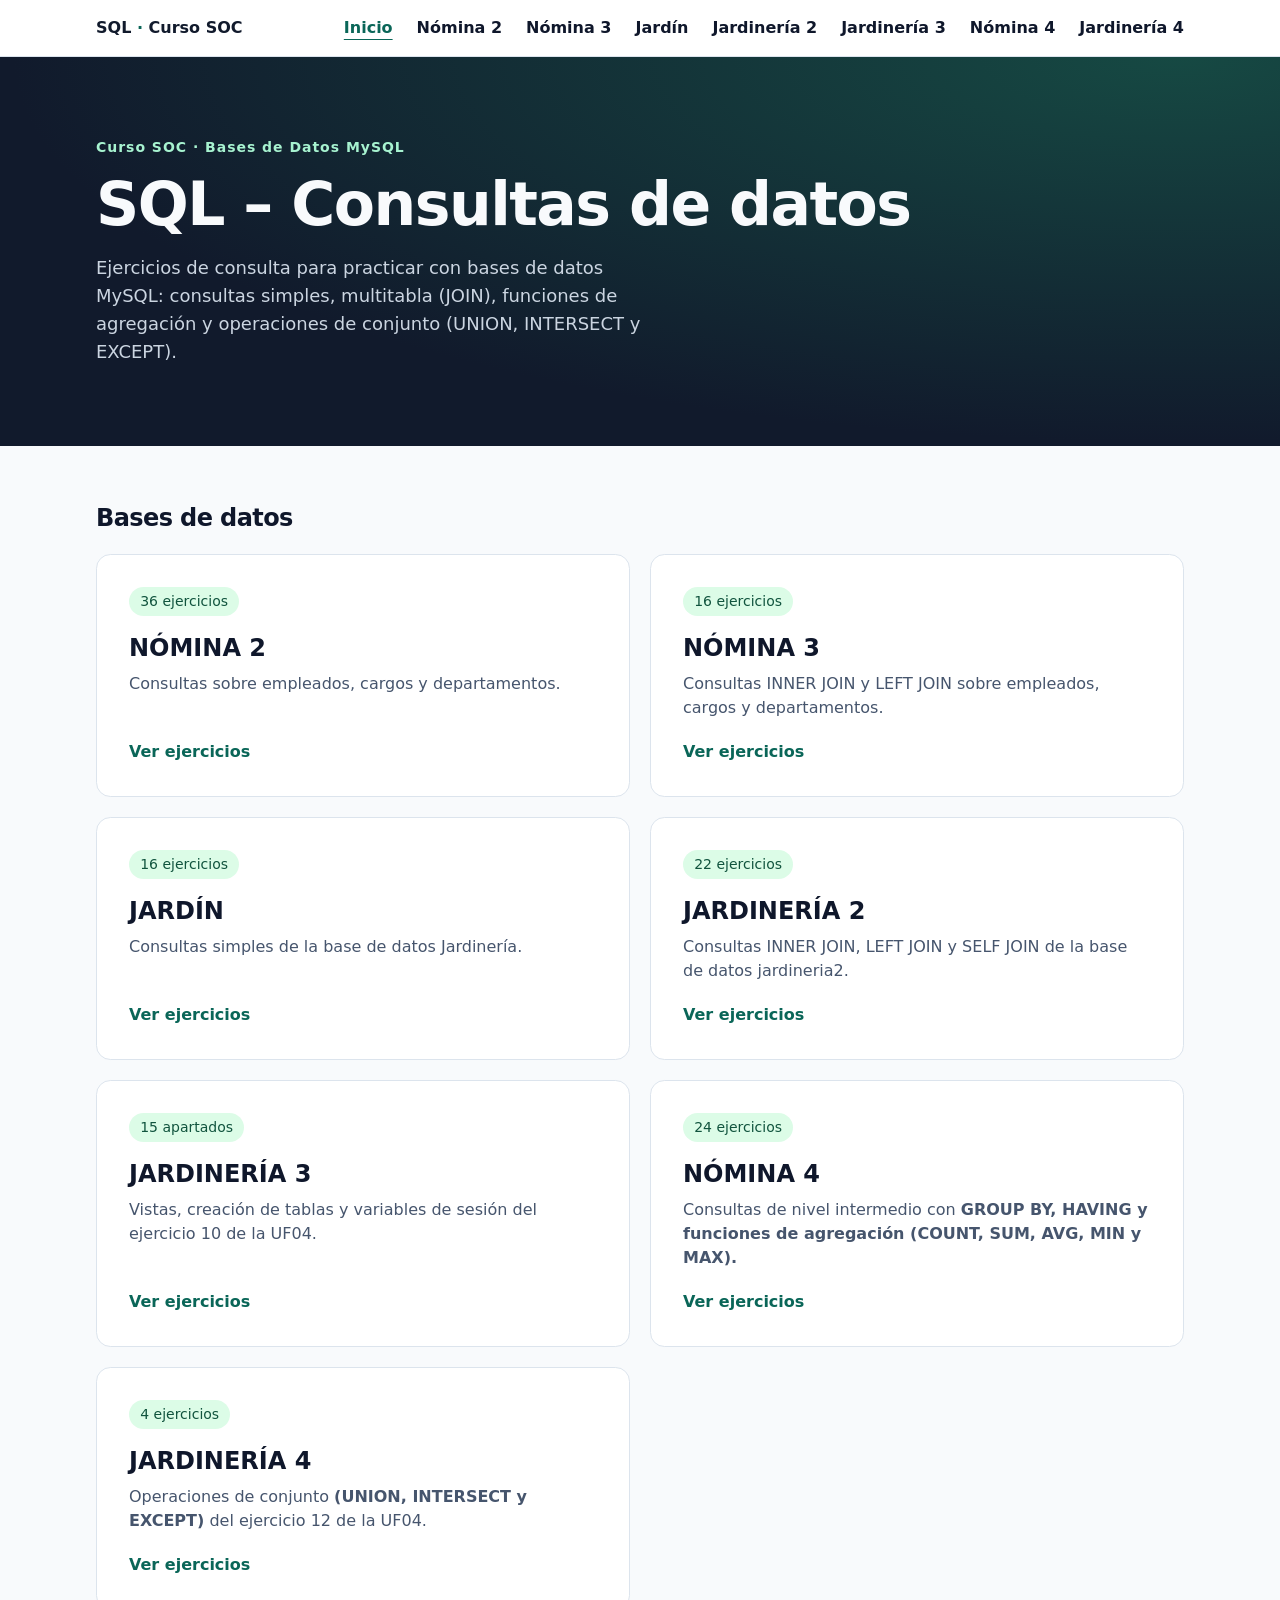
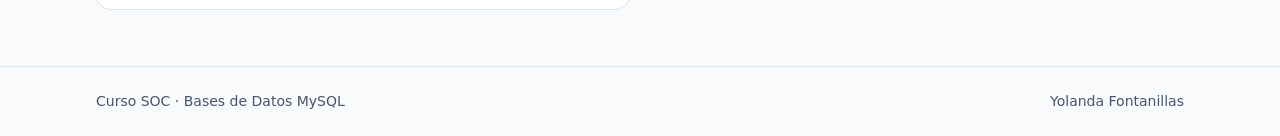
<file: index.html>
<!doctype html>
<html lang="es">
<head>
  <meta charset="utf-8">
  <meta name="viewport" content="width=device-width, initial-scale=1">
  <meta name="author" content="Yolanda Fontanillas">
 <title>SQL | Consultas simples, multitabla (JOIN) y operaciones de conjunto</title>
  <link rel="stylesheet" href="./tailwind.css">
  <link rel="stylesheet" href="./estilos.css">
</head>
<body class="flex min-h-screen flex-col bg-slate-50 text-slate-900">
  <header class="site-header">
    <nav aria-label="Navegación principal" class="shell flex flex-wrap items-center justify-between gap-x-6 gap-y-3 py-4">
      <a class="brand" href="./index.html">SQL <span>·</span> Curso SOC</a>
      <ul class="flex flex-wrap items-center gap-x-4 gap-y-2 sm:gap-x-6">
        <li><a href="./index.html" aria-current="page">Inicio</a></li>
        <li><a href="./nomina2.html">Nómina 2</a></li>
        <li><a href="./nomina3.html">Nómina 3</a></li>
        <li><a href="./jardin.html">Jardín</a></li>
        <li><a href="./jardineria2.html">Jardinería 2</a></li>
        <li><a href="./jardineria3.html">Jardinería 3</a></li>
        <li><a href="./nomina4.html">Nómina 4</a></li>
        <li><a href="./jardineria4.html">Jardinería 4</a></li>
      </ul>
    </nav>
  </header>
  <main class="flex-1">
    <section class="hero">
      <div class="shell py-14 sm:py-20">
        <p class="eyebrow">Curso SOC · Bases de Datos MySQL</p>
        <h1 class="mt-4 text-4xl font-bold tracking-tight sm:text-6xl">SQL – Consultas de datos</h1>
        <p class="mt-5 max-w-xl text-lg">Ejercicios de consulta para practicar con bases de datos MySQL: consultas simples, multitabla (JOIN), funciones de agregación y operaciones de conjunto (UNION, INTERSECT y EXCEPT).</p>
      </div>
    </section>
    <section class="shell py-10 sm:py-14" aria-labelledby="bases">
      <h2 id="bases" class="mb-5 text-2xl font-bold tracking-tight">Bases de datos</h2>
      <div class="grid gap-5 sm:grid-cols-2">
        <a class="card" href="./nomina2.html">
          <span class="badge badge-active">36 ejercicios</span>
          <h3 class="mt-4 text-2xl font-bold">NÓMINA 2</h3>
          <p class="mt-2">Consultas sobre empleados, cargos y departamentos.</p>
          <span class="card-action">Ver ejercicios</span>
        </a>
        <a class="card" href="./nomina3.html">
          <span class="badge badge-active">16 ejercicios</span>
          <h3 class="mt-4 text-2xl font-bold">NÓMINA 3</h3>
          <p class="mt-2">Consultas INNER JOIN y LEFT JOIN sobre empleados, cargos y departamentos.</p>
          <span class="card-action">Ver ejercicios</span>
        </a>
        <a class="card" href="./jardin.html">
          <span class="badge badge-active">16 ejercicios</span>
          <h3 class="mt-4 text-2xl font-bold">JARDÍN</h3>
          <p class="mt-2">Consultas simples de la base de datos Jardinería.</p>
          <span class="card-action">Ver ejercicios</span>
        </a>
        <a class="card" href="./jardineria2.html">
          <span class="badge badge-active">22 ejercicios</span>
          <h3 class="mt-4 text-2xl font-bold">JARDINERÍA 2</h3>
          <p class="mt-2">Consultas INNER JOIN, LEFT JOIN y SELF JOIN de la base de datos jardineria2.</p>
          <span class="card-action">Ver ejercicios</span>
        </a>
        <a class="card" href="./jardineria3.html">
          <span class="badge badge-active">15 apartados</span>
          <h3 class="mt-4 text-2xl font-bold">JARDINERÍA 3</h3>
          <p class="mt-2">Vistas, creación de tablas y variables de sesión del ejercicio 10 de la UF04.</p>
          <span class="card-action">Ver ejercicios</span>
        </a>
        <a class="card" href="./nomina4.html">
          <span class="badge badge-active">24 ejercicios</span>
          <h3 class="mt-4 text-2xl font-bold">NÓMINA 4</h3>
          <p class="mt-2">Consultas de nivel intermedio con <strong>GROUP BY, HAVING y funciones de agregación (COUNT, SUM, AVG, MIN y MAX).</strong></p>
          <span class="card-action">Ver ejercicios</span>
        </a>
        <a class="card" href="./jardineria4.html">
          <span class="badge badge-active">4 ejercicios</span>
          <h3 class="mt-4 text-2xl font-bold">JARDINERÍA 4</h3>
          <p class="mt-2">Operaciones de conjunto <strong>(UNION, INTERSECT y EXCEPT)</strong> del ejercicio 12 de la UF04.</p>
          <span class="card-action">Ver ejercicios</span>
        </a>
      </div>
    </section>
  </main>
  <footer class="site-footer">
    <div class="shell flex flex-wrap justify-between gap-x-8 gap-y-2 py-6">
      <p>Curso SOC · Bases de Datos MySQL</p>
      <p>Yolanda Fontanillas</p>
    </div>
  </footer>
</body>
</html>
</file>
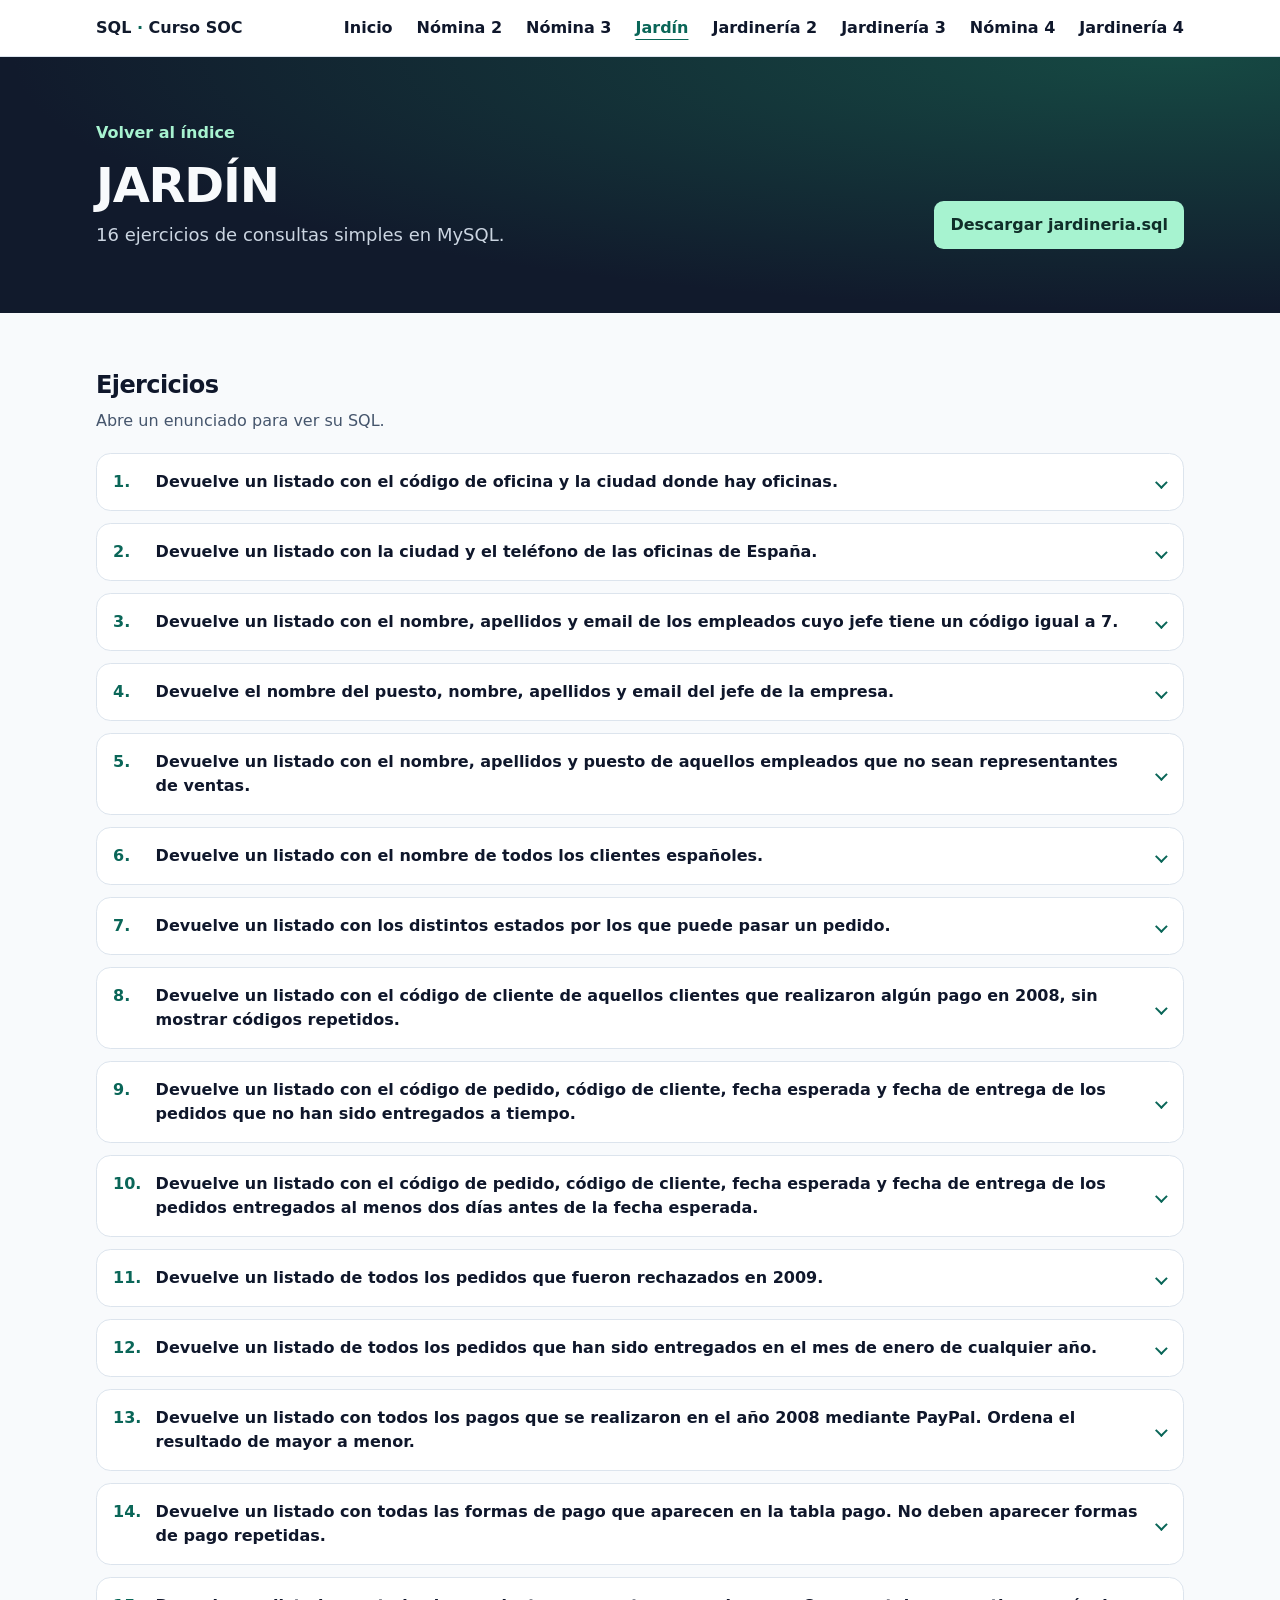
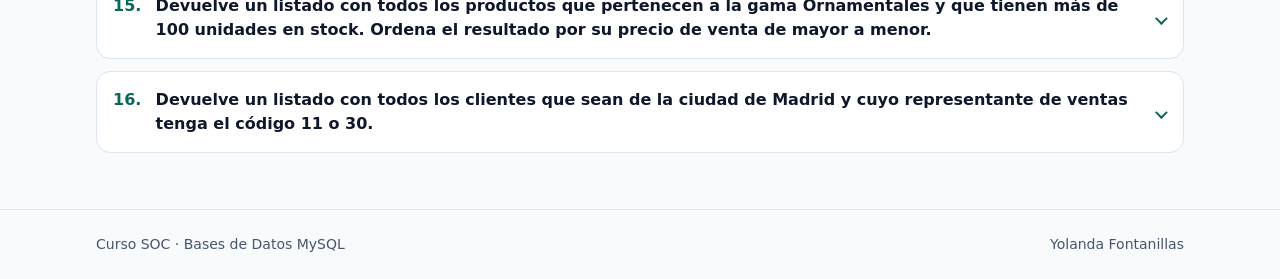
<file: jardin.html>
<!doctype html>
<html lang="es">
<head>
  <meta charset="utf-8">
  <meta name="viewport" content="width=device-width, initial-scale=1">
  <meta name="author" content="Yolanda Fontanillas">
  <title>Jardín | SQL – Consultas de datos</title>
  <link rel="stylesheet" href="./tailwind.css">
  <link rel="stylesheet" href="./estilos.css">
  <script src="./consultas.js" defer></script>
</head>
<body class="flex min-h-screen flex-col bg-slate-50 text-slate-900">
  <header class="site-header">
    <nav aria-label="Navegación principal" class="shell flex flex-wrap items-center justify-between gap-x-6 gap-y-3 py-4">
      <a class="brand" href="./index.html">SQL <span>·</span> Curso SOC</a>
      <ul class="flex flex-wrap items-center gap-x-4 gap-y-2 sm:gap-x-6">
        <li><a href="./index.html">Inicio</a></li>
        <li><a href="./nomina2.html">Nómina 2</a></li>
        <li><a href="./nomina3.html">Nómina 3</a></li>
        <li><a href="./jardin.html" aria-current="page">Jardín</a></li>
        <li><a href="./jardineria2.html">Jardinería 2</a></li>
        <li><a href="./jardineria3.html">Jardinería 3</a></li>
        <li><a href="./nomina4.html">Nómina 4</a></li>
        <li><a href="./jardineria4.html">Jardinería 4</a></li>
      </ul>
    </nav>
  </header>
  <main class="flex-1">
    <section class="hero">
      <div class="shell py-12 sm:py-16">
        <a class="back-link" href="./index.html">Volver al índice</a>
        <div class="mt-4 flex flex-wrap items-end justify-between gap-6">
          <div>
            <h1 class="text-4xl font-bold tracking-tight sm:text-5xl">JARDÍN</h1>
            <p class="mt-3 text-lg">16 ejercicios de consultas simples en MySQL.</p>
          </div>
          <a class="download" href="./jardineria.sql" download>Descargar jardineria.sql</a>
        </div>
      </div>
    </section>
    <section class="shell py-10 sm:py-14" aria-labelledby="ejercicios">
      <h2 id="ejercicios" class="text-2xl font-bold tracking-tight">Ejercicios</h2>
      <p class="mt-2 mb-5 text-slate-600">Abre un enunciado para ver su SQL.</p>
      <p id="estado-copia" class="sr-only" role="status"></p>
      <!-- Ejercicios transcritos de jardineria.sql, en su orden original. -->
      <div class="grid gap-3">
        <details class="exercise" id="ejercicio-1">
          <summary>
            <span class="exercise-number">1.</span>
            <span>Devuelve un listado con el c&#243;digo de oficina y la ciudad donde hay oficinas.</span>
          </summary>
          <div class="exercise-body">
            <div class="code-toolbar flex flex-wrap items-center justify-between gap-3">
              <span>MySQL</span>
              <button class="copy-button" type="button" aria-label="Copiar SQL del ejercicio 1" hidden>Copiar SQL</button>
            </div>
            <pre tabindex="0" aria-label="SQL del ejercicio 1"><code>SELECT pk_oficina, ciudad
FROM oficina;</code></pre>
          </div>
        </details>

        <details class="exercise" id="ejercicio-2">
          <summary>
            <span class="exercise-number">2.</span>
            <span>Devuelve un listado con la ciudad y el tel&#233;fono de las oficinas de Espa&#241;a.</span>
          </summary>
          <div class="exercise-body">
            <div class="code-toolbar flex flex-wrap items-center justify-between gap-3">
              <span>MySQL</span>
              <button class="copy-button" type="button" aria-label="Copiar SQL del ejercicio 2" hidden>Copiar SQL</button>
            </div>
            <pre tabindex="0" aria-label="SQL del ejercicio 2"><code>SELECT ciudad, telefono
FROM oficina
WHERE pais = &#39;Espa&#241;a&#39;;</code></pre>
          </div>
        </details>

        <details class="exercise" id="ejercicio-3">
          <summary>
            <span class="exercise-number">3.</span>
            <span>Devuelve un listado con el nombre, apellidos y email de los empleados cuyo jefe tiene un c&#243;digo igual a 7.</span>
          </summary>
          <div class="exercise-body">
            <div class="code-toolbar flex flex-wrap items-center justify-between gap-3">
              <span>MySQL</span>
              <button class="copy-button" type="button" aria-label="Copiar SQL del ejercicio 3" hidden>Copiar SQL</button>
            </div>
            <pre tabindex="0" aria-label="SQL del ejercicio 3"><code>SELECT nombre, apellido1, apellido2, email
FROM empleado
WHERE fk_jefe = 7;</code></pre>
          </div>
        </details>

        <details class="exercise" id="ejercicio-4">
          <summary>
            <span class="exercise-number">4.</span>
            <span>Devuelve el nombre del puesto, nombre, apellidos y email del jefe de la empresa.</span>
          </summary>
          <div class="exercise-body">
            <div class="code-toolbar flex flex-wrap items-center justify-between gap-3">
              <span>MySQL</span>
              <button class="copy-button" type="button" aria-label="Copiar SQL del ejercicio 4" hidden>Copiar SQL</button>
            </div>
            <pre tabindex="0" aria-label="SQL del ejercicio 4"><code>SELECT puesto, nombre, apellido1, apellido2, email
FROM empleado
WHERE fk_jefe IS NULL;</code></pre>
          </div>
        </details>

        <details class="exercise" id="ejercicio-5">
          <summary>
            <span class="exercise-number">5.</span>
            <span>Devuelve un listado con el nombre, apellidos y puesto de aquellos empleados que no sean representantes de ventas.</span>
          </summary>
          <div class="exercise-body">
            <div class="code-toolbar flex flex-wrap items-center justify-between gap-3">
              <span>MySQL</span>
              <button class="copy-button" type="button" aria-label="Copiar SQL del ejercicio 5" hidden>Copiar SQL</button>
            </div>
            <pre tabindex="0" aria-label="SQL del ejercicio 5"><code>SELECT nombre, apellido1, apellido2, puesto
FROM empleado
WHERE puesto &lt;&gt; &#39;Representante Ventas&#39;;</code></pre>
          </div>
        </details>

        <details class="exercise" id="ejercicio-6">
          <summary>
            <span class="exercise-number">6.</span>
            <span>Devuelve un listado con el nombre de todos los clientes espa&#241;oles.</span>
          </summary>
          <div class="exercise-body">
            <div class="code-toolbar flex flex-wrap items-center justify-between gap-3">
              <span>MySQL</span>
              <button class="copy-button" type="button" aria-label="Copiar SQL del ejercicio 6" hidden>Copiar SQL</button>
            </div>
            <pre tabindex="0" aria-label="SQL del ejercicio 6"><code>SELECT nombre_cliente
FROM cliente
WHERE pais = &#39;Spain&#39;;</code></pre>
          </div>
        </details>

        <details class="exercise" id="ejercicio-7">
          <summary>
            <span class="exercise-number">7.</span>
            <span>Devuelve un listado con los distintos estados por los que puede pasar un pedido.</span>
          </summary>
          <div class="exercise-body">
            <div class="code-toolbar flex flex-wrap items-center justify-between gap-3">
              <span>MySQL</span>
              <button class="copy-button" type="button" aria-label="Copiar SQL del ejercicio 7" hidden>Copiar SQL</button>
            </div>
            <pre tabindex="0" aria-label="SQL del ejercicio 7"><code>SELECT DISTINCT estado
FROM pedido;</code></pre>
          </div>
        </details>

        <details class="exercise" id="ejercicio-8">
          <summary>
            <span class="exercise-number">8.</span>
            <span>Devuelve un listado con el c&#243;digo de cliente de aquellos clientes que realizaron alg&#250;n pago en 2008, sin mostrar c&#243;digos repetidos.</span>
          </summary>
          <div class="exercise-body">
            <div class="code-toolbar flex flex-wrap items-center justify-between gap-3">
              <span>8A. Utilizando la función YEAR de MySQL.</span>
              <button class="copy-button" type="button" aria-label="Copiar SQL del ejercicio 8A" hidden>Copiar SQL</button>
            </div>
            <pre tabindex="0" aria-label="SQL del ejercicio 8A"><code>SELECT DISTINCT fk_cliente
FROM pago
WHERE YEAR(fecha_pago) = 2008;</code></pre>
          </div>
          <div class="exercise-body">
            <div class="code-toolbar flex flex-wrap items-center justify-between gap-3">
              <span>8B. Utilizando la función DATE_FORMAT de MySQL.</span>
              <button class="copy-button" type="button" aria-label="Copiar SQL del ejercicio 8B" hidden>Copiar SQL</button>
            </div>
            <pre tabindex="0" aria-label="SQL del ejercicio 8B"><code>SELECT DISTINCT fk_cliente
FROM pago
WHERE DATE_FORMAT(fecha_pago, &#39;%Y&#39;) = &#39;2008&#39;;</code></pre>
          </div>
          <div class="exercise-body">
            <div class="code-toolbar flex flex-wrap items-center justify-between gap-3">
              <span>8C. Sin utilizar YEAR ni DATE_FORMAT.</span>
              <button class="copy-button" type="button" aria-label="Copiar SQL del ejercicio 8C" hidden>Copiar SQL</button>
            </div>
            <pre tabindex="0" aria-label="SQL del ejercicio 8C"><code>SELECT DISTINCT fk_cliente
FROM pago
WHERE fecha_pago BETWEEN &#39;2008-01-01&#39; AND &#39;2008-12-31&#39;;</code></pre>
          </div>
        </details>

        <details class="exercise" id="ejercicio-9">
          <summary>
            <span class="exercise-number">9.</span>
            <span>Devuelve un listado con el c&#243;digo de pedido, c&#243;digo de cliente, fecha esperada y fecha de entrega de los pedidos que no han sido entregados a tiempo.</span>
          </summary>
          <div class="exercise-body">
            <div class="code-toolbar flex flex-wrap items-center justify-between gap-3">
              <span>MySQL</span>
              <button class="copy-button" type="button" aria-label="Copiar SQL del ejercicio 9" hidden>Copiar SQL</button>
            </div>
            <pre tabindex="0" aria-label="SQL del ejercicio 9"><code>SELECT pk_pedido, fk_cliente, fecha_esperada, fecha_entrega
FROM pedido
WHERE fecha_esperada &lt; fecha_entrega;</code></pre>
          </div>
        </details>

        <details class="exercise" id="ejercicio-10">
          <summary>
            <span class="exercise-number">10.</span>
            <span>Devuelve un listado con el c&#243;digo de pedido, c&#243;digo de cliente, fecha esperada y fecha de entrega de los pedidos entregados al menos dos d&#237;as antes de la fecha esperada.</span>
          </summary>
          <div class="exercise-body">
            <div class="code-toolbar flex flex-wrap items-center justify-between gap-3">
              <span>10A. Utilizando la función ADDDATE de MySQL.</span>
              <button class="copy-button" type="button" aria-label="Copiar SQL del ejercicio 10A" hidden>Copiar SQL</button>
            </div>
            <pre tabindex="0" aria-label="SQL del ejercicio 10A"><code>SELECT pk_pedido, fk_cliente, fecha_esperada, fecha_entrega
FROM pedido
WHERE ADDDATE(fecha_entrega, 2) &lt;= fecha_esperada;</code></pre>
          </div>
          <div class="exercise-body">
            <div class="code-toolbar flex flex-wrap items-center justify-between gap-3">
              <span>10B. Utilizando la función DATEDIFF de MySQL.</span>
              <button class="copy-button" type="button" aria-label="Copiar SQL del ejercicio 10B" hidden>Copiar SQL</button>
            </div>
            <pre tabindex="0" aria-label="SQL del ejercicio 10B"><code>SELECT pk_pedido, fk_cliente, fecha_esperada, fecha_entrega
FROM pedido
WHERE DATEDIFF(fecha_esperada, fecha_entrega) &gt;= 2;</code></pre>
          </div>
          <div class="exercise-body">
            <div class="code-toolbar flex flex-wrap items-center justify-between gap-3">
              <span>10C. Utilizando el operador de resta -.</span>
              <button class="copy-button" type="button" aria-label="Copiar SQL del ejercicio 10C" hidden>Copiar SQL</button>
            </div>
            <pre tabindex="0" aria-label="SQL del ejercicio 10C"><code>SELECT pk_pedido, fk_cliente, fecha_esperada, fecha_entrega
FROM pedido
WHERE fecha_esperada - INTERVAL 2 DAY &gt;= fecha_entrega;</code></pre>
          </div>
        </details>

        <details class="exercise" id="ejercicio-11">
          <summary>
            <span class="exercise-number">11.</span>
            <span>Devuelve un listado de todos los pedidos que fueron rechazados en 2009.</span>
          </summary>
          <div class="exercise-body">
            <div class="code-toolbar flex flex-wrap items-center justify-between gap-3">
              <span>MySQL</span>
              <button class="copy-button" type="button" aria-label="Copiar SQL del ejercicio 11" hidden>Copiar SQL</button>
            </div>
            <pre tabindex="0" aria-label="SQL del ejercicio 11"><code>SELECT *
FROM pedido
WHERE estado = &#39;Rechazado&#39;
    AND YEAR(fecha_pedido) = 2009;</code></pre>
          </div>
        </details>

        <details class="exercise" id="ejercicio-12">
          <summary>
            <span class="exercise-number">12.</span>
            <span>Devuelve un listado de todos los pedidos que han sido entregados en el mes de enero de cualquier a&#241;o.</span>
          </summary>
          <div class="exercise-body">
            <div class="code-toolbar flex flex-wrap items-center justify-between gap-3">
              <span>MySQL</span>
              <button class="copy-button" type="button" aria-label="Copiar SQL del ejercicio 12" hidden>Copiar SQL</button>
            </div>
            <pre tabindex="0" aria-label="SQL del ejercicio 12"><code>SELECT *
FROM pedido
WHERE estado = &#39;Entregado&#39;
    AND MONTH(fecha_entrega) = 1;</code></pre>
          </div>
        </details>

        <details class="exercise" id="ejercicio-13">
          <summary>
            <span class="exercise-number">13.</span>
            <span>Devuelve un listado con todos los pagos que se realizaron en el a&#241;o 2008 mediante PayPal. Ordena el resultado de mayor a menor.</span>
          </summary>
          <div class="exercise-body">
            <div class="code-toolbar flex flex-wrap items-center justify-between gap-3">
              <span>MySQL</span>
              <button class="copy-button" type="button" aria-label="Copiar SQL del ejercicio 13" hidden>Copiar SQL</button>
            </div>
            <pre tabindex="0" aria-label="SQL del ejercicio 13"><code>SELECT *
FROM pago
WHERE YEAR(fecha_pago) = 2008
    AND forma_pago = &#39;PayPal&#39;
ORDER BY total DESC;</code></pre>
          </div>
        </details>

        <details class="exercise" id="ejercicio-14">
          <summary>
            <span class="exercise-number">14.</span>
            <span>Devuelve un listado con todas las formas de pago que aparecen en la tabla pago. No deben aparecer formas de pago repetidas.</span>
          </summary>
          <div class="exercise-body">
            <div class="code-toolbar flex flex-wrap items-center justify-between gap-3">
              <span>MySQL</span>
              <button class="copy-button" type="button" aria-label="Copiar SQL del ejercicio 14" hidden>Copiar SQL</button>
            </div>
            <pre tabindex="0" aria-label="SQL del ejercicio 14"><code>SELECT DISTINCT forma_pago
FROM pago;</code></pre>
          </div>
        </details>

        <details class="exercise" id="ejercicio-15">
          <summary>
            <span class="exercise-number">15.</span>
            <span>Devuelve un listado con todos los productos que pertenecen a la gama Ornamentales y que tienen m&#225;s de 100 unidades en stock. Ordena el resultado por su precio de venta de mayor a menor.</span>
          </summary>
          <div class="exercise-body">
            <div class="code-toolbar flex flex-wrap items-center justify-between gap-3">
              <span>MySQL</span>
              <button class="copy-button" type="button" aria-label="Copiar SQL del ejercicio 15" hidden>Copiar SQL</button>
            </div>
            <pre tabindex="0" aria-label="SQL del ejercicio 15"><code>SELECT *
FROM producto
WHERE fk_gama = 5
    AND cantidad_en_stock &gt; 100
ORDER BY precio_venta DESC;</code></pre>
          </div>
        </details>

        <details class="exercise" id="ejercicio-16">
          <summary>
            <span class="exercise-number">16.</span>
            <span>Devuelve un listado con todos los clientes que sean de la ciudad de Madrid y cuyo representante de ventas tenga el c&#243;digo 11 o 30.</span>
          </summary>
          <div class="exercise-body">
            <div class="code-toolbar flex flex-wrap items-center justify-between gap-3">
              <span>16A. Utilizando IN.</span>
              <button class="copy-button" type="button" aria-label="Copiar SQL del ejercicio 16A" hidden>Copiar SQL</button>
            </div>
            <pre tabindex="0" aria-label="SQL del ejercicio 16A"><code>SELECT *
FROM cliente
WHERE ciudad = &#39;Madrid&#39;
    AND fk_representante_ventas IN (11, 30);</code></pre>
          </div>
          <div class="exercise-body">
            <div class="code-toolbar flex flex-wrap items-center justify-between gap-3">
              <span>16B. Utilizando OR.</span>
              <button class="copy-button" type="button" aria-label="Copiar SQL del ejercicio 16B" hidden>Copiar SQL</button>
            </div>
            <pre tabindex="0" aria-label="SQL del ejercicio 16B"><code>SELECT *
FROM cliente
WHERE ciudad = &#39;Madrid&#39;
    AND (fk_representante_ventas = 11
         OR fk_representante_ventas = 30);</code></pre>
          </div>
        </details>
      </div>
    </section>
  </main>
  <footer class="site-footer">
    <div class="shell flex flex-wrap justify-between gap-x-8 gap-y-2 py-6">
      <p>Curso SOC · Bases de Datos MySQL</p>
      <p>Yolanda Fontanillas</p>
    </div>
  </footer>
</body>
</html>
</file>
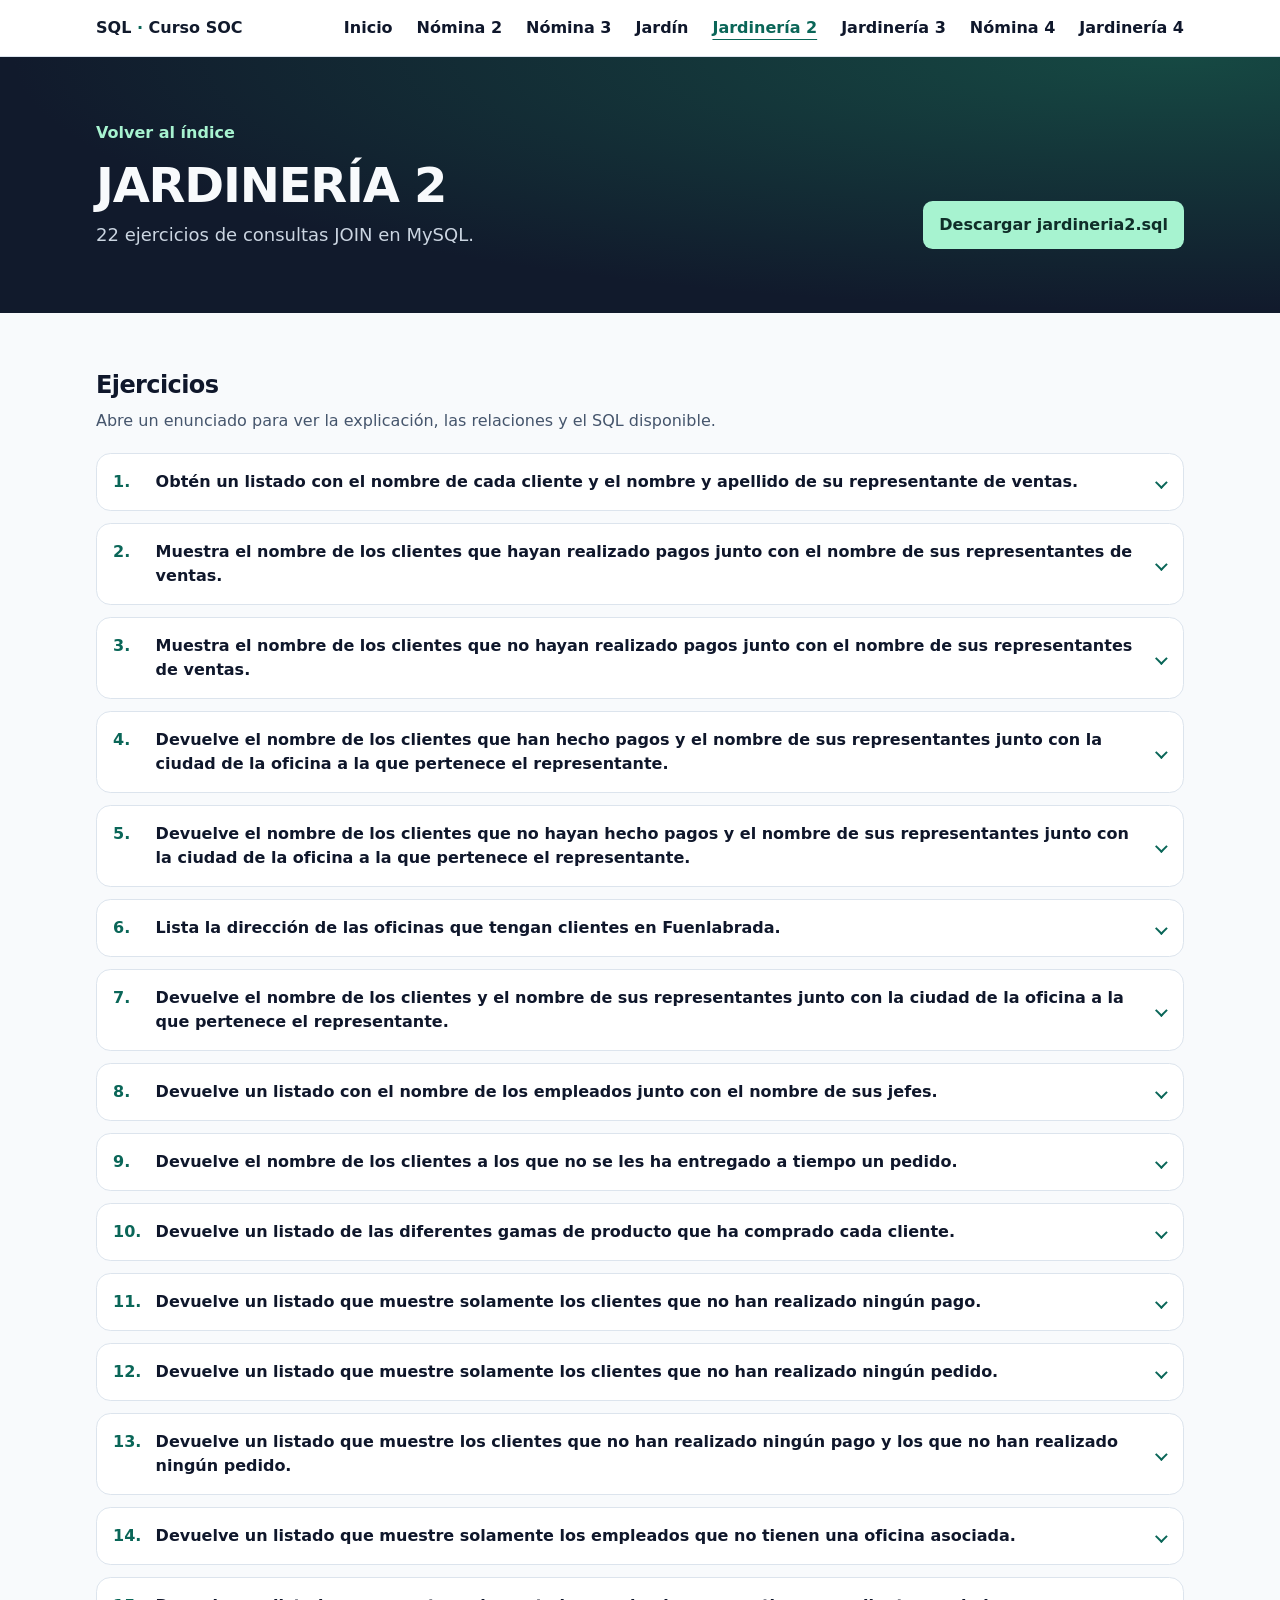
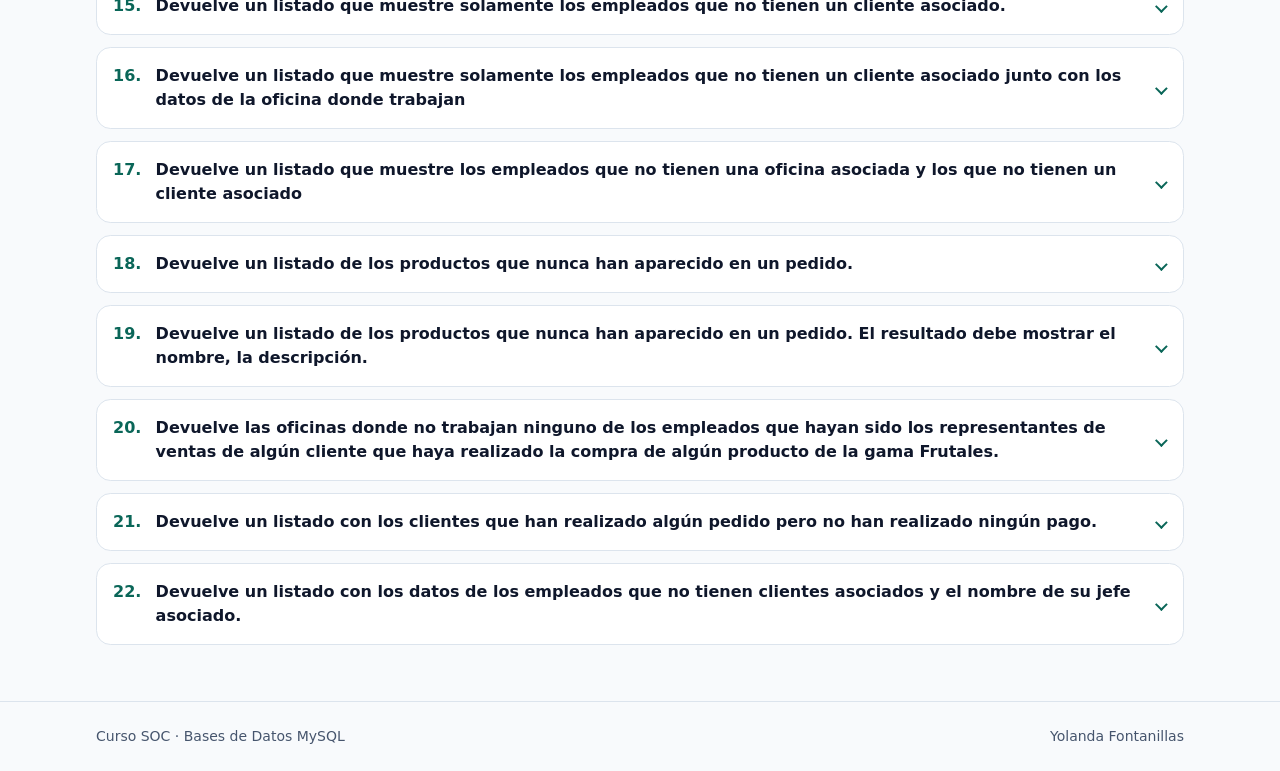
<file: jardineria2.html>
<!doctype html>
<html lang="es">
<head>
  <meta charset="utf-8">
  <meta name="viewport" content="width=device-width, initial-scale=1">
  <meta name="author" content="Yolanda Fontanillas">
  <title>Jardinería 2 | SQL – Consultas de datos</title>
  <link rel="stylesheet" href="./tailwind.css">
  <link rel="stylesheet" href="./estilos.css">
  <script src="./consultas.js" defer></script>
</head>
<body class="flex min-h-screen flex-col bg-slate-50 text-slate-900">
  <header class="site-header">
    <nav aria-label="Navegación principal" class="shell flex flex-wrap items-center justify-between gap-x-6 gap-y-3 py-4">
      <a class="brand" href="./index.html">SQL <span>·</span> Curso SOC</a>
      <ul class="flex flex-wrap items-center gap-x-4 gap-y-2 sm:gap-x-6">
        <li><a href="./index.html">Inicio</a></li>
        <li><a href="./nomina2.html">Nómina 2</a></li>
        <li><a href="./nomina3.html">Nómina 3</a></li>
        <li><a href="./jardin.html">Jardín</a></li>
        <li><a href="./jardineria2.html" aria-current="page">Jardinería 2</a></li>
        <li><a href="./jardineria3.html">Jardinería 3</a></li>
        <li><a href="./nomina4.html">Nómina 4</a></li>
        <li><a href="./jardineria4.html">Jardinería 4</a></li>
      </ul>
    </nav>
  </header>
  <main class="flex-1">
    <section class="hero">
      <div class="shell py-12 sm:py-16">
        <a class="back-link" href="./index.html">Volver al índice</a>
        <div class="mt-4 flex flex-wrap items-end justify-between gap-6">
          <div>
            <h1 class="text-4xl font-bold tracking-tight sm:text-5xl">JARDINERÍA 2</h1>
            <p class="mt-3 text-lg">22 ejercicios de consultas JOIN en MySQL.</p>
          </div>
          <a class="download" href="./jardineria2.sql" download>Descargar jardineria2.sql</a>
        </div>
      </div>
    </section>
    <section class="shell py-10 sm:py-14" aria-labelledby="ejercicios">
      <h2 id="ejercicios" class="text-2xl font-bold tracking-tight">Ejercicios</h2>
      <p class="mt-2 mb-5 text-slate-600">Abre un enunciado para ver la explicación, las relaciones y el SQL disponible.</p>
      <p id="estado-copia" class="sr-only" role="status"></p>
      <div class="grid gap-3">

        <details class="exercise" id="ejercicio-1">
          <summary>
            <span class="exercise-number">1.</span>
            <span>Obtén un listado con el nombre de cada cliente y el nombre y apellido de su representante de ventas.</span>
          </summary>
          <div class="exercise-notes">
            <p>Une cada cliente con su representante y muestra el nombre y el primer apellido de este.</p>
            <p><strong>Tablas y relaciones (FK → PK)</strong></p>
            <ul>
              <li><code>cliente.fk_representante_ventas → empleado.pk_empleado</code></li>
            </ul>
          </div>
          <div class="exercise-body">
            <div class="code-toolbar flex flex-wrap items-center justify-between gap-3">
              <span>MySQL</span>
              <button class="copy-button" type="button" aria-label="Copiar SQL del ejercicio 1" hidden>Copiar SQL</button>
            </div>
            <pre tabindex="0" aria-label="SQL del ejercicio 1"><code>SELECT
    c.nombre_cliente,
    e.nombre,
    e.apellido1
FROM cliente AS c
INNER JOIN empleado AS e
    ON c.fk_representante_ventas = e.pk_empleado;</code></pre>
          </div>
        </details>

        <details class="exercise" id="ejercicio-2">
          <summary>
            <span class="exercise-number">2.</span>
            <span>Muestra el nombre de los clientes que hayan realizado pagos junto con el nombre de sus representantes de ventas.</span>
          </summary>
          <div class="exercise-notes">
            <p>INNER JOIN exige un pago asociado. DISTINCT elimina las filas repetidas cuando hay varios pagos.</p>
            <p><strong>Tablas y relaciones (FK → PK)</strong></p>
            <ul>
              <li><code>cliente.fk_representante_ventas → empleado.pk_empleado</code></li>
              <li><code>pago.fk_cliente → cliente.pk_cliente</code></li>
            </ul>
          </div>
          <div class="exercise-body">
            <div class="code-toolbar flex flex-wrap items-center justify-between gap-3">
              <span>MySQL</span>
              <button class="copy-button" type="button" aria-label="Copiar SQL del ejercicio 2" hidden>Copiar SQL</button>
            </div>
            <pre tabindex="0" aria-label="SQL del ejercicio 2"><code>SELECT DISTINCT
    c.nombre_cliente,
    e.nombre,
    e.apellido1
FROM cliente AS c
INNER JOIN empleado AS e
    ON c.fk_representante_ventas = e.pk_empleado
INNER JOIN pago AS p
    ON c.pk_cliente = p.fk_cliente;</code></pre>
          </div>
        </details>

        <details class="exercise" id="ejercicio-3">
          <summary>
            <span class="exercise-number">3.</span>
            <span>Muestra el nombre de los clientes que no hayan realizado pagos junto con el nombre de sus representantes de ventas.</span>
          </summary>
          <div class="exercise-notes">
            <p>LEFT JOIN conserva clientes con representante aunque carezcan de pagos. IS NULL selecciona esos clientes.</p>
            <p><strong>Tablas y relaciones (FK → PK)</strong></p>
            <ul>
              <li><code>cliente.fk_representante_ventas → empleado.pk_empleado</code></li>
              <li><code>pago.fk_cliente → cliente.pk_cliente</code></li>
            </ul>
          </div>
          <div class="exercise-body">
            <div class="code-toolbar flex flex-wrap items-center justify-between gap-3">
              <span>MySQL</span>
              <button class="copy-button" type="button" aria-label="Copiar SQL del ejercicio 3" hidden>Copiar SQL</button>
            </div>
            <pre tabindex="0" aria-label="SQL del ejercicio 3"><code>SELECT
    c.nombre_cliente,
    e.nombre,
    e.apellido1
FROM cliente AS c
INNER JOIN empleado AS e
    ON c.fk_representante_ventas = e.pk_empleado
LEFT JOIN pago AS p
    ON c.pk_cliente = p.fk_cliente
WHERE p.fk_cliente IS NULL;</code></pre>
          </div>
        </details>

        <details class="exercise" id="ejercicio-4">
          <summary>
            <span class="exercise-number">4.</span>
            <span>Devuelve el nombre de los clientes que han hecho pagos y el nombre de sus representantes junto con la ciudad de la oficina a la que pertenece el representante.</span>
          </summary>
          <div class="exercise-notes">
            <p>Los INNER JOIN enlazan clientes, representantes, pagos y oficinas. El fragmento original está incompleto porque falta la lista de columnas tras SELECT DISTINCT.</p>
            <p><strong>Tablas y relaciones (FK → PK)</strong></p>
            <ul>
              <li><code>cliente.fk_representante_ventas → empleado.pk_empleado</code></li>
              <li><code>pago.fk_cliente → cliente.pk_cliente</code></li>
              <li><code>empleado.fk_oficina → oficina.pk_oficina</code></li>
            </ul>
          </div>
          <div class="exercise-body">
            <div class="code-toolbar flex flex-wrap items-center justify-between gap-3">
              <span>MySQL</span>
              <button class="copy-button" type="button" aria-label="Copiar SQL del ejercicio 4" hidden>Copiar SQL</button>
            </div>
            <pre tabindex="0" aria-label="SQL del ejercicio 4"><code>SELECT DISTINCT
FROM cliente AS c
INNER JOIN empleado AS e
    ON c.fk_representante_ventas = e.pk_empleado
INNER JOIN pago AS p
    ON c.pk_cliente = p.fk_cliente
INNER JOIN oficina AS o
    ON e.fk_oficina = o.pk_oficina;</code></pre>
          </div>
        </details>

        <details class="exercise" id="ejercicio-5">
          <summary>
            <span class="exercise-number">5.</span>
            <span>Devuelve el nombre de los clientes que no hayan hecho pagos y el nombre de sus representantes junto con la ciudad de la oficina a la que pertenece el representante.</span>
          </summary>
          <div class="exercise-notes">
            <p>LEFT JOIN e IS NULL seleccionan clientes sin pagos. Los INNER JOIN enlazan al cliente con su representante y con la oficina de este.</p>
            <p><strong>Tablas y relaciones (FK → PK)</strong></p>
            <ul>
              <li><code>cliente.fk_representante_ventas → empleado.pk_empleado</code></li>
              <li><code>pago.fk_cliente → cliente.pk_cliente</code></li>
              <li><code>empleado.fk_oficina → oficina.pk_oficina</code></li>
            </ul>
          </div>
          <div class="exercise-body">
            <div class="code-toolbar flex flex-wrap items-center justify-between gap-3">
              <span>MySQL</span>
              <button class="copy-button" type="button" aria-label="Copiar SQL del ejercicio 5" hidden>Copiar SQL</button>
            </div>
            <pre tabindex="0" aria-label="SQL del ejercicio 5"><code>SELECT
 c.nombre_cliente,
    e.nombre,
    e.apellido1,
    o.ciudad
FROM cliente AS c
INNER JOIN empleado AS e
    ON c.fk_representante_ventas = e.pk_empleado
LEFT JOIN pago AS p
    ON c.pk_cliente = p.fk_cliente
INNER JOIN oficina AS o
    ON e.fk_oficina = o.pk_oficina   
   WHERE p.fk_cliente IS NULL;</code></pre>
          </div>
        </details>
        <details class="exercise" id="ejercicio-6">
          <summary>
            <span class="exercise-number">6.</span>
            <span>Lista la dirección de las oficinas que tengan clientes en Fuenlabrada.</span>
          </summary>
          <div class="exercise-notes">
            <p>Se filtran los clientes de Fuenlabrada y se llega a sus oficinas a través del representante. DISTINCT elimina las direcciones repetidas.</p>
            <p><strong>Tablas y relaciones (FK → PK)</strong></p>
            <ul>
              <li><code>cliente.fk_representante_ventas → empleado.pk_empleado</code></li>
              <li><code>empleado.fk_oficina → oficina.pk_oficina</code></li>
            </ul>
          </div>
          <div class="exercise-body">
            <div class="code-toolbar flex flex-wrap items-center justify-between gap-3">
              <span>MySQL</span>
              <button class="copy-button" type="button" aria-label="Copiar SQL del ejercicio 6" hidden>Copiar SQL</button>
            </div>
            <pre tabindex="0" aria-label="SQL del ejercicio 6"><code>SELECT DISTINCT
    o.linea_direccion1,
    o.linea_direccion2,
    o.ciudad
FROM cliente AS c
INNER JOIN empleado AS e
    ON c.fk_representante_ventas = e.pk_empleado
INNER JOIN oficina AS o
    ON e.fk_oficina = o.pk_oficina
WHERE c.ciudad = 'Fuenlabrada';</code></pre>
          </div>
        </details>

        <details class="exercise" id="ejercicio-7">
          <summary>
            <span class="exercise-number">7.</span>
            <span>Devuelve el nombre de los clientes y el nombre de sus representantes junto con la ciudad de la oficina a la que pertenece el representante.</span>
          </summary>
          <div class="exercise-notes">
            <p>Los INNER JOIN enlazan clientes, representantes y oficinas para mostrar la ciudad.</p>
            <p><strong>Tablas y relaciones (FK → PK)</strong></p>
            <ul>
              <li><code>cliente.fk_representante_ventas → empleado.pk_empleado</code></li>
              <li><code>empleado.fk_oficina → oficina.pk_oficina</code></li>
            </ul>
          </div>
          <div class="exercise-body">
            <div class="code-toolbar flex flex-wrap items-center justify-between gap-3">
              <span>MySQL</span>
              <button class="copy-button" type="button" aria-label="Copiar SQL del ejercicio 7" hidden>Copiar SQL</button>
            </div>
            <pre tabindex="0" aria-label="SQL del ejercicio 7"><code>SELECT
    c.nombre_cliente,
    e.nombre,
    e.apellido1,
    o.ciudad
FROM cliente AS c
INNER JOIN empleado AS e
    ON c.fk_representante_ventas = e.pk_empleado
INNER JOIN oficina AS o
    ON e.fk_oficina = o.pk_oficina;</code></pre>
          </div>
        </details>

        <details class="exercise" id="ejercicio-8">
          <summary>
            <span class="exercise-number">8.</span>
            <span>Devuelve un listado con el nombre de los empleados junto con el nombre de sus jefes.</span>
          </summary>
          <div class="exercise-notes">
            <p>Un SELF JOIN relaciona una tabla consigo misma mediante distintos alias. Aquí e identifica al empleado y j a su jefe. LEFT JOIN conserva a los empleados sin jefe.</p>
            <p><strong>Tablas y relaciones (FK → PK)</strong></p>
            <ul>
              <li><code>empleado.fk_jefe → empleado.pk_empleado</code></li>
            </ul>
          </div>
          <div class="exercise-body">
            <div class="code-toolbar flex flex-wrap items-center justify-between gap-3">
              <span>MySQL</span>
              <button class="copy-button" type="button" aria-label="Copiar SQL del ejercicio 8" hidden>Copiar SQL</button>
            </div>
            <pre tabindex="0" aria-label="SQL del ejercicio 8"><code>SELECT
    e.nombre AS empleado,
    e.apellido1,
    e.apellido2,
    j.nombre AS jefe
FROM empleado AS e
LEFT JOIN empleado AS j
    ON e.fk_jefe = j.pk_empleado;</code></pre>
          </div>
        </details>

        <details class="exercise" id="ejercicio-9">
          <summary>
            <span class="exercise-number">9.</span>
            <span>Devuelve el nombre de los clientes a los que no se les ha entregado a tiempo un pedido.</span>
          </summary>
          <div class="exercise-notes">
            <p>Se seleccionan los pedidos entregados después de la fecha esperada. DISTINCT elimina los nombres repetidos.</p>
            <p><strong>Tablas y relaciones (FK → PK)</strong></p>
            <ul>
              <li><code>pedido.fk_cliente → cliente.pk_cliente</code></li>
            </ul>
          </div>
          <div class="exercise-body">
            <div class="code-toolbar flex flex-wrap items-center justify-between gap-3">
              <span>MySQL</span>
              <button class="copy-button" type="button" aria-label="Copiar SQL del ejercicio 9" hidden>Copiar SQL</button>
            </div>
            <pre tabindex="0" aria-label="SQL del ejercicio 9"><code>SELECT DISTINCT
    c.nombre_cliente
FROM cliente AS c
INNER JOIN pedido AS p
    ON c.pk_cliente = p.fk_cliente
WHERE p.fecha_entrega &gt; p.fecha_esperada;</code></pre>
          </div>
        </details>

        <details class="exercise" id="ejercicio-10">
          <summary>
            <span class="exercise-number">10.</span>
            <span>Devuelve un listado de las diferentes gamas de producto que ha comprado cada cliente.</span>
          </summary>
          <div class="exercise-notes">
            <p>Los INNER JOIN recorren pedidos, detalles, productos y gamas. DISTINCT elimina las combinaciones repetidas de nombre y gama.</p>
            <p><strong>Tablas y relaciones (FK → PK)</strong></p>
            <ul>
              <li><code>pedido.fk_cliente → cliente.pk_cliente</code></li>
              <li><code>detalle_pedido.fk_pedido → pedido.pk_pedido</code></li>
              <li><code>detalle_pedido.fk_producto → producto.pk_producto</code></li>
              <li><code>producto.fk_gama → gama_producto.pk_gama</code></li>
            </ul>
          </div>
          <div class="exercise-body">
            <div class="code-toolbar flex flex-wrap items-center justify-between gap-3">
              <span>MySQL</span>
              <button class="copy-button" type="button" aria-label="Copiar SQL del ejercicio 10" hidden>Copiar SQL</button>
            </div>
            <pre tabindex="0" aria-label="SQL del ejercicio 10"><code>SELECT DISTINCT -- Evitamos repetir la misma gama para un mismo cliente.
    c.nombre_cliente,   -- Nombre del cliente.
    g.gama              -- Nombre de la gama de productos.
FROM cliente AS c       -- Empezamos por la tabla de clientes.
INNER JOIN pedido AS pe
    -- Relacionamos cada cliente con sus pedidos.
    ON c.pk_cliente = pe.fk_cliente
INNER JOIN detalle_pedido AS dp
    -- Buscamos los productos incluidos en cada pedido.
    ON pe.pk_pedido = dp.fk_pedido
INNER JOIN producto AS pr
    -- Identificamos cada producto mediante su código.
    ON dp.fk_producto = pr.pk_producto
INNER JOIN gama_producto AS g
    -- Averiguamos a qué gama pertenece cada producto.
    ON pr.fk_gama = g.pk_gama;</code></pre>
          </div>
        </details>

        <details class="exercise" id="ejercicio-11">
          <summary>
            <span class="exercise-number">11.</span>
            <span>Devuelve un listado que muestre solamente los clientes que no han realizado ningún pago.</span>
          </summary>
          <div class="exercise-notes">
            <p>LEFT JOIN e IS NULL seleccionan los clientes sin coincidencias en pago.</p>
            <p><strong>Tablas y relaciones (FK → PK)</strong></p>
            <ul>
              <li><code>pago.fk_cliente → cliente.pk_cliente</code></li>
            </ul>
          </div>
          <div class="exercise-body">
            <div class="code-toolbar flex flex-wrap items-center justify-between gap-3">
              <span>MySQL</span>
              <button class="copy-button" type="button" aria-label="Copiar SQL del ejercicio 11" hidden>Copiar SQL</button>
            </div>
            <pre tabindex="0" aria-label="SQL del ejercicio 11"><code>SELECT
    c.nombre_cliente
FROM cliente AS c
LEFT JOIN pago AS p
    ON c.pk_cliente = p.fk_cliente
WHERE p.fk_cliente IS NULL;</code></pre>
          </div>
        </details>
        <details class="exercise" id="ejercicio-12">
          <summary>
            <span class="exercise-number">12.</span>
            <span>Devuelve un listado que muestre solamente los clientes que no han realizado ningún pedido.</span>
          </summary>
          <div class="exercise-notes">
            <p>LEFT JOIN e IS NULL seleccionan los clientes sin coincidencias en pedido.</p>
            <p><strong>Tablas y relaciones (FK → PK)</strong></p>
            <ul>
              <li><code>pedido.fk_cliente → cliente.pk_cliente</code></li>
            </ul>
          </div>
          <div class="exercise-body">
            <div class="code-toolbar flex flex-wrap items-center justify-between gap-3">
              <span>MySQL</span>
              <button class="copy-button" type="button" aria-label="Copiar SQL del ejercicio 12" hidden>Copiar SQL</button>
            </div>
            <pre tabindex="0" aria-label="SQL del ejercicio 12"><code>SELECT
    c.nombre_cliente
FROM cliente AS c
LEFT JOIN pedido AS pe
    ON c.pk_cliente = pe.fk_cliente
WHERE pe.fk_cliente IS NULL;</code></pre>
          </div>
        </details>

        <details class="exercise" id="ejercicio-13">
          <summary>
            <span class="exercise-number">13.</span>
            <span>Devuelve un listado que muestre los clientes que no han realizado ningún pago y los que no han realizado ningún pedido.</span>
          </summary>
          <div class="exercise-notes">
            <p>OR conserva las filas cuando faltan pagos, pedidos o ambos. Varias coincidencias en la otra tabla pueden repetir el nombre.</p>
            <p><strong>Tablas y relaciones (FK → PK)</strong></p>
            <ul>
              <li><code>pago.fk_cliente → cliente.pk_cliente</code></li>
              <li><code>pedido.fk_cliente → cliente.pk_cliente</code></li>
            </ul>
          </div>
          <div class="exercise-body">
            <div class="code-toolbar flex flex-wrap items-center justify-between gap-3">
              <span>MySQL</span>
              <button class="copy-button" type="button" aria-label="Copiar SQL del ejercicio 13" hidden>Copiar SQL</button>
            </div>
            <pre tabindex="0" aria-label="SQL del ejercicio 13"><code>SELECT
    c.nombre_cliente
FROM cliente AS c
LEFT JOIN pago AS p
    ON c.pk_cliente = p.fk_cliente
LEFT JOIN pedido AS pe
    ON c.pk_cliente = pe.fk_cliente
WHERE p.fk_cliente IS NULL
   OR pe.fk_cliente IS NULL;</code></pre>
          </div>
        </details>

        <details class="exercise" id="ejercicio-14">
          <summary>
            <span class="exercise-number">14.</span>
            <span>Devuelve un listado que muestre solamente los empleados que no tienen una oficina asociada.</span>
          </summary>
          <div class="exercise-notes">
            <p>LEFT JOIN e IS NULL seleccionan los empleados sin oficina asociada.</p>
            <p><strong>Tablas y relaciones (FK → PK)</strong></p>
            <ul>
              <li><code>empleado.fk_oficina → oficina.pk_oficina</code></li>
            </ul>
          </div>
          <div class="exercise-body">
            <div class="code-toolbar flex flex-wrap items-center justify-between gap-3">
              <span>MySQL</span>
              <button class="copy-button" type="button" aria-label="Copiar SQL del ejercicio 14" hidden>Copiar SQL</button>
            </div>
            <pre tabindex="0" aria-label="SQL del ejercicio 14"><code>SELECT
    e.nombre,
    e.apellido1,
    e.apellido2
FROM empleado AS e
LEFT JOIN oficina AS o
    ON e.fk_oficina = o.pk_oficina
WHERE o.pk_oficina IS NULL;</code></pre>
          </div>
        </details>

        <details class="exercise" id="ejercicio-15">
          <summary>
            <span class="exercise-number">15.</span>
            <span>Devuelve un listado que muestre solamente los empleados que no tienen un cliente asociado.</span>
          </summary>
          <div class="exercise-notes">
            <p>LEFT JOIN e IS NULL seleccionan los empleados sin clientes asociados.</p>
            <p><strong>Tablas y relaciones (FK → PK)</strong></p>
            <ul>
              <li><code>cliente.fk_representante_ventas → empleado.pk_empleado</code></li>
            </ul>
          </div>
          <div class="exercise-body">
            <div class="code-toolbar flex flex-wrap items-center justify-between gap-3">
              <span>MySQL</span>
              <button class="copy-button" type="button" aria-label="Copiar SQL del ejercicio 15" hidden>Copiar SQL</button>
            </div>
            <pre tabindex="0" aria-label="SQL del ejercicio 15"><code>SELECT
    e.nombre,
    e.apellido1,
    e.apellido2
FROM empleado AS e
LEFT JOIN cliente AS c
    ON e.pk_empleado = c.fk_representante_ventas
WHERE c.pk_cliente IS NULL;</code></pre>
          </div>
        </details>

        <details class="exercise" id="ejercicio-16">
          <summary>
            <span class="exercise-number">16.</span>
            <span>Devuelve un listado que muestre solamente los empleados que no tienen un cliente asociado junto con los datos de la oficina donde trabajan</span>
          </summary>
          <div class="exercise-notes">
            <p>LEFT JOIN busca clientes y oficinas. IS NULL selecciona los empleados sin clientes y se muestran los datos disponibles de su oficina.</p>
            <p><strong>Tablas y relaciones (FK → PK)</strong></p>
            <ul>
              <li><code>cliente.fk_representante_ventas → empleado.pk_empleado</code></li>
              <li><code>empleado.fk_oficina → oficina.pk_oficina</code></li>
            </ul>
          </div>
          <div class="exercise-body">
            <div class="code-toolbar flex flex-wrap items-center justify-between gap-3">
              <span>MySQL</span>
              <button class="copy-button" type="button" aria-label="Copiar SQL del ejercicio 16" hidden>Copiar SQL</button>
            </div>
            <pre tabindex="0" aria-label="SQL del ejercicio 16"><code>SELECT
    e.nombre,
    e.apellido1,
    e.apellido2,
    o.ciudad,
    o.telefono,
    o.linea_direccion1
FROM empleado AS e
LEFT JOIN cliente AS c
    ON e.pk_empleado = c.fk_representante_ventas
LEFT JOIN oficina AS o
    ON e.fk_oficina = o.pk_oficina
WHERE c.pk_cliente IS NULL;</code></pre>
          </div>
        </details>

        <details class="exercise" id="ejercicio-17">
          <summary>
            <span class="exercise-number">17.</span>
            <span>Devuelve un listado que muestre los empleados que no tienen una oficina asociada y los que no tienen un cliente asociado</span>
          </summary>
          <div class="exercise-notes">
            <p>OR selecciona a los empleados sin oficina, sin clientes o sin ambos. DISTINCT elimina las filas repetidas.</p>
            <p><strong>Tablas y relaciones (FK → PK)</strong></p>
            <ul>
              <li><code>empleado.fk_oficina → oficina.pk_oficina</code></li>
              <li><code>cliente.fk_representante_ventas → empleado.pk_empleado</code></li>
            </ul>
          </div>
          <div class="exercise-body">
            <div class="code-toolbar flex flex-wrap items-center justify-between gap-3">
              <span>MySQL</span>
              <button class="copy-button" type="button" aria-label="Copiar SQL del ejercicio 17" hidden>Copiar SQL</button>
            </div>
            <pre tabindex="0" aria-label="SQL del ejercicio 17"><code>SELECT DISTINCT
    e.nombre,
    e.apellido1,
    e.apellido2
FROM empleado AS e
LEFT JOIN oficina AS o
    ON e.fk_oficina = o.pk_oficina
LEFT JOIN cliente AS c
    ON e.pk_empleado = c.fk_representante_ventas
WHERE o.pk_oficina IS NULL
    OR c.pk_cliente IS NULL;</code></pre>
          </div>
        </details>
        <details class="exercise" id="ejercicio-18">
          <summary>
            <span class="exercise-number">18.</span>
            <span>Devuelve un listado de los productos que nunca han aparecido en un pedido.</span>
          </summary>
          <div class="exercise-notes">
            <p>LEFT JOIN busca cada producto en las líneas de pedido. IS NULL selecciona los productos ausentes.</p>
            <p><strong>Tablas y relaciones (FK → PK)</strong></p>
            <ul>
              <li><code>detalle_pedido.fk_producto → producto.pk_producto</code></li>
            </ul>
          </div>
          <div class="exercise-body">
            <div class="code-toolbar flex flex-wrap items-center justify-between gap-3">
              <span>MySQL</span>
              <button class="copy-button" type="button" aria-label="Copiar SQL del ejercicio 18" hidden>Copiar SQL</button>
            </div>
            <pre tabindex="0" aria-label="SQL del ejercicio 18"><code>SELECT
    p.pk_producto,
    p.nombre
FROM producto AS p 
-- Conservamos todos los productos.
LEFT JOIN detalle_pedido AS dp 
-- Relacionamos la PK con la FK.
    ON p.pk_producto = dp.fk_producto
-- Seleccionamos los productos que nunca se han pedido.
WHERE dp.fk_producto IS NULL;</code></pre>
          </div>
        </details>

        <details class="exercise" id="ejercicio-19">
          <summary>
            <span class="exercise-number">19.</span>
            <span>Devuelve un listado de los productos que nunca han aparecido en un pedido. El resultado debe mostrar el nombre, la descripción.</span>
          </summary>
          <div class="exercise-notes">
            <p>LEFT JOIN e IS NULL seleccionan los productos ausentes de las líneas de pedido. Se muestran código, nombre y descripción. La tabla producto carece de un campo de imagen.</p>
            <p><strong>Tablas y relaciones (FK → PK)</strong></p>
            <ul>
              <li><code>detalle_pedido.fk_producto → producto.pk_producto</code></li>
            </ul>
          </div>
          <div class="exercise-body">
            <div class="code-toolbar flex flex-wrap items-center justify-between gap-3">
              <span>MySQL</span>
              <button class="copy-button" type="button" aria-label="Copiar SQL del ejercicio 19" hidden>Copiar SQL</button>
            </div>
            <pre tabindex="0" aria-label="SQL del ejercicio 19"><code>SELECT
    p.pk_producto,
    p.nombre,
    p.descripcion
FROM producto AS p 
-- Conservamos todos los productos.
LEFT JOIN detalle_pedido AS dp 
-- Relacionamos la PK con la FK.
    ON p.pk_producto = dp.fk_producto
-- Seleccionamos los productos que nunca se han pedido.
WHERE dp.fk_producto IS NULL;</code></pre>
          </div>
        </details>

        <details class="exercise" id="ejercicio-20">
          <summary>
            <span class="exercise-number">20.</span>
            <span>Devuelve las oficinas donde no trabajan ninguno de los empleados que hayan sido los representantes de ventas de algún cliente que haya realizado la compra de algún producto de la gama Frutales.</span>
          </summary>
          <div class="exercise-notes">
            <p><strong>Pendiente de subconsultas</strong></p>
            <p>La profesora indicó que este ejercicio se retomará al estudiar subconsultas.</p>
            <p><strong>Tablas y relaciones (FK → PK)</strong></p>
            <ul>
              <li><code>empleado.fk_oficina → oficina.pk_oficina</code></li>
              <li><code>cliente.fk_representante_ventas → empleado.pk_empleado</code></li>
              <li><code>pedido.fk_cliente → cliente.pk_cliente</code></li>
              <li><code>detalle_pedido.fk_pedido → pedido.pk_pedido</code></li>
              <li><code>detalle_pedido.fk_producto → producto.pk_producto</code></li>
              <li><code>producto.fk_gama → gama_producto.pk_gama</code></li>
            </ul>
          </div>
        </details>

        <details class="exercise" id="ejercicio-21">
          <summary>
            <span class="exercise-number">21.</span>
            <span>Devuelve un listado con los clientes que han realizado algún pedido pero no han realizado ningún pago.</span>
          </summary>
          <div class="exercise-notes">
            <p>INNER JOIN exige un pedido. LEFT JOIN e IS NULL seleccionan los clientes sin pagos y DISTINCT elimina las filas repetidas.</p>
            <p><strong>Tablas y relaciones (FK → PK)</strong></p>
            <ul>
              <li><code>pedido.fk_cliente → cliente.pk_cliente</code></li>
              <li><code>pago.fk_cliente → cliente.pk_cliente</code></li>
            </ul>
          </div>
          <div class="exercise-body">
            <div class="code-toolbar flex flex-wrap items-center justify-between gap-3">
              <span>MySQL</span>
              <button class="copy-button" type="button" aria-label="Copiar SQL del ejercicio 21" hidden>Copiar SQL</button>
            </div>
            <pre tabindex="0" aria-label="SQL del ejercicio 21"><code>SELECT DISTINCT
    c.pk_cliente,
    c.nombre_cliente
FROM cliente AS c
INNER JOIN pedido AS pe
    ON c.pk_cliente = pe.fk_cliente
LEFT JOIN pago AS p
    ON c.pk_cliente = p.fk_cliente
WHERE p.fk_cliente IS NULL;</code></pre>
          </div>
        </details>

        <details class="exercise" id="ejercicio-22">
          <summary>
            <span class="exercise-number">22.</span>
            <span>Devuelve un listado con los datos de los empleados que no tienen clientes asociados y el nombre de su jefe asociado.</span>
          </summary>
          <div class="exercise-notes">
            <p>Un SELF JOIN relaciona una tabla consigo misma mediante distintos alias. Aquí e identifica al empleado y j a su jefe. El otro LEFT JOIN permite seleccionar a los empleados sin clientes.</p>
            <p><strong>Tablas y relaciones (FK → PK)</strong></p>
            <ul>
              <li><code>cliente.fk_representante_ventas → empleado.pk_empleado</code></li>
              <li><code>empleado.fk_jefe → empleado.pk_empleado</code></li>
            </ul>
          </div>
          <div class="exercise-body">
            <div class="code-toolbar flex flex-wrap items-center justify-between gap-3">
              <span>MySQL</span>
              <button class="copy-button" type="button" aria-label="Copiar SQL del ejercicio 22" hidden>Copiar SQL</button>
            </div>
            <pre tabindex="0" aria-label="SQL del ejercicio 22"><code>SELECT
    e.pk_empleado,
    e.nombre,
    e.apellido1,
    e.apellido2,
    j.nombre AS nombre_jefe
FROM empleado AS e
LEFT JOIN cliente AS c
    ON e.pk_empleado = c.fk_representante_ventas
LEFT JOIN empleado AS j
    ON e.fk_jefe = j.pk_empleado
WHERE c.pk_cliente IS NULL;</code></pre>
          </div>
        </details>

      </div>
    </section>
  </main>
  <footer class="site-footer">
    <div class="shell flex flex-wrap justify-between gap-x-8 gap-y-2 py-6">
      <p>Curso SOC · Bases de Datos MySQL</p>
      <p>Yolanda Fontanillas</p>
    </div>
  </footer>
</body>
</html>
</file>
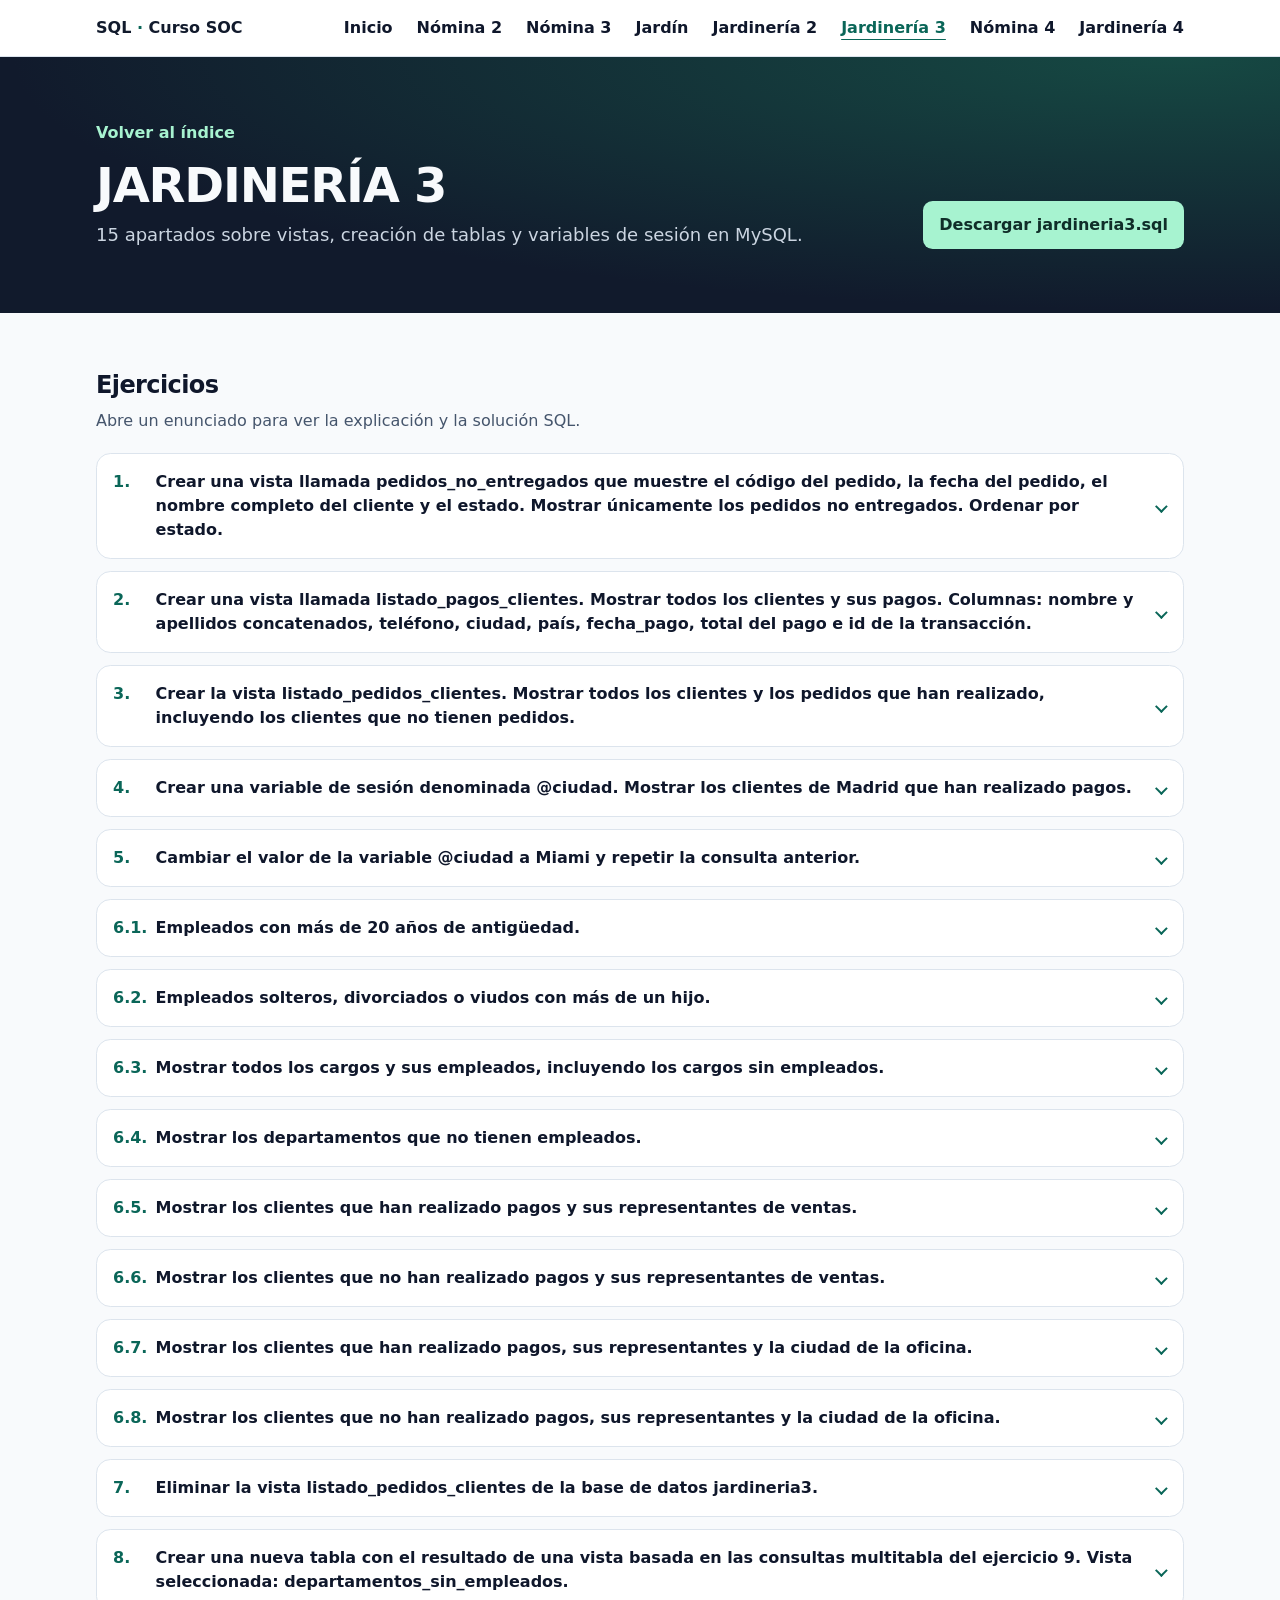
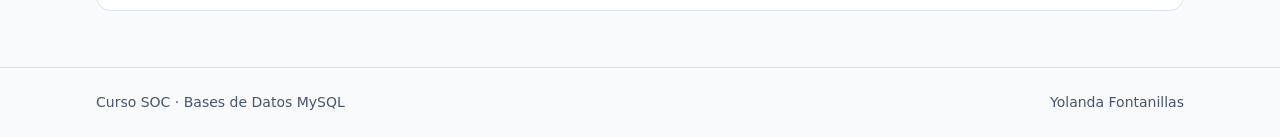
<file: jardineria3.html>
<!doctype html>
<html lang="es">
<head>
  <meta charset="utf-8">
  <meta name="viewport" content="width=device-width, initial-scale=1">
  <meta name="author" content="Yolanda Fontanillas">
  <title>Jardinería 3 | SQL – Consultas de datos</title>
  <link rel="stylesheet" href="./tailwind.css">
  <link rel="stylesheet" href="./estilos.css">
  <script src="./consultas.js" defer></script>
</head>
<body class="flex min-h-screen flex-col bg-slate-50 text-slate-900">
  <header class="site-header">
    <nav aria-label="Navegación principal" class="shell flex flex-wrap items-center justify-between gap-x-6 gap-y-3 py-4">
      <a class="brand" href="./index.html">SQL <span>·</span> Curso SOC</a>
      <ul class="flex flex-wrap items-center gap-x-4 gap-y-2 sm:gap-x-6">
        <li><a href="./index.html">Inicio</a></li>
        <li><a href="./nomina2.html">Nómina 2</a></li>
        <li><a href="./nomina3.html">Nómina 3</a></li>
        <li><a href="./jardin.html">Jardín</a></li>
        <li><a href="./jardineria2.html">Jardinería 2</a></li>
        <li><a href="./jardineria3.html" aria-current="page">Jardinería 3</a></li>
        <li><a href="./nomina4.html">Nómina 4</a></li>
        <li><a href="./jardineria4.html">Jardinería 4</a></li>
      </ul>
    </nav>
  </header>
  <main class="flex-1">
    <section class="hero">
      <div class="shell py-12 sm:py-16">
        <a class="back-link" href="./index.html">Volver al índice</a>
        <div class="mt-4 flex flex-wrap items-end justify-between gap-6">
          <div>
            <h1 class="text-4xl font-bold tracking-tight sm:text-5xl">JARDINERÍA 3</h1>
            <p class="mt-3 text-lg">15 apartados sobre vistas, creación de tablas y variables de sesión en MySQL.</p>
          </div>
          <a class="download" href="./jardineria3.sql" download>Descargar jardineria3.sql</a>
        </div>
      </div>
    </section>
    <section class="shell py-10 sm:py-14" aria-labelledby="ejercicios">
      <h2 id="ejercicios" class="text-2xl font-bold tracking-tight">Ejercicios</h2>
      <p class="mt-2 mb-5 text-slate-600">Abre un enunciado para ver la explicación y la solución SQL.</p>
      <p id="estado-copia" class="sr-only" role="status"></p>
      <div class="grid gap-3">

        <details class="exercise" id="apartado-1">
          <summary>
            <span class="exercise-number">1.</span>
            <span>Crear una vista llamada pedidos_no_entregados que muestre el c&#243;digo del pedido, la fecha del pedido, el nombre completo del cliente y el estado. Mostrar &#250;nicamente los pedidos no entregados. Ordenar por estado.</span>
          </summary>
          <div class="exercise-notes">
            <p><strong>Base de datos</strong> <code>jardineria3</code></p>
            <p>INNER JOIN vincula cada pedido con su cliente. El filtro excluye el estado Entregado y ORDER BY ordena por estado.</p>
          </div>
          <div class="exercise-body">
            <div class="code-toolbar flex flex-wrap items-center justify-between gap-3">
              <span>MySQL</span>
              <button class="copy-button" type="button" aria-label="Copiar SQL del apartado 1" hidden>Copiar SQL</button>
            </div>
            <pre tabindex="0" aria-label="SQL del apartado 1"><code>CREATE OR REPLACE VIEW pedidos_no_entregados AS
SELECT
    p.pk_pedido AS codigo_pedido,
    p.fecha_pedido,
    CONCAT(
    c.nombre_cliente, &#39; - &#39;,
    c.nombre_contacto, &#39; &#39;,
    c.apellido_contacto
) AS nombre_completo,
    p.estado
FROM pedido AS p
INNER JOIN cliente AS c
    ON p.fk_cliente = c.pk_cliente
WHERE p.estado &lt;&gt; &#39;Entregado&#39;
ORDER BY p.estado ASC;

-- Verificaci&#243;n de la vista
SELECT *
FROM pedidos_no_entregados;</code></pre>
          </div>
        </details>

        <details class="exercise" id="apartado-2">
          <summary>
            <span class="exercise-number">2.</span>
            <span>Crear una vista llamada listado_pagos_clientes. Mostrar todos los clientes y sus pagos. Columnas: nombre y apellidos concatenados, tel&#233;fono, ciudad, pa&#237;s, fecha_pago, total del pago e id de la transacci&#243;n.</span>
          </summary>
          <div class="exercise-notes">
            <p><strong>Base de datos</strong> <code>jardineria3</code></p>
            <p>LEFT JOIN conserva a todos los clientes. Las columnas del pago contienen NULL cuando el cliente carece de pagos.</p>
          </div>
          <div class="exercise-body">
            <div class="code-toolbar flex flex-wrap items-center justify-between gap-3">
              <span>MySQL</span>
              <button class="copy-button" type="button" aria-label="Copiar SQL del apartado 2" hidden>Copiar SQL</button>
            </div>
            <pre tabindex="0" aria-label="SQL del apartado 2"><code>CREATE OR REPLACE VIEW listado_pagos_clientes AS
SELECT
    CONCAT(
        c.nombre_cliente, &#39; - &#39;,
        c.nombre_contacto, &#39; &#39;,
        c.apellido_contacto
    ) AS nombre_completo,
    c.telefono,
    c.ciudad,
    c.pais,
    p.fecha_pago,
    p.total,
    p.id_transaccion
FROM cliente AS c
LEFT JOIN pago AS p
    ON c.pk_cliente = p.fk_cliente;

-- Verificaci&#243;n de la vista
SELECT *
FROM listado_pagos_clientes;</code></pre>
          </div>
        </details>

        <details class="exercise" id="apartado-3">
          <summary>
            <span class="exercise-number">3.</span>
            <span>Crear la vista listado_pedidos_clientes. Mostrar todos los clientes y los pedidos que han realizado, incluyendo los clientes que no tienen pedidos.</span>
          </summary>
          <div class="exercise-notes">
            <p><strong>Base de datos</strong> <code>jardineria3</code></p>
            <p>LEFT JOIN conserva a los clientes sin pedidos. Sus columnas de pedido contienen NULL.</p>
          </div>
          <div class="exercise-body">
            <div class="code-toolbar flex flex-wrap items-center justify-between gap-3">
              <span>MySQL</span>
              <button class="copy-button" type="button" aria-label="Copiar SQL del apartado 3" hidden>Copiar SQL</button>
            </div>
            <pre tabindex="0" aria-label="SQL del apartado 3"><code>CREATE OR REPLACE VIEW listado_pedidos_clientes AS
SELECT
    c.pk_cliente AS codigo_cliente,
    CONCAT(
        c.nombre_cliente, &#39; - &#39;,
        c.nombre_contacto, &#39; &#39;,
        c.apellido_contacto
    ) AS nombre_completo,
    c.telefono,
    c.ciudad,
    c.pais,
    p.pk_pedido AS codigo_pedido,
    p.fecha_pedido,
    p.fecha_esperada,
    p.fecha_entrega
FROM cliente AS c
LEFT JOIN pedido AS p
    ON c.pk_cliente = p.fk_cliente;

-- Verificaci&#243;n de la vista
SELECT *
FROM listado_pedidos_clientes;</code></pre>
          </div>
        </details>

        <details class="exercise" id="apartado-4">
          <summary>
            <span class="exercise-number">4.</span>
            <span>Crear una variable de sesi&#243;n denominada @ciudad. Mostrar los clientes de Madrid que han realizado pagos.</span>
          </summary>
          <div class="exercise-notes">
            <p><strong>Base de datos</strong> <code>jardineria3</code></p>
            <p>SET asigna Madrid a la variable de la conexión. El filtro exige un identificador de transacción y DISTINCT elimina filas repetidas.</p>
          </div>
          <div class="exercise-body">
            <div class="code-toolbar flex flex-wrap items-center justify-between gap-3">
              <span>MySQL</span>
              <button class="copy-button" type="button" aria-label="Copiar SQL del apartado 4" hidden>Copiar SQL</button>
            </div>
            <pre tabindex="0" aria-label="SQL del apartado 4"><code>SET @ciudad = &#39;Madrid&#39;;

SELECT DISTINCT
    nombre_completo,
    telefono,
    ciudad,
    pais
FROM listado_pagos_clientes
WHERE ciudad = @ciudad
    AND id_transaccion IS NOT NULL;</code></pre>
          </div>
        </details>

        <details class="exercise" id="apartado-5">
          <summary>
            <span class="exercise-number">5.</span>
            <span>Cambiar el valor de la variable @ciudad a Miami y repetir la consulta anterior.</span>
          </summary>
          <div class="exercise-notes">
            <p><strong>Base de datos</strong> <code>jardineria3</code></p>
            <p>La misma consulta usa el valor Miami asignado con SET en la conexión activa.</p>
          </div>
          <div class="exercise-body">
            <div class="code-toolbar flex flex-wrap items-center justify-between gap-3">
              <span>MySQL</span>
              <button class="copy-button" type="button" aria-label="Copiar SQL del apartado 5" hidden>Copiar SQL</button>
            </div>
            <pre tabindex="0" aria-label="SQL del apartado 5"><code>SET @ciudad = &#39;Miami&#39;;

SELECT DISTINCT
    nombre_completo,
    telefono,
    ciudad,
    pais
FROM listado_pagos_clientes
WHERE ciudad = @ciudad
    AND id_transaccion IS NOT NULL;</code></pre>
          </div>
        </details>

        <details class="exercise" id="apartado-6-1">
          <summary>
            <span class="exercise-number">6.1.</span>
            <span>Empleados con m&#225;s de 20 a&#241;os de antig&#252;edad.</span>
          </summary>
          <div class="exercise-notes">
            <p><strong>Base de datos</strong> <code>nomina3</code></p>
            <p>TIMESTAMPDIFF calcula los años completos desde la fecha de contrato hasta CURDATE(). El filtro exige más de 20 años.</p>
          </div>
          <div class="exercise-body">
            <div class="code-toolbar flex flex-wrap items-center justify-between gap-3">
              <span>MySQL</span>
              <button class="copy-button" type="button" aria-label="Copiar SQL del apartado 6.1" hidden>Copiar SQL</button>
            </div>
            <pre tabindex="0" aria-label="SQL del apartado 6.1"><code>CREATE OR REPLACE VIEW empleados_antiguedad AS
SELECT
    e.nombre,
    e.apellido,
    d.departamento,
    e.fecha_contrato,
    TIMESTAMPDIFF(
        YEAR, e.fecha_contrato, CURDATE()
    ) AS antiguedad
FROM empleado AS e
INNER JOIN departamento AS d
    ON e.fk_departamento = d.pk_departamento
WHERE TIMESTAMPDIFF(
    YEAR, e.fecha_contrato, CURDATE()
) &gt; 20;

-- Verificaci&#243;n de la vista
SELECT *
FROM empleados_antiguedad;</code></pre>
          </div>
        </details>

        <details class="exercise" id="apartado-6-2">
          <summary>
            <span class="exercise-number">6.2.</span>
            <span>Empleados solteros, divorciados o viudos con m&#225;s de un hijo.</span>
          </summary>
          <div class="exercise-notes">
            <p><strong>Base de datos</strong> <code>nomina3</code></p>
            <p>IN agrupa los tres estados civiles admitidos. El segundo filtro exige más de un hijo y TIMESTAMPDIFF calcula la edad.</p>
          </div>
          <div class="exercise-body">
            <div class="code-toolbar flex flex-wrap items-center justify-between gap-3">
              <span>MySQL</span>
              <button class="copy-button" type="button" aria-label="Copiar SQL del apartado 6.2" hidden>Copiar SQL</button>
            </div>
            <pre tabindex="0" aria-label="SQL del apartado 6.2"><code>CREATE OR REPLACE VIEW empleados_estado_civil_hijos AS
SELECT
    e.nombre,
    e.apellido,
    e.estado_civil,
    e.hijos,
    d.departamento,
    TIMESTAMPDIFF(
        YEAR, e.fecha_nacimiento, CURDATE()
    ) AS edad
FROM empleado AS e
INNER JOIN departamento AS d
    ON e.fk_departamento = d.pk_departamento
WHERE e.estado_civil IN (
    &#39;Soltero&#39;, &#39;Divorciado&#39;, &#39;Viudo&#39;
)
    AND e.hijos &gt; 1;

-- Verificaci&#243;n de la vista
SELECT *
FROM empleados_estado_civil_hijos;</code></pre>
          </div>
        </details>

        <details class="exercise" id="apartado-6-3">
          <summary>
            <span class="exercise-number">6.3.</span>
            <span>Mostrar todos los cargos y sus empleados, incluyendo los cargos sin empleados.</span>
          </summary>
          <div class="exercise-notes">
            <p><strong>Base de datos</strong> <code>nomina3</code></p>
            <p>LEFT JOIN conserva también los cargos que carecen de empleados. Sus columnas de empleado contienen NULL.</p>
          </div>
          <div class="exercise-body">
            <div class="code-toolbar flex flex-wrap items-center justify-between gap-3">
              <span>MySQL</span>
              <button class="copy-button" type="button" aria-label="Copiar SQL del apartado 6.3" hidden>Copiar SQL</button>
            </div>
            <pre tabindex="0" aria-label="SQL del apartado 6.3"><code>CREATE OR REPLACE VIEW cargos_empleados AS
SELECT
    c.cargo,
    e.nombre,
    e.apellido,
    TIMESTAMPDIFF(
        YEAR, e.fecha_nacimiento, CURDATE()
    ) AS edad,
    e.estado_civil
FROM cargo AS c
LEFT JOIN empleado AS e
    ON c.pk_cargo = e.fk_cargo;

-- Verificaci&#243;n de la vista
SELECT *
FROM cargos_empleados;</code></pre>
          </div>
        </details>

        <details class="exercise" id="apartado-6-4">
          <summary>
            <span class="exercise-number">6.4.</span>
            <span>Mostrar los departamentos que no tienen empleados.</span>
          </summary>
          <div class="exercise-notes">
            <p><strong>Base de datos</strong> <code>nomina3</code></p>
            <p>LEFT JOIN conserva todos los departamentos. IS NULL selecciona los que carecen de una fila de empleado asociada.</p>
          </div>
          <div class="exercise-body">
            <div class="code-toolbar flex flex-wrap items-center justify-between gap-3">
              <span>MySQL</span>
              <button class="copy-button" type="button" aria-label="Copiar SQL del apartado 6.4" hidden>Copiar SQL</button>
            </div>
            <pre tabindex="0" aria-label="SQL del apartado 6.4"><code>CREATE OR REPLACE VIEW departamentos_sin_empleados AS
SELECT
    d.pk_departamento,
    d.departamento
FROM departamento AS d
LEFT JOIN empleado AS e
    ON d.pk_departamento = e.fk_departamento
WHERE e.pk_empleado IS NULL;

-- Verificaci&#243;n de la vista
SELECT *
FROM departamentos_sin_empleados;</code></pre>
          </div>
        </details>

        <details class="exercise" id="apartado-6-5">
          <summary>
            <span class="exercise-number">6.5.</span>
            <span>Mostrar los clientes que han realizado pagos y sus representantes de ventas.</span>
          </summary>
          <div class="exercise-notes">
            <p><strong>Base de datos</strong> <code>jardineria3</code></p>
            <p>INNER JOIN requiere una coincidencia con el representante y con algún pago. DISTINCT evita repetir la misma pareja de cliente y representante por cada pago.</p>
          </div>
          <div class="exercise-body">
            <div class="code-toolbar flex flex-wrap items-center justify-between gap-3">
              <span>MySQL</span>
              <button class="copy-button" type="button" aria-label="Copiar SQL del apartado 6.5" hidden>Copiar SQL</button>
            </div>
            <pre tabindex="0" aria-label="SQL del apartado 6.5"><code>CREATE OR REPLACE VIEW clientes_con_pagos AS
SELECT DISTINCT
    c.nombre_cliente,
    CONCAT(
        e.nombre, &#39; &#39;, e.apellido1
    ) AS representante
FROM cliente AS c
INNER JOIN empleado AS e
    ON c.fk_representante_ventas = e.pk_empleado
INNER JOIN pago AS p
    ON c.pk_cliente = p.fk_cliente;

-- Verificaci&#243;n de la vista
SELECT *
FROM clientes_con_pagos;</code></pre>
          </div>
        </details>

        <details class="exercise" id="apartado-6-6">
          <summary>
            <span class="exercise-number">6.6.</span>
            <span>Mostrar los clientes que no han realizado pagos y sus representantes de ventas.</span>
          </summary>
          <div class="exercise-notes">
            <p><strong>Base de datos</strong> <code>jardineria3</code></p>
            <p>INNER JOIN exige un representante. LEFT JOIN e IS NULL permiten localizar la ausencia de pagos.</p>
          </div>
          <div class="exercise-body">
            <div class="code-toolbar flex flex-wrap items-center justify-between gap-3">
              <span>MySQL</span>
              <button class="copy-button" type="button" aria-label="Copiar SQL del apartado 6.6" hidden>Copiar SQL</button>
            </div>
            <pre tabindex="0" aria-label="SQL del apartado 6.6"><code>CREATE OR REPLACE VIEW clientes_sin_pagos AS
SELECT
    c.nombre_cliente,
    CONCAT(
        e.nombre, &#39; &#39;, e.apellido1
    ) AS representante
FROM cliente AS c
INNER JOIN empleado AS e
    ON c.fk_representante_ventas = e.pk_empleado
LEFT JOIN pago AS p
    ON c.pk_cliente = p.fk_cliente
WHERE p.fk_cliente IS NULL;

-- Verificaci&#243;n de la vista
SELECT *
FROM clientes_sin_pagos;</code></pre>
          </div>
        </details>

        <details class="exercise" id="apartado-6-7">
          <summary>
            <span class="exercise-number">6.7.</span>
            <span>Mostrar los clientes que han realizado pagos, sus representantes y la ciudad de la oficina.</span>
          </summary>
          <div class="exercise-notes">
            <p><strong>Base de datos</strong> <code>jardineria3</code></p>
            <p>La oficina se obtiene a partir del representante. Su ciudad aparece con el alias ciudad_oficina.</p>
          </div>
          <div class="exercise-body">
            <div class="code-toolbar flex flex-wrap items-center justify-between gap-3">
              <span>MySQL</span>
              <button class="copy-button" type="button" aria-label="Copiar SQL del apartado 6.7" hidden>Copiar SQL</button>
            </div>
            <pre tabindex="0" aria-label="SQL del apartado 6.7"><code>CREATE OR REPLACE VIEW clientes_con_pagos_oficina AS
SELECT DISTINCT
    c.nombre_cliente,
    CONCAT(
        e.nombre, &#39; &#39;, e.apellido1
    ) AS representante,
    o.ciudad AS ciudad_oficina
FROM cliente AS c
INNER JOIN empleado AS e
    ON c.fk_representante_ventas = e.pk_empleado
INNER JOIN oficina AS o
    ON e.fk_oficina = o.pk_oficina
INNER JOIN pago AS p
    ON c.pk_cliente = p.fk_cliente;

-- Verificaci&#243;n de la vista
SELECT *
FROM clientes_con_pagos_oficina;</code></pre>
          </div>
        </details>

        <details class="exercise" id="apartado-6-8">
          <summary>
            <span class="exercise-number">6.8.</span>
            <span>Mostrar los clientes que no han realizado pagos, sus representantes y la ciudad de la oficina.</span>
          </summary>
          <div class="exercise-notes">
            <p><strong>Base de datos</strong> <code>jardineria3</code></p>
            <p>La consulta requiere representante y oficina. LEFT JOIN e IS NULL identifican a los clientes sin pagos.</p>
          </div>
          <div class="exercise-body">
            <div class="code-toolbar flex flex-wrap items-center justify-between gap-3">
              <span>MySQL</span>
              <button class="copy-button" type="button" aria-label="Copiar SQL del apartado 6.8" hidden>Copiar SQL</button>
            </div>
            <pre tabindex="0" aria-label="SQL del apartado 6.8"><code>CREATE OR REPLACE VIEW clientes_sin_pagos_oficina AS
SELECT
    c.nombre_cliente,
    CONCAT(
        e.nombre, &#39; &#39;, e.apellido1
    ) AS representante,
    o.ciudad AS ciudad_oficina
FROM cliente AS c
INNER JOIN empleado AS e
    ON c.fk_representante_ventas = e.pk_empleado
INNER JOIN oficina AS o
    ON e.fk_oficina = o.pk_oficina
LEFT JOIN pago AS p
    ON c.pk_cliente = p.fk_cliente
WHERE p.fk_cliente IS NULL;

-- Verificaci&#243;n de la vista
SELECT *
FROM clientes_sin_pagos_oficina;</code></pre>
          </div>
        </details>

        <details class="exercise" id="apartado-7">
          <summary>
            <span class="exercise-number">7.</span>
            <span>Eliminar la vista listado_pedidos_clientes de la base de datos jardineria3.</span>
          </summary>
          <div class="exercise-notes">
            <p><strong>Base de datos</strong> <code>jardineria3</code></p>
            <p>DROP VIEW elimina la definición de la vista. El listado posterior se limita a los objetos de tipo VIEW.</p>
          </div>
          <div class="exercise-body">
            <div class="code-toolbar flex flex-wrap items-center justify-between gap-3">
              <span>MySQL</span>
              <button class="copy-button" type="button" aria-label="Copiar SQL del apartado 7" hidden>Copiar SQL</button>
            </div>
            <pre tabindex="0" aria-label="SQL del apartado 7"><code>USE jardineria3;

DROP VIEW listado_pedidos_clientes;

-- Verificaci&#243;n de las vistas existentes
SHOW FULL TABLES
WHERE table_type = &#39;VIEW&#39;;</code></pre>
          </div>
        </details>

        <details class="exercise" id="apartado-8">
          <summary>
            <span class="exercise-number">8.</span>
            <span>Crear una nueva tabla con el resultado de una vista basada en las consultas multitabla del ejercicio 9. Vista seleccionada: departamentos_sin_empleados.</span>
          </summary>
          <div class="exercise-notes">
            <p><strong>Base de datos</strong> <code>nomina3</code></p>
            <p>La tabla almacena las filas disponibles en la vista al ejecutar la sentencia. DESCRIBE permite revisar sus columnas.</p>
          </div>
          <div class="exercise-body">
            <div class="code-toolbar flex flex-wrap items-center justify-between gap-3">
              <span>MySQL</span>
              <button class="copy-button" type="button" aria-label="Copiar SQL del apartado 8" hidden>Copiar SQL</button>
            </div>
            <pre tabindex="0" aria-label="SQL del apartado 8"><code>USE nomina3;

CREATE TABLE tabla_departamentos_sin_empleados AS
SELECT
    pk_departamento,
    departamento
FROM departamentos_sin_empleados;

-- Verificaci&#243;n de la tabla creada
SELECT *
FROM tabla_departamentos_sin_empleados;

-- Consultar la estructura de la nueva tabla
DESCRIBE tabla_departamentos_sin_empleados;</code></pre>
          </div>
        </details>

      </div>
    </section>
  </main>
  <footer class="site-footer">
    <div class="shell flex flex-wrap justify-between gap-x-8 gap-y-2 py-6">
      <p>Curso SOC · Bases de Datos MySQL</p>
      <p>Yolanda Fontanillas</p>
    </div>
  </footer>
</body>
</html>
</file>
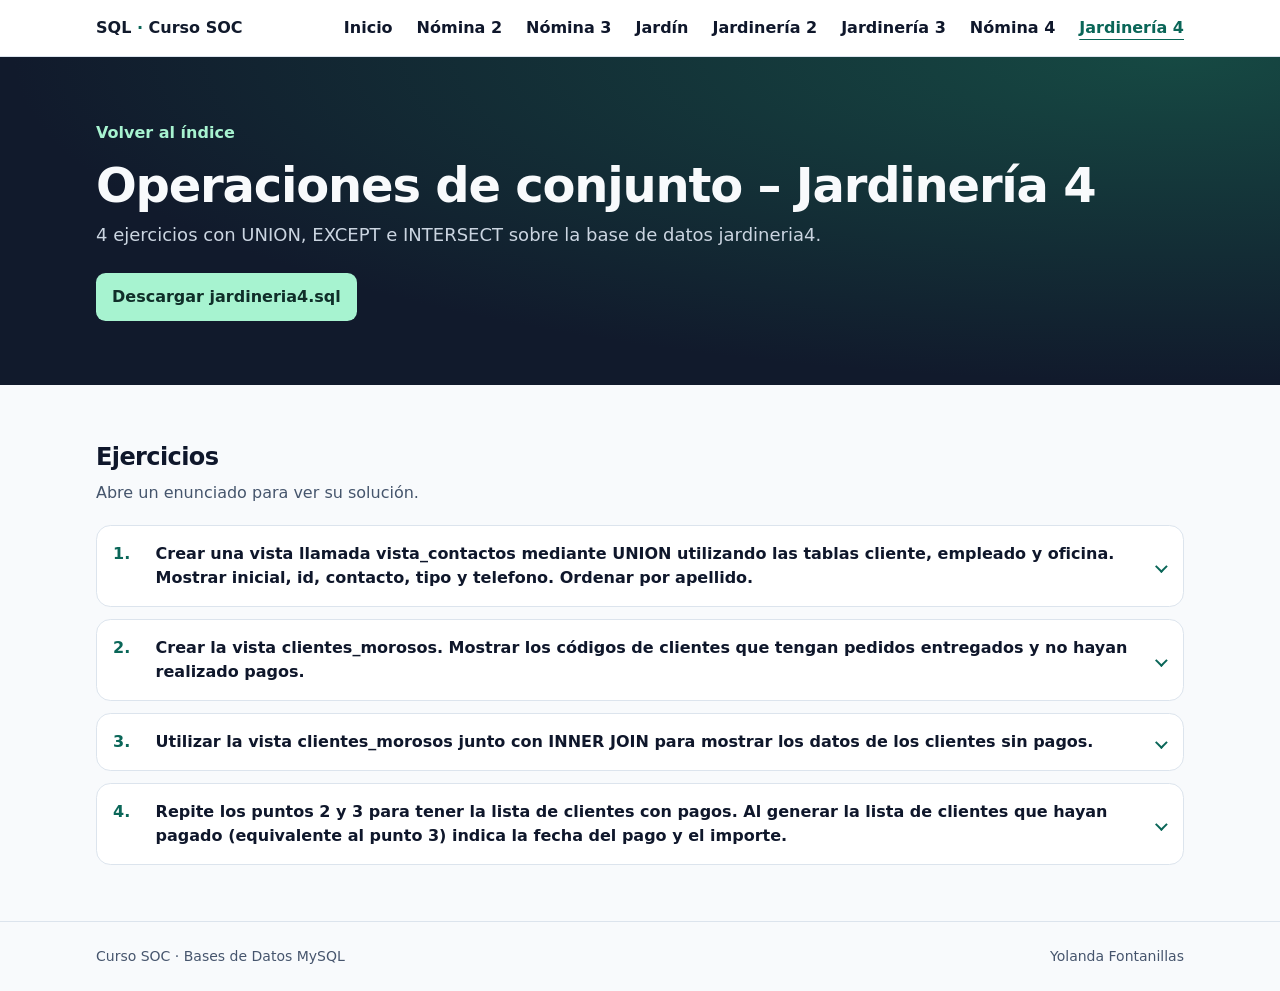
<file: jardineria4.html>
<!doctype html>
<html lang="es">
<head>
  <meta charset="utf-8">
  <meta name="viewport" content="width=device-width, initial-scale=1">
  <meta name="author" content="Yolanda Fontanillas">
  <title>Operaciones de conjunto – Jardinería 4</title>
  <link rel="stylesheet" href="./tailwind.css">
  <link rel="stylesheet" href="./estilos.css">
  <script src="./consultas.js" defer></script>
</head>
<body class="flex min-h-screen flex-col bg-slate-50 text-slate-900">
  <header class="site-header">
    <nav aria-label="Navegación principal" class="shell flex flex-wrap items-center justify-between gap-x-6 gap-y-3 py-4">
      <a class="brand" href="./index.html">SQL <span>·</span> Curso SOC</a>
      <ul class="flex flex-wrap items-center gap-x-4 gap-y-2 sm:gap-x-6">
        <li><a href="./index.html">Inicio</a></li>
        <li><a href="./nomina2.html">Nómina 2</a></li>
        <li><a href="./nomina3.html">Nómina 3</a></li>
        <li><a href="./jardin.html">Jardín</a></li>
        <li><a href="./jardineria2.html">Jardinería 2</a></li>
        <li><a href="./jardineria3.html">Jardinería 3</a></li>
        <li><a href="./nomina4.html">Nómina 4</a></li>
        <li><a href="./jardineria4.html" aria-current="page">Jardinería 4</a></li>
      </ul>
    </nav>
  </header>
  <main class="flex-1">
    <section class="hero">
      <div class="shell py-12 sm:py-16">
        <a class="back-link" href="./index.html">Volver al índice</a>
        <div class="mt-4 flex flex-wrap items-end justify-between gap-6">
          <div>
            <h1 class="text-4xl font-bold tracking-tight sm:text-5xl">Operaciones de conjunto – Jardinería 4</h1>
            <p class="mt-3 text-lg">4 ejercicios con UNION, EXCEPT e INTERSECT sobre la base de datos jardineria4.</p>
          </div>
          <a class="download" href="./jardineria4.sql" download>Descargar jardineria4.sql</a>
        </div>
      </div>
    </section>
    <section class="shell py-10 sm:py-14" aria-labelledby="ejercicios">
      <h2 id="ejercicios" class="text-2xl font-bold tracking-tight">Ejercicios</h2>
      <p class="mt-2 mb-5 text-slate-600">Abre un enunciado para ver su solución.</p>
      <p id="estado-copia" class="sr-only" role="status"></p>
      <div class="grid gap-3">

        <details class="exercise" id="ejercicio-1">
          <summary>
            <span class="exercise-number">1.</span>
            <span>Crear una vista llamada vista_contactos mediante UNION utilizando las tablas cliente, empleado y oficina. Mostrar inicial, id, contacto, tipo y telefono. Ordenar por apellido.</span>
          </summary>
          <div class="exercise-notes">
            <p><strong>Base de datos</strong> <code>jardineria4</code></p>
          </div>
          <div class="exercise-body">
            <div class="code-toolbar flex flex-wrap items-center justify-between gap-3">
              <span>MySQL</span>
              <button class="copy-button" type="button" aria-label="Copiar SQL del ejercicio 1" hidden>Copiar SQL</button>
            </div>
            <pre tabindex="0" aria-label="SQL del ejercicio 1"><code>USE jardineria4;

CREATE OR REPLACE VIEW vista_contactos AS
SELECT
    inicial,
    id,
    contacto,
    tipo,
    telefono
FROM (
    SELECT
        LEFT(c.apellido_contacto, 1) AS inicial,
        LPAD(c.pk_cliente, 3, &#39;0&#39;) AS id,
        CONCAT(c.nombre_contacto, &#39; &#39;, c.apellido_contacto) AS contacto,
        &#39;cliente&#39; AS tipo,
        c.telefono,
        c.apellido_contacto AS apellido
    FROM cliente AS c

    UNION

    SELECT
        LEFT(e.apellido1, 1) AS inicial,
        LPAD(e.pk_empleado, 3, &#39;0&#39;) AS id,
        CONCAT_WS(&#39; &#39;, e.nombre, e.apellido1, e.apellido2) AS contacto,
        &#39;empleado&#39; AS tipo,
        o.telefono,
        e.apellido1 AS apellido
    FROM empleado AS e
    INNER JOIN oficina AS o
        ON e.fk_oficina = o.pk_oficina
) AS contactos
ORDER BY apellido;

-- Verificar la vista

SELECT *
FROM vista_contactos;</code></pre>
          </div>
        </details>

        <details class="exercise" id="ejercicio-2">
          <summary>
            <span class="exercise-number">2.</span>
            <span>Crear la vista clientes_morosos. Mostrar los códigos de clientes que tengan pedidos entregados y no hayan realizado pagos.</span>
          </summary>
          <div class="exercise-notes">
            <p><strong>Base de datos</strong> <code>jardineria4</code></p>
          </div>
          <div class="exercise-body">
            <div class="code-toolbar flex flex-wrap items-center justify-between gap-3">
              <span>MySQL</span>
              <button class="copy-button" type="button" aria-label="Copiar SQL del ejercicio 2" hidden>Copiar SQL</button>
            </div>
            <pre tabindex="0" aria-label="SQL del ejercicio 2"><code>CREATE OR REPLACE VIEW clientes_morosos AS
SELECT fk_cliente
FROM pedido
WHERE estado = &#39;Entregado&#39;

EXCEPT

SELECT fk_cliente
FROM pago;

SELECT *
FROM clientes_morosos;</code></pre>
          </div>
        </details>

        <details class="exercise" id="ejercicio-3">
          <summary>
            <span class="exercise-number">3.</span>
            <span>Utilizar la vista clientes_morosos junto con INNER JOIN para mostrar los datos de los clientes sin pagos.</span>
          </summary>
          <div class="exercise-notes">
            <p><strong>Base de datos</strong> <code>jardineria4</code></p>
          </div>
          <div class="exercise-body">
            <div class="code-toolbar flex flex-wrap items-center justify-between gap-3">
              <span>MySQL</span>
              <button class="copy-button" type="button" aria-label="Copiar SQL del ejercicio 3" hidden>Copiar SQL</button>
            </div>
            <pre tabindex="0" aria-label="SQL del ejercicio 3"><code>SELECT
    c.pk_cliente,
    c.nombre_contacto,
    c.apellido_contacto,
    c.telefono,
    c.ciudad
FROM cliente AS c
INNER JOIN clientes_morosos AS m   -- uso vista cliente_morosos
    ON c.pk_cliente = m.fk_cliente;</code></pre>
          </div>
        </details>

        <details class="exercise" id="ejercicio-4">
          <summary>
            <span class="exercise-number">4.</span>
            <span>Repite los puntos 2 y 3 para tener la lista de clientes con pagos. Al generar la lista de clientes que hayan pagado (equivalente al punto 3) indica la fecha del pago y el importe.</span>
          </summary>
          <div class="exercise-notes">
            <p><strong>Base de datos</strong> <code>jardineria4</code></p>
          </div>
          <div class="exercise-body">
            <div class="code-toolbar flex flex-wrap items-center justify-between gap-3">
              <span>MySQL</span>
              <button class="copy-button" type="button" aria-label="Copiar SQL del ejercicio 4" hidden>Copiar SQL</button>
            </div>
            <pre tabindex="0" aria-label="SQL del ejercicio 4"><code>CREATE OR REPLACE VIEW clientes_con_pagos AS
SELECT fk_cliente
FROM pedido
WHERE estado = &#39;Entregado&#39;

INTERSECT

SELECT fk_cliente
FROM pago;

-- Verificar la vista.

SELECT *
FROM clientes_con_pagos;

SELECT
    c.pk_cliente,
    c.nombre_contacto,
    c.apellido_contacto,
    c.telefono,
    c.ciudad,
    p.fecha_pago,
    p.total
FROM cliente AS c
INNER JOIN clientes_con_pagos AS v
    ON c.pk_cliente = v.fk_cliente
INNER JOIN pago AS p
    ON c.pk_cliente = p.fk_cliente;</code></pre>
          </div>
        </details>

      </div>
    </section>
  </main>
  <footer class="site-footer">
    <div class="shell flex flex-wrap justify-between gap-x-8 gap-y-2 py-6">
      <p>Curso SOC · Bases de Datos MySQL</p>
      <p>Yolanda Fontanillas</p>
    </div>
  </footer>
</body>
</html>
</file>
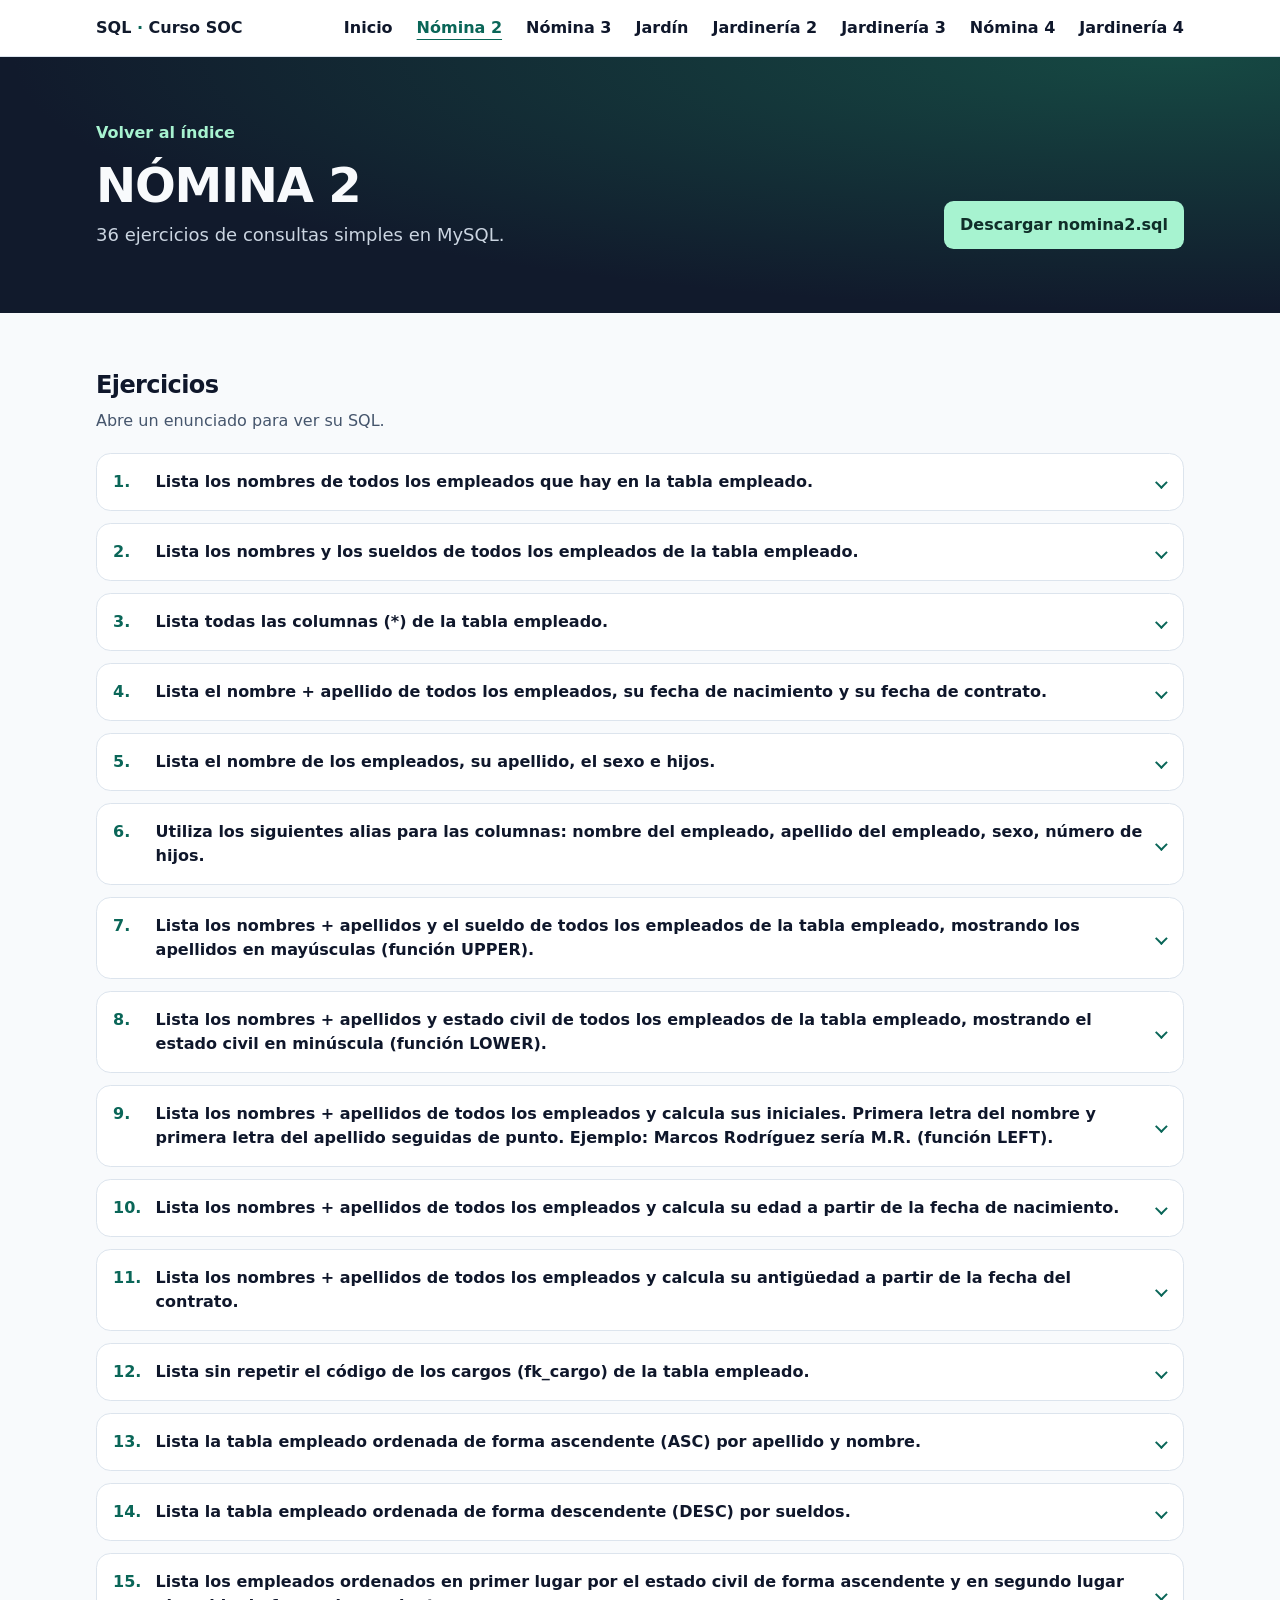
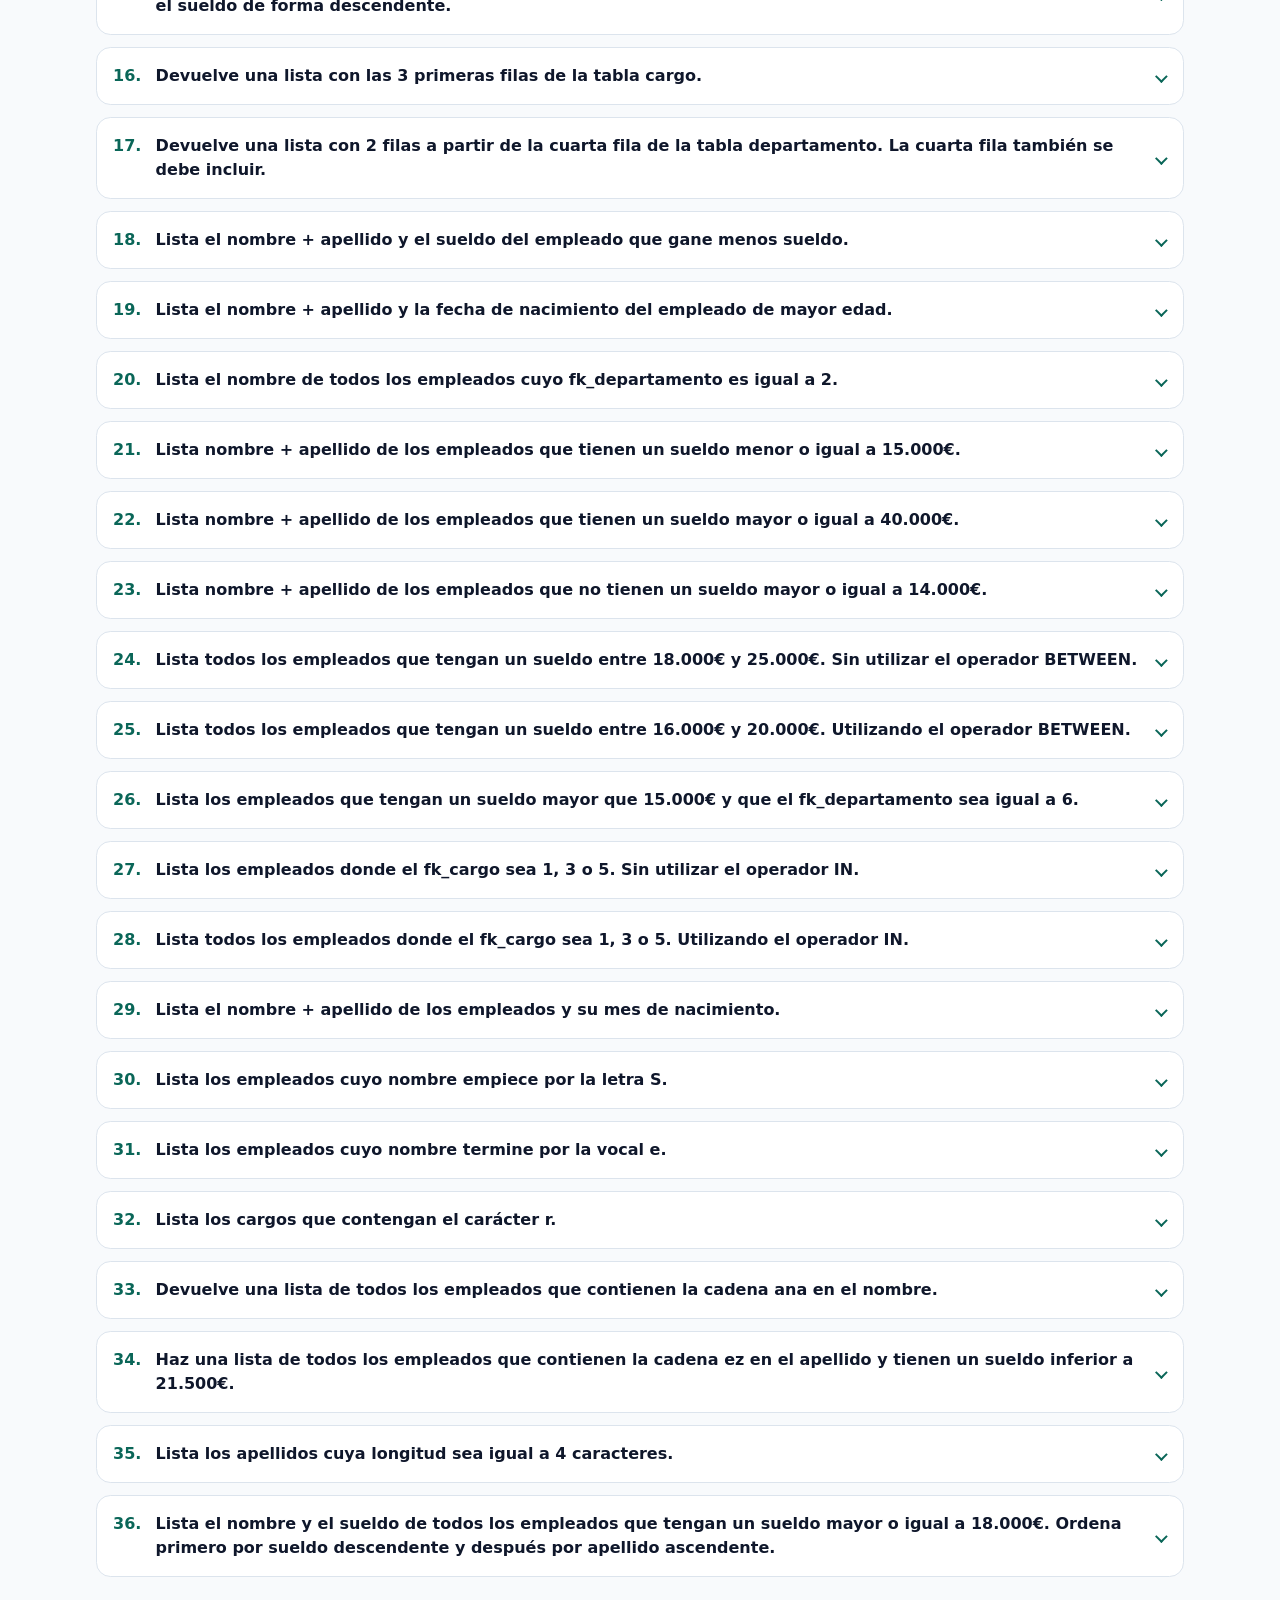
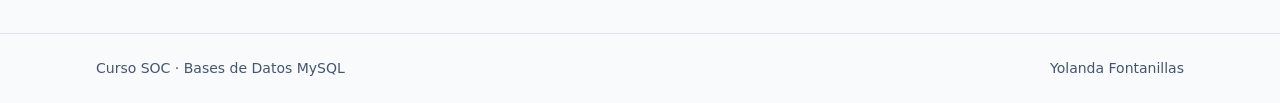
<file: nomina2.html>
<!doctype html>
<html lang="es">
<head>
  <meta charset="utf-8">
  <meta name="viewport" content="width=device-width, initial-scale=1">
  <meta name="author" content="Yolanda Fontanillas">
  <title>Nómina 2 | SQL – Consultas de datos</title>
  <link rel="stylesheet" href="./tailwind.css">
  <link rel="stylesheet" href="./estilos.css">
  <script src="./consultas.js" defer></script>
</head>
<body class="flex min-h-screen flex-col bg-slate-50 text-slate-900">
  <header class="site-header">
    <nav aria-label="Navegación principal" class="shell flex flex-wrap items-center justify-between gap-x-6 gap-y-3 py-4">
      <a class="brand" href="./index.html">SQL <span>·</span> Curso SOC</a>
      <ul class="flex flex-wrap items-center gap-x-4 gap-y-2 sm:gap-x-6">
        <li><a href="./index.html">Inicio</a></li>
        <li><a href="./nomina2.html" aria-current="page">Nómina 2</a></li>
        <li><a href="./nomina3.html">Nómina 3</a></li>
        <li><a href="./jardin.html">Jardín</a></li>
        <li><a href="./jardineria2.html">Jardinería 2</a></li>
        <li><a href="./jardineria3.html">Jardinería 3</a></li>
        <li><a href="./nomina4.html">Nómina 4</a></li>
        <li><a href="./jardineria4.html">Jardinería 4</a></li>
      </ul>
    </nav>
  </header>
  <main class="flex-1">
    <section class="hero">
      <div class="shell py-12 sm:py-16">
        <a class="back-link" href="./index.html">Volver al índice</a>
        <div class="mt-4 flex flex-wrap items-end justify-between gap-6">
          <div>
            <h1 class="text-4xl font-bold tracking-tight sm:text-5xl">NÓMINA 2</h1>
            <p class="mt-3 text-lg">36 ejercicios de consultas simples en MySQL.</p>
          </div>
          <a class="download" href="./nomina2.sql" download>Descargar nomina2.sql</a>
        </div>
      </div>
    </section>
    <section class="shell py-10 sm:py-14" aria-labelledby="ejercicios">
      <h2 id="ejercicios" class="text-2xl font-bold tracking-tight">Ejercicios</h2>
      <p class="mt-2 mb-5 text-slate-600">Abre un enunciado para ver su SQL.</p>
      <p id="estado-copia" class="sr-only" role="status"></p>
      <!-- Ejercicios transcritos de nomina2.sql, en su orden original. -->
      <div class="grid gap-3">
        <details class="exercise" id="ejercicio-1">
          <summary>
            <span class="exercise-number">1.</span>
            <span>Lista los nombres de todos los empleados que hay en la tabla empleado.</span>
          </summary>
          <div class="exercise-body">
            <div class="code-toolbar flex flex-wrap items-center justify-between gap-3">
              <span>MySQL</span>
              <button class="copy-button" type="button" aria-label="Copiar SQL del ejercicio 1" hidden>Copiar SQL</button>
            </div>
            <pre tabindex="0" aria-label="SQL del ejercicio 1"><code>SELECT pk_empleado, nombre
 FROM empleado;</code></pre>
          </div>
        </details>

        <details class="exercise" id="ejercicio-2">
          <summary>
            <span class="exercise-number">2.</span>
            <span>Lista los nombres y los sueldos de todos los empleados de la tabla empleado.</span>
          </summary>
          <div class="exercise-body">
            <div class="code-toolbar flex flex-wrap items-center justify-between gap-3">
              <span>MySQL</span>
              <button class="copy-button" type="button" aria-label="Copiar SQL del ejercicio 2" hidden>Copiar SQL</button>
            </div>
            <pre tabindex="0" aria-label="SQL del ejercicio 2"><code>SELECT pk_empleado, nombre, sueldo
 FROM empleado;</code></pre>
          </div>
        </details>

        <details class="exercise" id="ejercicio-3">
          <summary>
            <span class="exercise-number">3.</span>
            <span>Lista todas las columnas (*) de la tabla empleado.</span>
          </summary>
          <div class="exercise-body">
            <div class="code-toolbar flex flex-wrap items-center justify-between gap-3">
              <span>MySQL</span>
              <button class="copy-button" type="button" aria-label="Copiar SQL del ejercicio 3" hidden>Copiar SQL</button>
            </div>
            <pre tabindex="0" aria-label="SQL del ejercicio 3"><code>SELECT * FROM empleado;</code></pre>
          </div>
        </details>

        <details class="exercise" id="ejercicio-4">
          <summary>
            <span class="exercise-number">4.</span>
            <span>Lista el nombre + apellido de todos los empleados, su fecha de nacimiento y su fecha de contrato.</span>
          </summary>
          <div class="exercise-body">
            <div class="code-toolbar flex flex-wrap items-center justify-between gap-3">
              <span>MySQL</span>
              <button class="copy-button" type="button" aria-label="Copiar SQL del ejercicio 4" hidden>Copiar SQL</button>
            </div>
            <pre tabindex="0" aria-label="SQL del ejercicio 4"><code>SELECT pk_empleado, nombre, apellido, fecha_nacimiento, fecha_contrato
FROM empleado;</code></pre>
          </div>
        </details>

        <details class="exercise" id="ejercicio-5">
          <summary>
            <span class="exercise-number">5.</span>
            <span>Lista el nombre de los empleados, su apellido, el sexo e hijos.</span>
          </summary>
          <div class="exercise-body">
            <div class="code-toolbar flex flex-wrap items-center justify-between gap-3">
              <span>MySQL</span>
              <button class="copy-button" type="button" aria-label="Copiar SQL del ejercicio 5" hidden>Copiar SQL</button>
            </div>
            <pre tabindex="0" aria-label="SQL del ejercicio 5"><code>SELECT pk_empleado, nombre, apellido, sexo, hijos
FROM empleado;</code></pre>
          </div>
        </details>

        <details class="exercise" id="ejercicio-6">
          <summary>
            <span class="exercise-number">6.</span>
            <span>Utiliza los siguientes alias para las columnas: nombre del empleado, apellido del empleado, sexo, número de hijos.</span>
          </summary>
          <div class="exercise-body">
            <div class="code-toolbar flex flex-wrap items-center justify-between gap-3">
              <span>MySQL</span>
              <button class="copy-button" type="button" aria-label="Copiar SQL del ejercicio 6" hidden>Copiar SQL</button>
            </div>
            <pre tabindex="0" aria-label="SQL del ejercicio 6"><code>SELECT 
    pk_empleado AS ID,
    nombre AS 'nombre del empleado',
    apellido AS 'apellido del empleado',
    sexo AS 'sexo',
    hijos AS 'número de hijos'
FROM empleado;</code></pre>
          </div>
        </details>

        <details class="exercise" id="ejercicio-7">
          <summary>
            <span class="exercise-number">7.</span>
            <span>Lista los nombres + apellidos y el sueldo de todos los empleados de la tabla empleado, mostrando los apellidos en mayúsculas (función UPPER).</span>
          </summary>
          <div class="exercise-body">
            <div class="code-toolbar flex flex-wrap items-center justify-between gap-3">
              <span>MySQL</span>
              <button class="copy-button" type="button" aria-label="Copiar SQL del ejercicio 7" hidden>Copiar SQL</button>
            </div>
            <pre tabindex="0" aria-label="SQL del ejercicio 7"><code>SELECT 
    pk_empleado,
    nombre,
    UPPER(apellido) AS apellido,
    sueldo
FROM empleado;</code></pre>
          </div>
        </details>

        <details class="exercise" id="ejercicio-8">
          <summary>
            <span class="exercise-number">8.</span>
            <span>Lista los nombres + apellidos y estado civil de todos los empleados de la tabla empleado, mostrando el estado civil en minúscula (función LOWER).</span>
          </summary>
          <div class="exercise-body">
            <div class="code-toolbar flex flex-wrap items-center justify-between gap-3">
              <span>MySQL</span>
              <button class="copy-button" type="button" aria-label="Copiar SQL del ejercicio 8" hidden>Copiar SQL</button>
            </div>
            <pre tabindex="0" aria-label="SQL del ejercicio 8"><code>SELECT 
pk_empleado, 
nombre, 
apellido, 
LOWER(estado_civil) AS estado_civil
FROM empleado;</code></pre>
          </div>
        </details>

        <details class="exercise" id="ejercicio-9">
          <summary>
            <span class="exercise-number">9.</span>
            <span>Lista los nombres + apellidos de todos los empleados y calcula sus iniciales. Primera letra del nombre y primera letra del apellido seguidas de punto. Ejemplo: Marcos Rodríguez sería M.R. (función LEFT).</span>
          </summary>
          <div class="exercise-body">
            <div class="code-toolbar flex flex-wrap items-center justify-between gap-3">
              <span>MySQL</span>
              <button class="copy-button" type="button" aria-label="Copiar SQL del ejercicio 9" hidden>Copiar SQL</button>
            </div>
            <pre tabindex="0" aria-label="SQL del ejercicio 9"><code>SELECT
    pk_empleado,
    nombre,
    apellido,
    CONCAT(LEFT(nombre, 1), '.', LEFT(apellido, 1), '.') AS iniciales
FROM empleado;</code></pre>
          </div>
        </details>

        <details class="exercise" id="ejercicio-10">
          <summary>
            <span class="exercise-number">10.</span>
            <span>Lista los nombres + apellidos de todos los empleados y calcula su edad a partir de la fecha de nacimiento.</span>
          </summary>
          <div class="exercise-body">
            <div class="code-toolbar flex flex-wrap items-center justify-between gap-3">
              <span>MySQL</span>
              <button class="copy-button" type="button" aria-label="Copiar SQL del ejercicio 10" hidden>Copiar SQL</button>
            </div>
            <pre tabindex="0" aria-label="SQL del ejercicio 10"><code>SELECT 
pk_empleado,
nombre,
apellido,
TIMESTAMPDIFF(YEAR, fecha_nacimiento, CURDATE()) AS edad 
FROM empleado;</code></pre>
          </div>
        </details>

        <details class="exercise" id="ejercicio-11">
          <summary>
            <span class="exercise-number">11.</span>
            <span>Lista los nombres + apellidos de todos los empleados y calcula su antigüedad a partir de la fecha del contrato.</span>
          </summary>
          <div class="exercise-body">
            <div class="code-toolbar flex flex-wrap items-center justify-between gap-3">
              <span>MySQL</span>
              <button class="copy-button" type="button" aria-label="Copiar SQL del ejercicio 11" hidden>Copiar SQL</button>
            </div>
            <pre tabindex="0" aria-label="SQL del ejercicio 11"><code>SELECT 
pk_empleado,
nombre,
apellido,
TIMESTAMPDIFF(YEAR, fecha_contrato, CURDATE()) AS antiguedad
FROM empleado;</code></pre>
          </div>
        </details>

        <details class="exercise" id="ejercicio-12">
          <summary>
            <span class="exercise-number">12.</span>
            <span>Lista sin repetir el código de los cargos (fk_cargo) de la tabla empleado.</span>
          </summary>
          <div class="exercise-body">
            <div class="code-toolbar flex flex-wrap items-center justify-between gap-3">
              <span>MySQL</span>
              <button class="copy-button" type="button" aria-label="Copiar SQL del ejercicio 12" hidden>Copiar SQL</button>
            </div>
            <pre tabindex="0" aria-label="SQL del ejercicio 12"><code>SELECT DISTINCT fk_cargo
FROM empleado;</code></pre>
          </div>
        </details>

        <details class="exercise" id="ejercicio-13">
          <summary>
            <span class="exercise-number">13.</span>
            <span>Lista la tabla empleado ordenada de forma ascendente (ASC) por apellido y nombre.</span>
          </summary>
          <div class="exercise-body">
            <div class="code-toolbar flex flex-wrap items-center justify-between gap-3">
              <span>MySQL</span>
              <button class="copy-button" type="button" aria-label="Copiar SQL del ejercicio 13" hidden>Copiar SQL</button>
            </div>
            <pre tabindex="0" aria-label="SQL del ejercicio 13"><code>SELECT
    pk_empleado,
    apellido,
    nombre
FROM empleado
ORDER BY apellido ASC, nombre ASC;</code></pre>
          </div>
        </details>

        <details class="exercise" id="ejercicio-14">
          <summary>
            <span class="exercise-number">14.</span>
            <span>Lista la tabla empleado ordenada de forma descendente (DESC) por sueldos.</span>
          </summary>
          <div class="exercise-body">
            <div class="code-toolbar flex flex-wrap items-center justify-between gap-3">
              <span>MySQL</span>
              <button class="copy-button" type="button" aria-label="Copiar SQL del ejercicio 14" hidden>Copiar SQL</button>
            </div>
            <pre tabindex="0" aria-label="SQL del ejercicio 14"><code>SELECT *
FROM empleado
ORDER BY sueldo DESC;

USE nomina2;</code></pre>
          </div>
        </details>

        <details class="exercise" id="ejercicio-15">
          <summary>
            <span class="exercise-number">15.</span>
            <span>Lista los empleados ordenados en primer lugar por el estado civil de forma ascendente y en segundo lugar el sueldo de forma descendente.</span>
          </summary>
          <div class="exercise-body">
            <div class="code-toolbar flex flex-wrap items-center justify-between gap-3">
              <span>MySQL</span>
              <button class="copy-button" type="button" aria-label="Copiar SQL del ejercicio 15" hidden>Copiar SQL</button>
            </div>
            <pre tabindex="0" aria-label="SQL del ejercicio 15"><code>SELECT
    pk_empleado,
    apellido,
    nombre,
    estado_civil,
    sueldo
FROM empleado
ORDER BY estado_civil ASC, sueldo DESC;</code></pre>
          </div>
        </details>

        <details class="exercise" id="ejercicio-16">
          <summary>
            <span class="exercise-number">16.</span>
            <span>Devuelve una lista con las 3 primeras filas de la tabla cargo.</span>
          </summary>
          <div class="exercise-body">
            <div class="code-toolbar flex flex-wrap items-center justify-between gap-3">
              <span>MySQL</span>
              <button class="copy-button" type="button" aria-label="Copiar SQL del ejercicio 16" hidden>Copiar SQL</button>
            </div>
            <pre tabindex="0" aria-label="SQL del ejercicio 16"><code>SELECT *
FROM cargo
LIMIT 3;</code></pre>
          </div>
        </details>

        <details class="exercise" id="ejercicio-17">
          <summary>
            <span class="exercise-number">17.</span>
            <span>Devuelve una lista con 2 filas a partir de la cuarta fila de la tabla departamento. La cuarta fila también se debe incluir.</span>
          </summary>
          <div class="exercise-body">
            <div class="code-toolbar flex flex-wrap items-center justify-between gap-3">
              <span>MySQL</span>
              <button class="copy-button" type="button" aria-label="Copiar SQL del ejercicio 17" hidden>Copiar SQL</button>
            </div>
            <pre tabindex="0" aria-label="SQL del ejercicio 17"><code>SELECT *
FROM departamento
ORDER BY pk_departamento ASC
LIMIT 2 OFFSET 3;

USE nomina2;</code></pre>
          </div>
        </details>

        <details class="exercise" id="ejercicio-18">
          <summary>
            <span class="exercise-number">18.</span>
            <span>Lista el nombre + apellido y el sueldo del empleado que gane menos sueldo.</span>
          </summary>
          <div class="exercise-body">
            <div class="code-toolbar flex flex-wrap items-center justify-between gap-3">
              <span>MySQL</span>
              <button class="copy-button" type="button" aria-label="Copiar SQL del ejercicio 18" hidden>Copiar SQL</button>
            </div>
            <pre tabindex="0" aria-label="SQL del ejercicio 18"><code>SELECT
    nombre,
    apellido,
    sueldo
FROM empleado
ORDER BY sueldo ASC
LIMIT 1;</code></pre>
          </div>
        </details>

        <details class="exercise" id="ejercicio-19">
          <summary>
            <span class="exercise-number">19.</span>
            <span>Lista el nombre + apellido y la fecha de nacimiento del empleado de mayor edad.</span>
          </summary>
          <div class="exercise-body">
            <div class="code-toolbar flex flex-wrap items-center justify-between gap-3">
              <span>MySQL</span>
              <button class="copy-button" type="button" aria-label="Copiar SQL del ejercicio 19" hidden>Copiar SQL</button>
            </div>
            <pre tabindex="0" aria-label="SQL del ejercicio 19"><code>SELECT
    nombre,
    apellido,
    fecha_nacimiento
FROM empleado
ORDER BY fecha_nacimiento ASC
LIMIT 1;</code></pre>
          </div>
        </details>

        <details class="exercise" id="ejercicio-20">
          <summary>
            <span class="exercise-number">20.</span>
            <span>Lista el nombre de todos los empleados cuyo fk_departamento es igual a 2.</span>
          </summary>
          <div class="exercise-body">
            <div class="code-toolbar flex flex-wrap items-center justify-between gap-3">
              <span>MySQL</span>
              <button class="copy-button" type="button" aria-label="Copiar SQL del ejercicio 20" hidden>Copiar SQL</button>
            </div>
            <pre tabindex="0" aria-label="SQL del ejercicio 20"><code>SELECT nombre
FROM empleado
WHERE fk_departamento = 2;</code></pre>
          </div>
        </details>

        <details class="exercise" id="ejercicio-21">
          <summary>
            <span class="exercise-number">21.</span>
            <span>Lista nombre + apellido de los empleados que tienen un sueldo menor o igual a 15.000€.</span>
          </summary>
          <div class="exercise-body">
            <div class="code-toolbar flex flex-wrap items-center justify-between gap-3">
              <span>MySQL</span>
              <button class="copy-button" type="button" aria-label="Copiar SQL del ejercicio 21" hidden>Copiar SQL</button>
            </div>
            <pre tabindex="0" aria-label="SQL del ejercicio 21"><code>SELECT
    nombre,
    apellido
FROM empleado
WHERE sueldo &lt;= 15000;</code></pre>
          </div>
        </details>

        <details class="exercise" id="ejercicio-22">
          <summary>
            <span class="exercise-number">22.</span>
            <span>Lista nombre + apellido de los empleados que tienen un sueldo mayor o igual a 40.000€.</span>
          </summary>
          <div class="exercise-body">
            <div class="code-toolbar flex flex-wrap items-center justify-between gap-3">
              <span>MySQL</span>
              <button class="copy-button" type="button" aria-label="Copiar SQL del ejercicio 22" hidden>Copiar SQL</button>
            </div>
            <pre tabindex="0" aria-label="SQL del ejercicio 22"><code>SELECT
    nombre,
    apellido
FROM empleado
WHERE sueldo &gt;= 40000;</code></pre>
          </div>
        </details>

        <details class="exercise" id="ejercicio-23">
          <summary>
            <span class="exercise-number">23.</span>
            <span>Lista nombre + apellido de los empleados que no tienen un sueldo mayor o igual a 14.000€.</span>
          </summary>
          <div class="exercise-body">
            <div class="code-toolbar flex flex-wrap items-center justify-between gap-3">
              <span>MySQL</span>
              <button class="copy-button" type="button" aria-label="Copiar SQL del ejercicio 23" hidden>Copiar SQL</button>
            </div>
            <pre tabindex="0" aria-label="SQL del ejercicio 23"><code>SELECT
    nombre,
    apellido
FROM empleado
WHERE NOT (sueldo &gt;= 14000);</code></pre>
          </div>
        </details>

        <details class="exercise" id="ejercicio-24">
          <summary>
            <span class="exercise-number">24.</span>
            <span>Lista todos los empleados que tengan un sueldo entre 18.000€ y 25.000€. Sin utilizar el operador BETWEEN.</span>
          </summary>
          <div class="exercise-body">
            <div class="code-toolbar flex flex-wrap items-center justify-between gap-3">
              <span>MySQL</span>
              <button class="copy-button" type="button" aria-label="Copiar SQL del ejercicio 24" hidden>Copiar SQL</button>
            </div>
            <pre tabindex="0" aria-label="SQL del ejercicio 24"><code>SELECT
    nombre,
    apellido,
    sueldo
FROM empleado
WHERE sueldo &gt;= 18000 AND sueldo &lt;= 25000;</code></pre>
          </div>
        </details>

        <details class="exercise" id="ejercicio-25">
          <summary>
            <span class="exercise-number">25.</span>
            <span>Lista todos los empleados que tengan un sueldo entre 16.000€ y 20.000€. Utilizando el operador BETWEEN.</span>
          </summary>
          <div class="exercise-body">
            <div class="code-toolbar flex flex-wrap items-center justify-between gap-3">
              <span>MySQL</span>
              <button class="copy-button" type="button" aria-label="Copiar SQL del ejercicio 25" hidden>Copiar SQL</button>
            </div>
            <pre tabindex="0" aria-label="SQL del ejercicio 25"><code>SELECT
    nombre,
    apellido,
    sueldo
FROM empleado
WHERE sueldo BETWEEN 16000 AND 20000;</code></pre>
          </div>
        </details>

        <details class="exercise" id="ejercicio-26">
          <summary>
            <span class="exercise-number">26.</span>
            <span>Lista los empleados que tengan un sueldo mayor que 15.000€ y que el fk_departamento sea igual a 6.</span>
          </summary>
          <div class="exercise-body">
            <div class="code-toolbar flex flex-wrap items-center justify-between gap-3">
              <span>MySQL</span>
              <button class="copy-button" type="button" aria-label="Copiar SQL del ejercicio 26" hidden>Copiar SQL</button>
            </div>
            <pre tabindex="0" aria-label="SQL del ejercicio 26"><code>SELECT
    nombre,
    apellido,
    sueldo,
    fk_departamento
FROM empleado
WHERE sueldo &gt; 15000
AND fk_departamento = 6;</code></pre>
          </div>
        </details>

        <details class="exercise" id="ejercicio-27">
          <summary>
            <span class="exercise-number">27.</span>
            <span>Lista los empleados donde el fk_cargo sea 1, 3 o 5. Sin utilizar el operador IN.</span>
          </summary>
          <div class="exercise-body">
            <div class="code-toolbar flex flex-wrap items-center justify-between gap-3">
              <span>MySQL</span>
              <button class="copy-button" type="button" aria-label="Copiar SQL del ejercicio 27" hidden>Copiar SQL</button>
            </div>
            <pre tabindex="0" aria-label="SQL del ejercicio 27"><code>SELECT
    nombre,
    apellido,
    fk_cargo
FROM empleado
WHERE fk_cargo = 1
   OR fk_cargo = 3
   OR fk_cargo = 5;</code></pre>
          </div>
        </details>

        <details class="exercise" id="ejercicio-28">
          <summary>
            <span class="exercise-number">28.</span>
            <span>Lista todos los empleados donde el fk_cargo sea 1, 3 o 5. Utilizando el operador IN.</span>
          </summary>
          <div class="exercise-body">
            <div class="code-toolbar flex flex-wrap items-center justify-between gap-3">
              <span>MySQL</span>
              <button class="copy-button" type="button" aria-label="Copiar SQL del ejercicio 28" hidden>Copiar SQL</button>
            </div>
            <pre tabindex="0" aria-label="SQL del ejercicio 28"><code>SELECT
    nombre,
    apellido,
    fk_cargo
FROM empleado
WHERE fk_cargo IN (1, 3, 5);</code></pre>
          </div>
        </details>

        <details class="exercise" id="ejercicio-29">
          <summary>
            <span class="exercise-number">29.</span>
            <span>Lista el nombre + apellido de los empleados y su mes de nacimiento.</span>
          </summary>
          <div class="exercise-body">
            <div class="code-toolbar flex flex-wrap items-center justify-between gap-3">
              <span>MySQL</span>
              <button class="copy-button" type="button" aria-label="Copiar SQL del ejercicio 29" hidden>Copiar SQL</button>
            </div>
            <pre tabindex="0" aria-label="SQL del ejercicio 29"><code>SELECT
    nombre,
    apellido,
    MONTH(fecha_nacimiento) AS mes_nacimiento
FROM empleado;</code></pre>
          </div>
        </details>

        <details class="exercise" id="ejercicio-30">
          <summary>
            <span class="exercise-number">30.</span>
            <span>Lista los empleados cuyo nombre empiece por la letra S.</span>
          </summary>
          <div class="exercise-body">
            <div class="code-toolbar flex flex-wrap items-center justify-between gap-3">
              <span>MySQL</span>
              <button class="copy-button" type="button" aria-label="Copiar SQL del ejercicio 30" hidden>Copiar SQL</button>
            </div>
            <pre tabindex="0" aria-label="SQL del ejercicio 30"><code>SELECT
    nombre,
    apellido
FROM empleado
WHERE nombre LIKE 'S%';</code></pre>
          </div>
        </details>

        <details class="exercise" id="ejercicio-31">
          <summary>
            <span class="exercise-number">31.</span>
            <span>Lista los empleados cuyo nombre termine por la vocal e.</span>
          </summary>
          <div class="exercise-body">
            <div class="code-toolbar flex flex-wrap items-center justify-between gap-3">
              <span>MySQL</span>
              <button class="copy-button" type="button" aria-label="Copiar SQL del ejercicio 31" hidden>Copiar SQL</button>
            </div>
            <pre tabindex="0" aria-label="SQL del ejercicio 31"><code>SELECT
    nombre,
    apellido
FROM empleado
WHERE nombre LIKE '%e';</code></pre>
          </div>
        </details>

        <details class="exercise" id="ejercicio-32">
          <summary>
            <span class="exercise-number">32.</span>
            <span>Lista los cargos que contengan el carácter r.</span>
          </summary>
          <div class="exercise-body">
            <div class="code-toolbar flex flex-wrap items-center justify-between gap-3">
              <span>MySQL</span>
              <button class="copy-button" type="button" aria-label="Copiar SQL del ejercicio 32" hidden>Copiar SQL</button>
            </div>
            <pre tabindex="0" aria-label="SQL del ejercicio 32"><code>-- comprobar la estructura de la tabla
DESCRIBE cargo;

SELECT
    cargo
FROM cargo
WHERE cargo LIKE '%r%';</code></pre>
          </div>
        </details>

        <details class="exercise" id="ejercicio-33">
          <summary>
            <span class="exercise-number">33.</span>
            <span>Devuelve una lista de todos los empleados que contienen la cadena ana en el nombre.</span>
          </summary>
          <div class="exercise-body">
            <div class="code-toolbar flex flex-wrap items-center justify-between gap-3">
              <span>MySQL</span>
              <button class="copy-button" type="button" aria-label="Copiar SQL del ejercicio 33" hidden>Copiar SQL</button>
            </div>
            <pre tabindex="0" aria-label="SQL del ejercicio 33"><code>SELECT
    nombre,
    apellido
FROM empleado
WHERE nombre LIKE '%ana%';</code></pre>
          </div>
        </details>

        <details class="exercise" id="ejercicio-34">
          <summary>
            <span class="exercise-number">34.</span>
            <span>Haz una lista de todos los empleados que contienen la cadena ez en el apellido y tienen un sueldo inferior a 21.500€.</span>
          </summary>
          <div class="exercise-body">
            <div class="code-toolbar flex flex-wrap items-center justify-between gap-3">
              <span>MySQL</span>
              <button class="copy-button" type="button" aria-label="Copiar SQL del ejercicio 34" hidden>Copiar SQL</button>
            </div>
            <pre tabindex="0" aria-label="SQL del ejercicio 34"><code>SELECT
    nombre,
    apellido
FROM empleado
WHERE apellido LIKE '%ez%' AND sueldo &lt; 21500;</code></pre>
          </div>
        </details>

        <details class="exercise" id="ejercicio-35">
          <summary>
            <span class="exercise-number">35.</span>
            <span>Lista los apellidos cuya longitud sea igual a 4 caracteres.</span>
          </summary>
          <div class="exercise-body">
            <div class="code-toolbar flex flex-wrap items-center justify-between gap-3">
              <span>MySQL</span>
              <button class="copy-button" type="button" aria-label="Copiar SQL del ejercicio 35" hidden>Copiar SQL</button>
            </div>
            <pre tabindex="0" aria-label="SQL del ejercicio 35"><code>SELECT
    apellido
FROM empleado
WHERE CHAR_LENGTH(apellido) = 4;

SELECT
    apellido
FROM empleado
WHERE apellido LIKE '____';</code></pre>
          </div>
        </details>

        <details class="exercise" id="ejercicio-36">
          <summary>
            <span class="exercise-number">36.</span>
            <span>Lista el nombre y el sueldo de todos los empleados que tengan un sueldo mayor o igual a 18.000€. Ordena primero por sueldo descendente y después por apellido ascendente.</span>
          </summary>
          <div class="exercise-body">
            <div class="code-toolbar flex flex-wrap items-center justify-between gap-3">
              <span>MySQL</span>
              <button class="copy-button" type="button" aria-label="Copiar SQL del ejercicio 36" hidden>Copiar SQL</button>
            </div>
            <pre tabindex="0" aria-label="SQL del ejercicio 36"><code>SELECT
    nombre,
    sueldo
FROM empleado
WHERE sueldo &gt;= 18000
ORDER BY sueldo DESC, apellido ASC;</code></pre>
          </div>
        </details>
      </div>
    </section>
  </main>
  <footer class="site-footer">
    <div class="shell flex flex-wrap justify-between gap-x-8 gap-y-2 py-6">
      <p>Curso SOC · Bases de Datos MySQL</p>
      <p>Yolanda Fontanillas</p>
    </div>
  </footer>
</body>
</html>
</file>
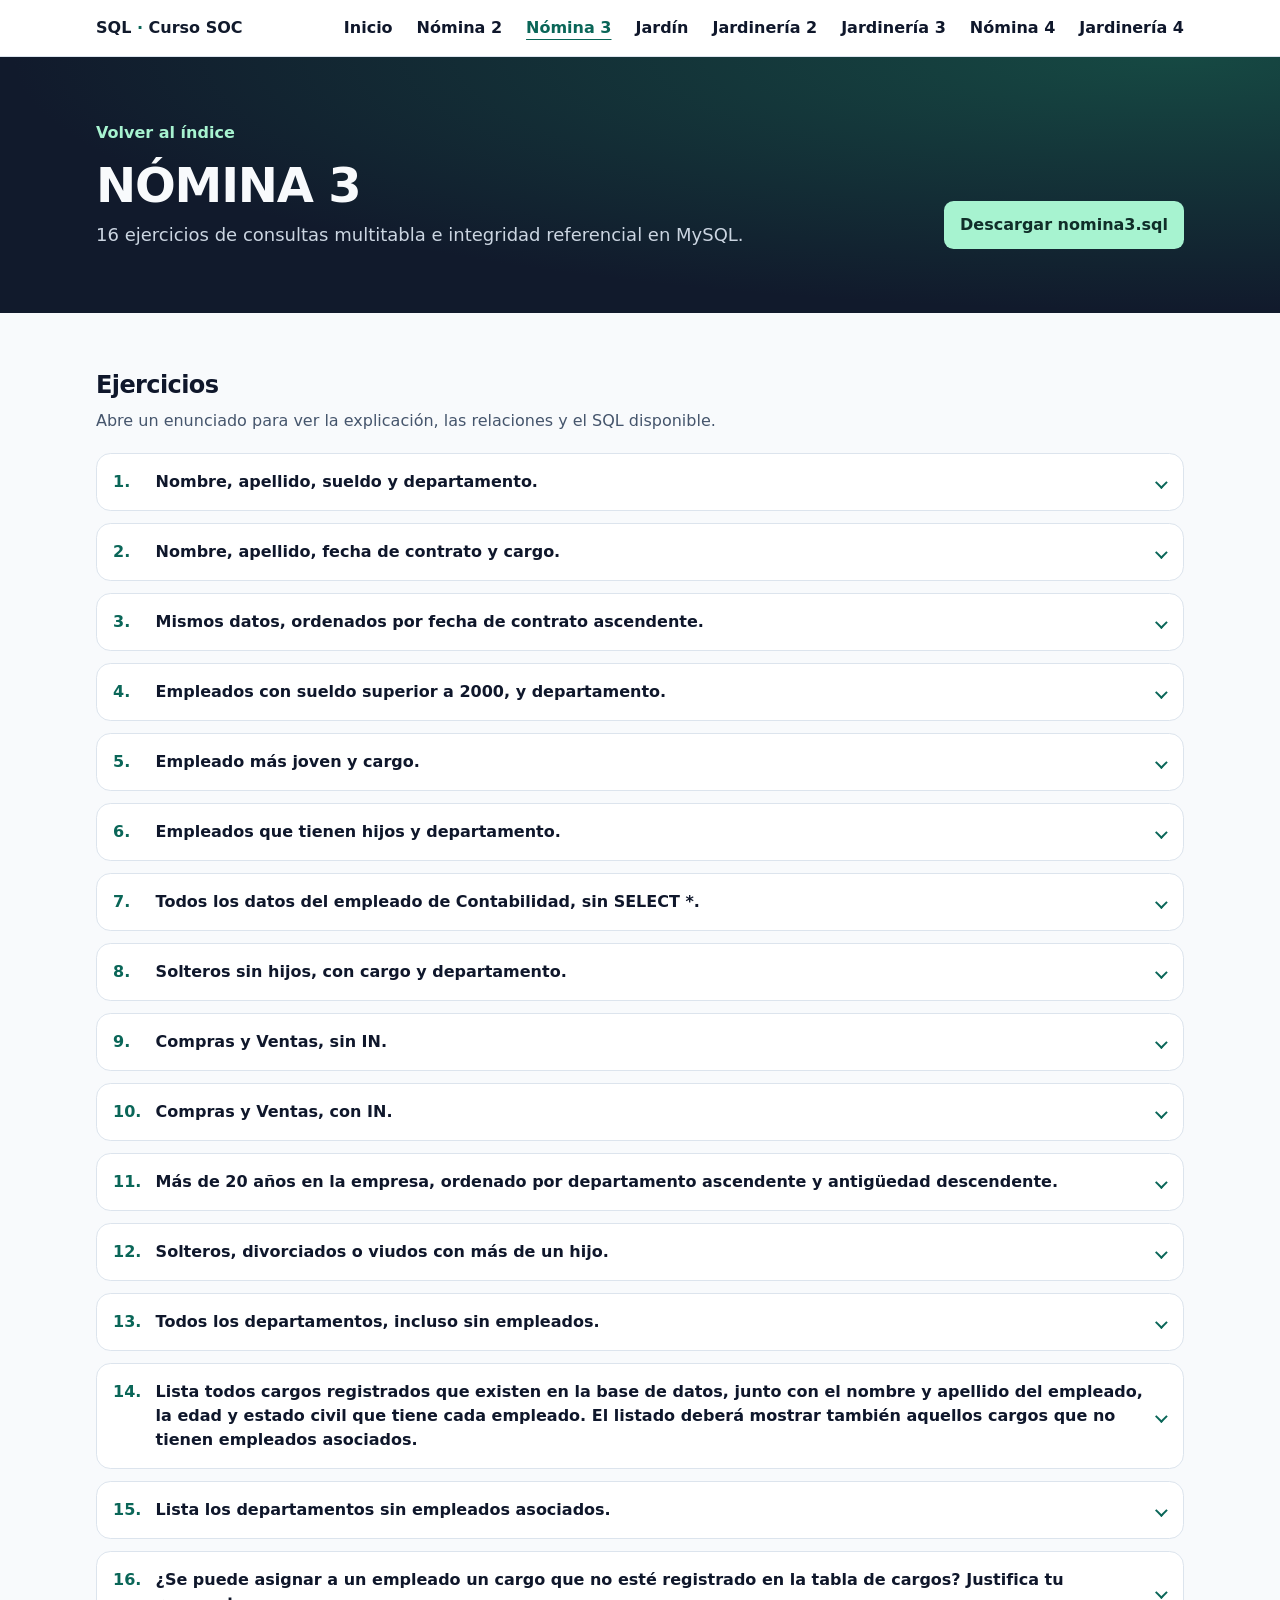
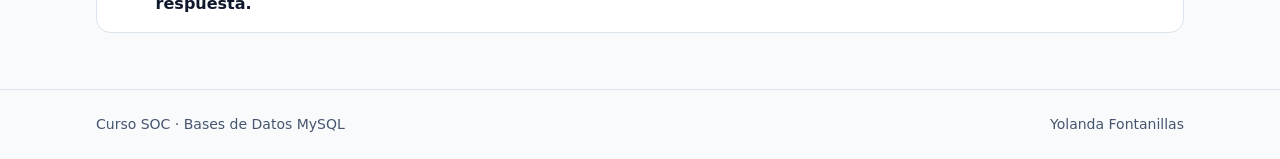
<file: nomina3.html>
<!doctype html>
<html lang="es">
<head>
  <meta charset="utf-8">
  <meta name="viewport" content="width=device-width, initial-scale=1">
  <meta name="author" content="Yolanda Fontanillas">
  <title>Nómina 3 | SQL – Consultas de datos</title>
  <link rel="stylesheet" href="./tailwind.css">
  <link rel="stylesheet" href="./estilos.css">
  <script src="./consultas.js" defer></script>
</head>
<body class="flex min-h-screen flex-col bg-slate-50 text-slate-900">
  <header class="site-header">
    <nav aria-label="Navegación principal" class="shell flex flex-wrap items-center justify-between gap-x-6 gap-y-3 py-4">
      <a class="brand" href="./index.html">SQL <span>·</span> Curso SOC</a>
      <ul class="flex flex-wrap items-center gap-x-4 gap-y-2 sm:gap-x-6">
        <li><a href="./index.html">Inicio</a></li>
        <li><a href="./nomina2.html">Nómina 2</a></li>
        <li><a href="./nomina3.html" aria-current="page">Nómina 3</a></li>
        <li><a href="./jardin.html">Jardín</a></li>
        <li><a href="./jardineria2.html">Jardinería 2</a></li>
        <li><a href="./jardineria3.html">Jardinería 3</a></li>
        <li><a href="./nomina4.html">Nómina 4</a></li>
        <li><a href="./jardineria4.html">Jardinería 4</a></li>
      </ul>
    </nav>
  </header>
  <main class="flex-1">
    <section class="hero">
      <div class="shell py-12 sm:py-16">
        <a class="back-link" href="./index.html">Volver al índice</a>
        <div class="mt-4 flex flex-wrap items-end justify-between gap-6">
          <div>
            <h1 class="text-4xl font-bold tracking-tight sm:text-5xl">NÓMINA 3</h1>
            <p class="mt-3 text-lg">16 ejercicios de consultas multitabla e integridad referencial en MySQL.</p>
          </div>
          <a class="download" href="./nomina3.sql" download>Descargar nomina3.sql</a>
        </div>
      </div>
    </section>
    <section class="shell py-10 sm:py-14" aria-labelledby="ejercicios">
      <h2 id="ejercicios" class="text-2xl font-bold tracking-tight">Ejercicios</h2>
      <p class="mt-2 mb-5 text-slate-600">Abre un enunciado para ver la explicación, las relaciones y el SQL disponible.</p>
      <p id="estado-copia" class="sr-only" role="status"></p>
      <div class="grid gap-3">

        <details class="exercise" id="ejercicio-1">
          <summary>
            <span class="exercise-number">1.</span>
            <span>Nombre, apellido, sueldo y departamento.</span>
          </summary>
          <div class="exercise-notes">
            <p>INNER JOIN enlaza cada empleado con su departamento para mostrar su nombre, apellido y sueldo.</p>
            <p><strong>Tablas y relaciones (FK → PK)</strong></p>
            <ul>
              <li><code>empleado.fk_departamento → departamento.pk_departamento</code></li>
            </ul>
          </div>
          <div class="exercise-body">
            <div class="code-toolbar flex flex-wrap items-center justify-between gap-3">
              <span>MySQL</span>
              <button class="copy-button" type="button" aria-label="Copiar SQL del ejercicio 1" hidden>Copiar SQL</button>
            </div>
            <pre tabindex="0" aria-label="SQL del ejercicio 1"><code>SELECT
    e.nombre,
    e.apellido,
    e.sueldo,
    d.departamento
FROM empleado AS e
INNER JOIN departamento AS d
    ON e.fk_departamento = d.pk_departamento;</code></pre>
          </div>
        </details>

        <details class="exercise" id="ejercicio-2">
          <summary>
            <span class="exercise-number">2.</span>
            <span>Nombre, apellido, fecha de contrato y cargo.</span>
          </summary>
          <div class="exercise-notes">
            <p>INNER JOIN enlaza cada empleado con su cargo y muestra la fecha de contrato.</p>
            <p><strong>Tablas y relaciones (FK → PK)</strong></p>
            <ul>
              <li><code>empleado.fk_cargo → cargo.pk_cargo</code></li>
            </ul>
          </div>
          <div class="exercise-body">
            <div class="code-toolbar flex flex-wrap items-center justify-between gap-3">
              <span>MySQL</span>
              <button class="copy-button" type="button" aria-label="Copiar SQL del ejercicio 2" hidden>Copiar SQL</button>
            </div>
            <pre tabindex="0" aria-label="SQL del ejercicio 2"><code>SELECT
    e.nombre,
    e.apellido,
    e.fecha_contrato,
    c.cargo
FROM empleado AS e
INNER JOIN cargo AS c
    ON e.fk_cargo = c.pk_cargo;</code></pre>
          </div>
        </details>

        <details class="exercise" id="ejercicio-3">
          <summary>
            <span class="exercise-number">3.</span>
            <span>Mismos datos, ordenados por fecha de contrato ascendente.</span>
          </summary>
          <div class="exercise-notes">
            <p>ORDER BY ordena las fechas de contrato de la más antigua a la más reciente.</p>
            <p><strong>Tablas y relaciones (FK → PK)</strong></p>
            <ul>
              <li><code>empleado.fk_cargo → cargo.pk_cargo</code></li>
            </ul>
          </div>
          <div class="exercise-body">
            <div class="code-toolbar flex flex-wrap items-center justify-between gap-3">
              <span>MySQL</span>
              <button class="copy-button" type="button" aria-label="Copiar SQL del ejercicio 3" hidden>Copiar SQL</button>
            </div>
            <pre tabindex="0" aria-label="SQL del ejercicio 3"><code>SELECT
    e.nombre,
    e.apellido,
    e.fecha_contrato,
    c.cargo
FROM empleado AS e
INNER JOIN cargo AS c
    ON e.fk_cargo = c.pk_cargo
ORDER BY e.fecha_contrato ASC;</code></pre>
          </div>
        </details>

        <details class="exercise" id="ejercicio-4">
          <summary>
            <span class="exercise-number">4.</span>
            <span>Empleados con sueldo superior a 2000, y departamento.</span>
          </summary>
          <div class="exercise-notes">
            <p>WHERE selecciona los empleados cuyo sueldo supera 2000. El INNER JOIN aporta el departamento.</p>
            <p><strong>Tablas y relaciones (FK → PK)</strong></p>
            <ul>
              <li><code>empleado.fk_departamento → departamento.pk_departamento</code></li>
            </ul>
          </div>
          <div class="exercise-body">
            <div class="code-toolbar flex flex-wrap items-center justify-between gap-3">
              <span>MySQL</span>
              <button class="copy-button" type="button" aria-label="Copiar SQL del ejercicio 4" hidden>Copiar SQL</button>
            </div>
            <pre tabindex="0" aria-label="SQL del ejercicio 4"><code>SELECT
    e.pk_empleado,
    e.nombre,
    e.apellido,
    d.pk_departamento,
    d.departamento
FROM empleado AS e
INNER JOIN departamento AS d
    ON e.fk_departamento = d.pk_departamento
WHERE e.sueldo &gt; 2000;</code></pre>
          </div>
        </details>

        <details class="exercise" id="ejercicio-5">
          <summary>
            <span class="exercise-number">5.</span>
            <span>Empleado más joven y cargo.</span>
          </summary>
          <div class="exercise-notes">
            <p>El orden descendente deja primero la fecha de nacimiento más reciente. LIMIT 1 devuelve la primera fila.</p>
            <p><strong>Tablas y relaciones (FK → PK)</strong></p>
            <ul>
              <li><code>empleado.fk_cargo → cargo.pk_cargo</code></li>
            </ul>
          </div>
          <div class="exercise-body">
            <div class="code-toolbar flex flex-wrap items-center justify-between gap-3">
              <span>MySQL</span>
              <button class="copy-button" type="button" aria-label="Copiar SQL del ejercicio 5" hidden>Copiar SQL</button>
            </div>
            <pre tabindex="0" aria-label="SQL del ejercicio 5"><code>SELECT
    e.nombre,
    e.apellido,
    e.fecha_nacimiento,
    c.cargo
FROM empleado AS e
INNER JOIN cargo AS c
    ON e.fk_cargo = c.pk_cargo
ORDER BY e.fecha_nacimiento DESC
LIMIT 1;</code></pre>
          </div>
        </details>
        <details class="exercise" id="ejercicio-6">
          <summary>
            <span class="exercise-number">6.</span>
            <span>Empleados que tienen hijos y departamento.</span>
          </summary>
          <div class="exercise-notes">
            <p>WHERE e.hijos &gt; 0 selecciona a los empleados con al menos un hijo. El INNER JOIN aporta el departamento.</p>
            <p><strong>Tablas y relaciones (FK → PK)</strong></p>
            <ul>
              <li><code>empleado.fk_departamento → departamento.pk_departamento</code></li>
            </ul>
          </div>
          <div class="exercise-body">
            <div class="code-toolbar flex flex-wrap items-center justify-between gap-3">
              <span>MySQL</span>
              <button class="copy-button" type="button" aria-label="Copiar SQL del ejercicio 6" hidden>Copiar SQL</button>
            </div>
            <pre tabindex="0" aria-label="SQL del ejercicio 6"><code>SELECT
    e.nombre,
    e.apellido,
    e.hijos,
    d.departamento
FROM empleado AS e
INNER JOIN departamento AS d
    ON e.fk_departamento = d.pk_departamento
WHERE e.hijos &gt; 0;</code></pre>
          </div>
        </details>

        <details class="exercise" id="ejercicio-7">
          <summary>
            <span class="exercise-number">7.</span>
            <span>Todos los datos del empleado de Contabilidad, sin SELECT *.</span>
          </summary>
          <div class="exercise-notes">
            <p>Se enumeran las columnas de empleado y se filtran las filas por el nombre del departamento.</p>
            <p><strong>Tablas y relaciones (FK → PK)</strong></p>
            <ul>
              <li><code>empleado.fk_departamento → departamento.pk_departamento</code></li>
            </ul>
          </div>
          <div class="exercise-body">
            <div class="code-toolbar flex flex-wrap items-center justify-between gap-3">
              <span>MySQL</span>
              <button class="copy-button" type="button" aria-label="Copiar SQL del ejercicio 7" hidden>Copiar SQL</button>
            </div>
            <pre tabindex="0" aria-label="SQL del ejercicio 7"><code>SELECT
    e.pk_empleado,
    e.apellido,
    e.nombre,
    e.sexo,
    e.fecha_nacimiento,
    e.estado_civil,
    e.hijos,
    e.fk_cargo,
    e.fk_departamento,
    e.fecha_contrato,
    e.sueldo
FROM empleado AS e
INNER JOIN departamento AS d
    ON e.fk_departamento = d.pk_departamento
WHERE d.departamento = 'Contabilidad';</code></pre>
          </div>
        </details>

        <details class="exercise" id="ejercicio-8">
          <summary>
            <span class="exercise-number">8.</span>
            <span>Solteros sin hijos, con cargo y departamento.</span>
          </summary>
          <div class="exercise-notes">
            <p>Dos INNER JOIN aportan el cargo y el departamento. El filtro exige el estado civil Soltero y cero hijos.</p>
            <p><strong>Tablas y relaciones (FK → PK)</strong></p>
            <ul>
              <li><code>empleado.fk_cargo → cargo.pk_cargo</code></li>
              <li><code>empleado.fk_departamento → departamento.pk_departamento</code></li>
            </ul>
          </div>
          <div class="exercise-body">
            <div class="code-toolbar flex flex-wrap items-center justify-between gap-3">
              <span>MySQL</span>
              <button class="copy-button" type="button" aria-label="Copiar SQL del ejercicio 8" hidden>Copiar SQL</button>
            </div>
            <pre tabindex="0" aria-label="SQL del ejercicio 8"><code>SELECT
    e.nombre,
    e.apellido,
    c.cargo,
    d.departamento
FROM empleado AS e
INNER JOIN cargo AS c
    ON e.fk_cargo = c.pk_cargo
INNER JOIN departamento AS d
    ON e.fk_departamento = d.pk_departamento
WHERE e.estado_civil = 'Soltero'
    AND e.hijos = 0;</code></pre>
          </div>
        </details>

        <details class="exercise" id="ejercicio-9">
          <summary>
            <span class="exercise-number">9.</span>
            <span>Compras y Ventas, sin IN.</span>
          </summary>
          <div class="exercise-notes">
            <p>OR admite cualquiera de los dos identificadores de departamento. El 2 corresponde a Compras y el 6 a Ventas.</p>
            <p><strong>Tablas y relaciones (FK → PK)</strong></p>
            <ul>
              <li><code>empleado.fk_departamento → departamento.pk_departamento</code></li>
            </ul>
          </div>
          <div class="exercise-body">
            <div class="code-toolbar flex flex-wrap items-center justify-between gap-3">
              <span>MySQL</span>
              <button class="copy-button" type="button" aria-label="Copiar SQL del ejercicio 9" hidden>Copiar SQL</button>
            </div>
            <pre tabindex="0" aria-label="SQL del ejercicio 9"><code>SELECT
    e.pk_empleado,
    e.nombre,
    e.apellido,
    d.departamento
FROM empleado AS e
INNER JOIN departamento AS d
    ON e.fk_departamento = d.pk_departamento
WHERE d.pk_departamento = 2
    OR d.pk_departamento = 6;</code></pre>
          </div>
        </details>

        <details class="exercise" id="ejercicio-10">
          <summary>
            <span class="exercise-number">10.</span>
            <span>Compras y Ventas, con IN.</span>
          </summary>
          <div class="exercise-notes">
            <p>IN comprueba si el identificador del departamento está en la lista de Compras y Ventas.</p>
            <p><strong>Tablas y relaciones (FK → PK)</strong></p>
            <ul>
              <li><code>empleado.fk_departamento → departamento.pk_departamento</code></li>
            </ul>
          </div>
          <div class="exercise-body">
            <div class="code-toolbar flex flex-wrap items-center justify-between gap-3">
              <span>MySQL</span>
              <button class="copy-button" type="button" aria-label="Copiar SQL del ejercicio 10" hidden>Copiar SQL</button>
            </div>
            <pre tabindex="0" aria-label="SQL del ejercicio 10"><code>SELECT
    e.pk_empleado,
    e.nombre,
    e.apellido,
    d.departamento
FROM empleado AS e
INNER JOIN departamento AS d
    ON e.fk_departamento = d.pk_departamento
WHERE d.pk_departamento IN (2, 6);</code></pre>
          </div>
        </details>

        <details class="exercise" id="ejercicio-11">
          <summary>
            <span class="exercise-number">11.</span>
            <span>Más de 20 años en la empresa, ordenado por departamento ascendente y antigüedad descendente.</span>
          </summary>
          <div class="exercise-notes">
            <p>TIMESTAMPDIFF calcula los años completos desde la contratación hasta hoy. Se filtran los valores mayores que 20 y, dentro de cada departamento, se ordenan primero los contratos más antiguos.</p>
            <p><strong>Tablas y relaciones (FK → PK)</strong></p>
            <ul>
              <li><code>empleado.fk_cargo → cargo.pk_cargo</code></li>
              <li><code>empleado.fk_departamento → departamento.pk_departamento</code></li>
            </ul>
          </div>
          <div class="exercise-body">
            <div class="code-toolbar flex flex-wrap items-center justify-between gap-3">
              <span>MySQL</span>
              <button class="copy-button" type="button" aria-label="Copiar SQL del ejercicio 11" hidden>Copiar SQL</button>
            </div>
            <pre tabindex="0" aria-label="SQL del ejercicio 11"><code>SELECT
    e.nombre,
    e.apellido,
    c.cargo,
    d.departamento
FROM empleado AS e
INNER JOIN cargo AS c
    ON e.fk_cargo = c.pk_cargo
INNER JOIN departamento AS d
    ON e.fk_departamento = d.pk_departamento
WHERE TIMESTAMPDIFF(YEAR, e.fecha_contrato, CURDATE()) &gt; 20
ORDER BY
    d.departamento ASC,
    e.fecha_contrato ASC;</code></pre>
          </div>
        </details>
        <details class="exercise" id="ejercicio-12">
          <summary>
            <span class="exercise-number">12.</span>
            <span>Solteros, divorciados o viudos con más de un hijo.</span>
          </summary>
          <div class="exercise-notes">
            <p>IN selecciona los tres estados civiles y el filtro exige más de un hijo. TIMESTAMPDIFF calcula la edad en años completos.</p>
            <p><strong>Tablas y relaciones (FK → PK)</strong></p>
            <ul>
              <li><code>empleado.fk_cargo → cargo.pk_cargo</code></li>
              <li><code>empleado.fk_departamento → departamento.pk_departamento</code></li>
            </ul>
          </div>
          <div class="exercise-body">
            <div class="code-toolbar flex flex-wrap items-center justify-between gap-3">
              <span>MySQL</span>
              <button class="copy-button" type="button" aria-label="Copiar SQL del ejercicio 12" hidden>Copiar SQL</button>
            </div>
            <pre tabindex="0" aria-label="SQL del ejercicio 12"><code>SELECT
    e.pk_empleado,
    e.nombre,
    e.apellido,
    TIMESTAMPDIFF(YEAR, e.fecha_nacimiento, CURDATE()) AS edad,
    c.cargo,
    d.departamento
FROM empleado AS e
INNER JOIN cargo AS c
    ON e.fk_cargo = c.pk_cargo
INNER JOIN departamento AS d
    ON e.fk_departamento = d.pk_departamento
WHERE e.estado_civil IN ('Soltero', 'Divorciado', 'Viudo')
    AND e.hijos &gt; 1;</code></pre>
          </div>
        </details>

        <details class="exercise" id="ejercicio-13">
          <summary>
            <span class="exercise-number">13.</span>
            <span>Todos los departamentos, incluso sin empleados.</span>
          </summary>
          <div class="exercise-notes">
            <p>LEFT JOIN conserva todos los departamentos. Si un departamento carece de empleados, las columnas del empleado quedan a NULL.</p>
            <p><strong>Tablas y relaciones (FK → PK)</strong></p>
            <ul>
              <li><code>empleado.fk_departamento → departamento.pk_departamento</code></li>
            </ul>
          </div>
          <div class="exercise-body">
            <div class="code-toolbar flex flex-wrap items-center justify-between gap-3">
              <span>MySQL</span>
              <button class="copy-button" type="button" aria-label="Copiar SQL del ejercicio 13" hidden>Copiar SQL</button>
            </div>
            <pre tabindex="0" aria-label="SQL del ejercicio 13"><code>SELECT
    d.pk_departamento,
    d.departamento,
    e.nombre,
    e.apellido
FROM departamento AS d
LEFT JOIN empleado AS e
    ON d.pk_departamento = e.fk_departamento;</code></pre>
          </div>
        </details>

        <details class="exercise" id="ejercicio-14">
          <summary>
            <span class="exercise-number">14.</span>
            <span>Lista todos cargos registrados que existen en la base de datos, junto con el nombre y apellido del empleado, la edad y estado civil que tiene cada empleado. El listado deberá mostrar también aquellos cargos que no tienen empleados asociados.</span>
          </summary>
          <div class="exercise-notes">
            <p>LEFT JOIN conserva todos los cargos, incluidos los que carecen de empleados. TIMESTAMPDIFF calcula la edad de cada empleado asociado.</p>
            <p><strong>Tablas y relaciones (FK → PK)</strong></p>
            <ul>
              <li><code>empleado.fk_cargo → cargo.pk_cargo</code></li>
            </ul>
          </div>
          <div class="exercise-body">
            <div class="code-toolbar flex flex-wrap items-center justify-between gap-3">
              <span>MySQL</span>
              <button class="copy-button" type="button" aria-label="Copiar SQL del ejercicio 14" hidden>Copiar SQL</button>
            </div>
            <pre tabindex="0" aria-label="SQL del ejercicio 14"><code>SELECT
    c.cargo,
    e.nombre,
    e.apellido,
    TIMESTAMPDIFF(YEAR, e.fecha_nacimiento, CURDATE()) AS edad,
    e.estado_civil
FROM cargo AS c
LEFT JOIN empleado AS e
    ON c.pk_cargo = e.fk_cargo;</code></pre>
          </div>
        </details>

        <details class="exercise" id="ejercicio-15">
          <summary>
            <span class="exercise-number">15.</span>
            <span>Lista los departamentos sin empleados asociados.</span>
          </summary>
          <div class="exercise-notes">
            <p>LEFT JOIN conserva todos los departamentos antes del filtro. IS NULL sobre la PK del empleado identifica los departamentos sin empleados.</p>
            <p><strong>Tablas y relaciones (FK → PK)</strong></p>
            <ul>
              <li><code>empleado.fk_departamento → departamento.pk_departamento</code></li>
            </ul>
          </div>
          <div class="exercise-body">
            <div class="code-toolbar flex flex-wrap items-center justify-between gap-3">
              <span>MySQL</span>
              <button class="copy-button" type="button" aria-label="Copiar SQL del ejercicio 15" hidden>Copiar SQL</button>
            </div>
            <pre tabindex="0" aria-label="SQL del ejercicio 15"><code>SELECT
    d.pk_departamento,
    d.departamento
FROM departamento AS d
LEFT JOIN empleado AS e
    ON d.pk_departamento = e.fk_departamento
WHERE e.pk_empleado IS NULL;</code></pre>
          </div>
        </details>

        <details class="exercise" id="ejercicio-16">
          <summary>
            <span class="exercise-number">16.</span>
            <span>¿Se puede asignar a un empleado un cargo que no esté registrado en la tabla de cargos? Justifica tu respuesta.</span>
          </summary>
          <div class="exercise-notes">
            <p>No se puede asignar un cargo inexistente porque fk_cargo es una clave foránea que referencia pk_cargo de la tabla cargo. La restricción FOREIGN KEY garantiza la integridad referencial e impide asignar un cargo que no esté registrado.</p>
            <p><strong>Tablas y relaciones (FK → PK)</strong></p>
            <ul>
              <li><code>empleado.fk_cargo → cargo.pk_cargo</code></li>
            </ul>
          </div>
        </details>

      </div>
    </section>
  </main>
  <footer class="site-footer">
    <div class="shell flex flex-wrap justify-between gap-x-8 gap-y-2 py-6">
      <p>Curso SOC · Bases de Datos MySQL</p>
      <p>Yolanda Fontanillas</p>
    </div>
  </footer>
</body>
</html>
</file>
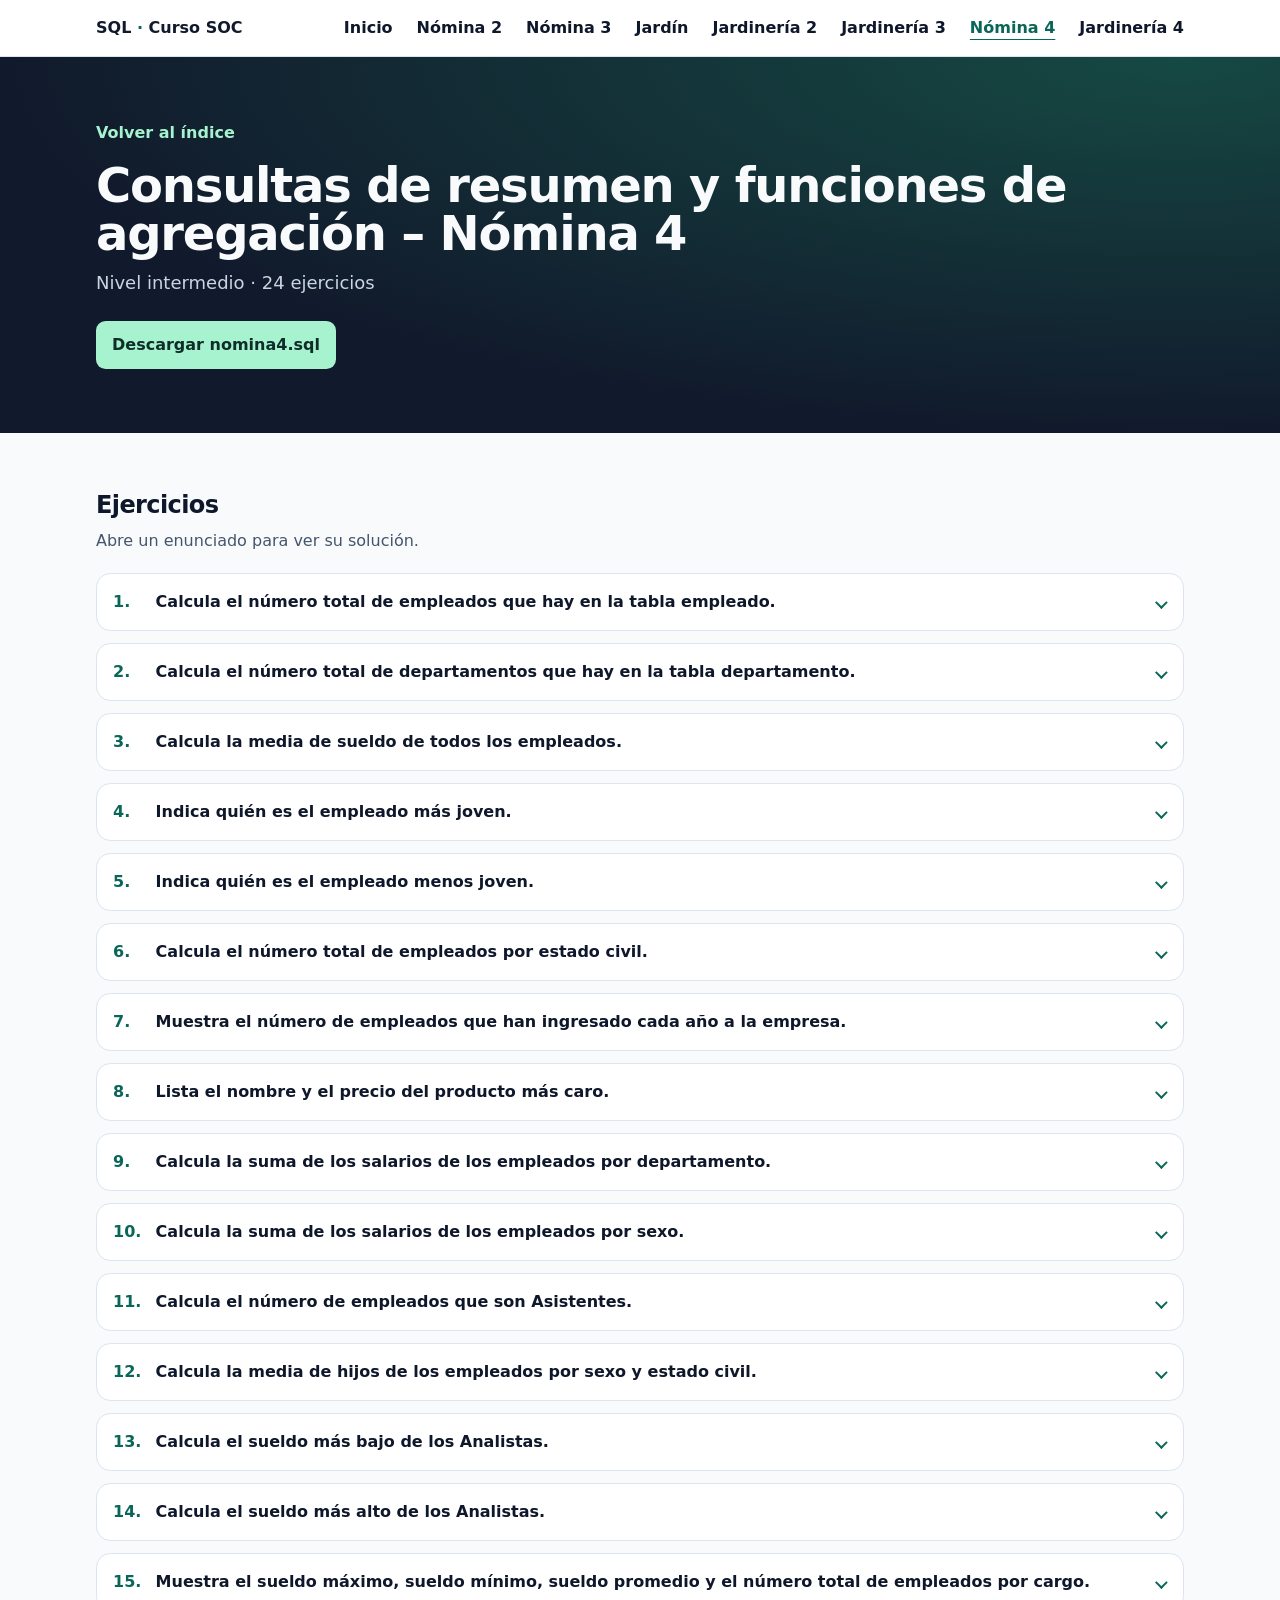
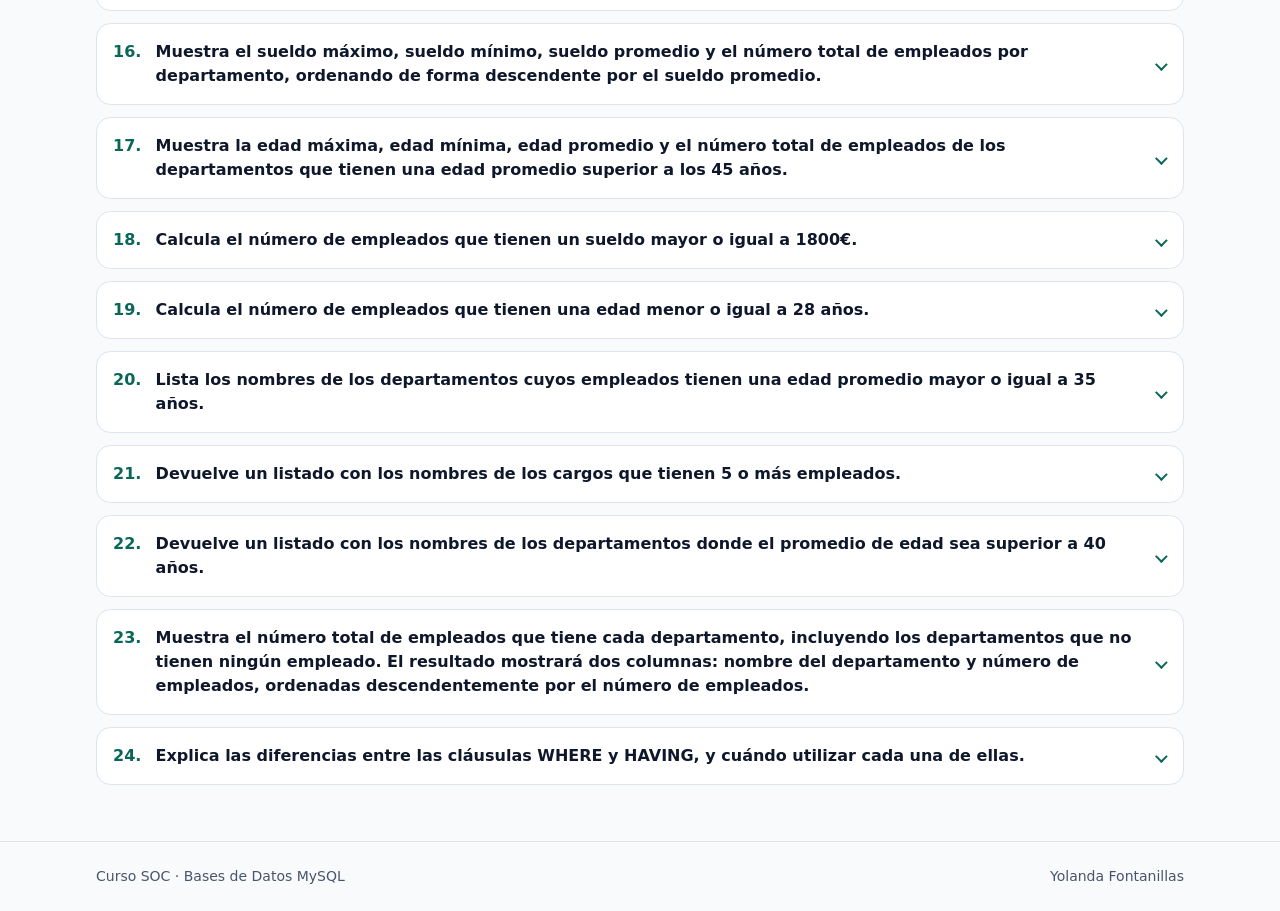
<file: nomina4.html>
<!doctype html>
<html lang="es">
<head>
  <meta charset="utf-8">
  <meta name="viewport" content="width=device-width, initial-scale=1">
  <meta name="author" content="Yolanda Fontanillas">
  <title>Consultas de resumen y funciones de agregación – Nómina 4</title>
  <link rel="stylesheet" href="./tailwind.css">
  <link rel="stylesheet" href="./estilos.css">
  <script src="./consultas.js" defer></script>
</head>
<body class="flex min-h-screen flex-col bg-slate-50 text-slate-900">
  <header class="site-header">
    <nav aria-label="Navegación principal" class="shell flex flex-wrap items-center justify-between gap-x-6 gap-y-3 py-4">
      <a class="brand" href="./index.html">SQL <span>·</span> Curso SOC</a>
      <ul class="flex flex-wrap items-center gap-x-4 gap-y-2 sm:gap-x-6">
        <li><a href="./index.html">Inicio</a></li>
        <li><a href="./nomina2.html">Nómina 2</a></li>
        <li><a href="./nomina3.html">Nómina 3</a></li>
        <li><a href="./jardin.html">Jardín</a></li>
        <li><a href="./jardineria2.html">Jardinería 2</a></li>
        <li><a href="./jardineria3.html">Jardinería 3</a></li>
        <li><a href="./nomina4.html" aria-current="page">Nómina 4</a></li>
        <li><a href="./jardineria4.html">Jardinería 4</a></li>
      </ul>
    </nav>
  </header>
  <main class="flex-1">
    <section class="hero">
      <div class="shell py-12 sm:py-16">
        <a class="back-link" href="./index.html">Volver al índice</a>
        <div class="mt-4 flex flex-wrap items-end justify-between gap-6">
          <div>
            <h1 class="text-4xl font-bold tracking-tight sm:text-5xl">Consultas de resumen y funciones de agregación – Nómina 4</h1>
            <p class="mt-3 text-lg">Nivel intermedio · 24 ejercicios</p>
          </div>
          <a class="download" href="./nomina4.sql" download>Descargar nomina4.sql</a>
        </div>
      </div>
    </section>
    <section class="shell py-10 sm:py-14" aria-labelledby="ejercicios">
      <h2 id="ejercicios" class="text-2xl font-bold tracking-tight">Ejercicios</h2>
      <p class="mt-2 mb-5 text-slate-600">Abre un enunciado para ver su solución.</p>
      <p id="estado-copia" class="sr-only" role="status"></p>
      <div class="grid gap-3">

        <details class="exercise" id="ejercicio-1">
          <summary>
            <span class="exercise-number">1.</span>
            <span>Calcula el número total de empleados que hay en la tabla empleado.</span>
          </summary>
          <div class="exercise-body">
            <div class="code-toolbar flex flex-wrap items-center justify-between gap-3">
              <span>MySQL</span>
              <button class="copy-button" type="button" aria-label="Copiar SQL del ejercicio 1" hidden>Copiar SQL</button>
            </div>
            <pre tabindex="0" aria-label="SQL del ejercicio 1"><code>SELECT COUNT(*) AS total_empleados
FROM empleado;</code></pre>
          </div>
        </details>

        <details class="exercise" id="ejercicio-2">
          <summary>
            <span class="exercise-number">2.</span>
            <span>Calcula el número total de departamentos que hay en la tabla departamento.</span>
          </summary>
          <div class="exercise-body">
            <div class="code-toolbar flex flex-wrap items-center justify-between gap-3">
              <span>MySQL</span>
              <button class="copy-button" type="button" aria-label="Copiar SQL del ejercicio 2" hidden>Copiar SQL</button>
            </div>
            <pre tabindex="0" aria-label="SQL del ejercicio 2"><code>SELECT
    COUNT(*) AS num_departamentos
FROM departamento;</code></pre>
          </div>
        </details>

        <details class="exercise" id="ejercicio-3">
          <summary>
            <span class="exercise-number">3.</span>
            <span>Calcula la media de sueldo de todos los empleados.</span>
          </summary>
          <div class="exercise-body">
            <div class="code-toolbar flex flex-wrap items-center justify-between gap-3">
              <span>MySQL</span>
              <button class="copy-button" type="button" aria-label="Copiar SQL del ejercicio 3" hidden>Copiar SQL</button>
            </div>
            <pre tabindex="0" aria-label="SQL del ejercicio 3"><code>SELECT AVG(sueldo) AS sueldo_promedio
FROM empleado;</code></pre>
          </div>
        </details>

        <details class="exercise" id="ejercicio-4">
          <summary>
            <span class="exercise-number">4.</span>
            <span>Indica quién es el empleado más joven.</span>
          </summary>
          <div class="exercise-body">
            <div class="code-toolbar flex flex-wrap items-center justify-between gap-3">
              <span>MySQL</span>
              <button class="copy-button" type="button" aria-label="Copiar SQL del ejercicio 4" hidden>Copiar SQL</button>
            </div>
            <pre tabindex="0" aria-label="SQL del ejercicio 4"><code>SELECT
    nombre,
    apellido
FROM empleado
WHERE fecha_nacimiento = (
    SELECT MAX(fecha_nacimiento)
    FROM empleado
);</code></pre>
          </div>
        </details>

        <details class="exercise" id="ejercicio-5">
          <summary>
            <span class="exercise-number">5.</span>
            <span>Indica quién es el empleado menos joven.</span>
          </summary>
          <div class="exercise-body">
            <div class="code-toolbar flex flex-wrap items-center justify-between gap-3">
              <span>MySQL</span>
              <button class="copy-button" type="button" aria-label="Copiar SQL del ejercicio 5" hidden>Copiar SQL</button>
            </div>
            <pre tabindex="0" aria-label="SQL del ejercicio 5"><code>SELECT
    nombre,
    apellido
FROM empleado
WHERE fecha_nacimiento = (
    SELECT MIN(fecha_nacimiento)
    FROM empleado
);</code></pre>
          </div>
        </details>

        <details class="exercise" id="ejercicio-6">
          <summary>
            <span class="exercise-number">6.</span>
            <span>Calcula el número total de empleados por estado civil.</span>
          </summary>
          <div class="exercise-body">
            <div class="code-toolbar flex flex-wrap items-center justify-between gap-3">
              <span>MySQL</span>
              <button class="copy-button" type="button" aria-label="Copiar SQL del ejercicio 6" hidden>Copiar SQL</button>
            </div>
            <pre tabindex="0" aria-label="SQL del ejercicio 6"><code>SELECT
    estado_civil,
    COUNT(*) AS total_empleados
FROM empleado
GROUP BY estado_civil;</code></pre>
          </div>
        </details>

        <details class="exercise" id="ejercicio-7">
          <summary>
            <span class="exercise-number">7.</span>
            <span>Muestra el número de empleados que han ingresado cada año a la empresa.</span>
          </summary>
          <div class="exercise-body">
            <div class="code-toolbar flex flex-wrap items-center justify-between gap-3">
              <span>MySQL</span>
              <button class="copy-button" type="button" aria-label="Copiar SQL del ejercicio 7" hidden>Copiar SQL</button>
            </div>
            <pre tabindex="0" aria-label="SQL del ejercicio 7"><code>SELECT
    YEAR(fecha_contrato) AS anio,
    COUNT(*) AS total_empleados
FROM empleado
GROUP BY YEAR(fecha_contrato);</code></pre>
          </div>
        </details>

        <details class="exercise" id="ejercicio-8">
          <summary>
            <span class="exercise-number">8.</span>
            <span>Lista el nombre y el precio del producto más caro.</span>
          </summary>
          <div class="exercise-body">
            <div class="code-toolbar flex flex-wrap items-center justify-between gap-3">
              <span>MySQL</span>
              <button class="copy-button" type="button" aria-label="Copiar SQL del ejercicio 8" hidden>Copiar SQL</button>
            </div>
            <pre tabindex="0" aria-label="SQL del ejercicio 8"><code>USE jardineria3;

SELECT
    nombre,
    precio_venta
FROM producto
WHERE precio_venta = (
    SELECT MAX(precio_venta)
    FROM producto
);</code></pre>
          </div>
        </details>

        <details class="exercise" id="ejercicio-9">
          <summary>
            <span class="exercise-number">9.</span>
            <span>Calcula la suma de los salarios de los empleados por departamento.</span>
          </summary>
          <div class="exercise-body">
            <div class="code-toolbar flex flex-wrap items-center justify-between gap-3">
              <span>MySQL</span>
              <button class="copy-button" type="button" aria-label="Copiar SQL del ejercicio 9" hidden>Copiar SQL</button>
            </div>
            <pre tabindex="0" aria-label="SQL del ejercicio 9"><code>SELECT
    d.departamento,
    SUM(e.sueldo) AS total_sueldos
FROM empleado AS e
INNER JOIN departamento AS d
    ON e.fk_departamento = d.pk_departamento
GROUP BY d.departamento;</code></pre>
          </div>
        </details>

        <details class="exercise" id="ejercicio-10">
          <summary>
            <span class="exercise-number">10.</span>
            <span>Calcula la suma de los salarios de los empleados por sexo.</span>
          </summary>
          <div class="exercise-body">
            <div class="code-toolbar flex flex-wrap items-center justify-between gap-3">
              <span>MySQL</span>
              <button class="copy-button" type="button" aria-label="Copiar SQL del ejercicio 10" hidden>Copiar SQL</button>
            </div>
            <pre tabindex="0" aria-label="SQL del ejercicio 10"><code>SELECT
    sexo,
    SUM(sueldo) AS total_sueldos
FROM empleado
GROUP BY sexo;</code></pre>
          </div>
        </details>

        <details class="exercise" id="ejercicio-11">
          <summary>
            <span class="exercise-number">11.</span>
            <span>Calcula el número de empleados que son Asistentes.</span>
          </summary>
          <div class="exercise-body">
            <div class="code-toolbar flex flex-wrap items-center justify-between gap-3">
              <span>MySQL</span>
              <button class="copy-button" type="button" aria-label="Copiar SQL del ejercicio 11" hidden>Copiar SQL</button>
            </div>
            <pre tabindex="0" aria-label="SQL del ejercicio 11"><code>SELECT
    COUNT(*) AS total_empleados
FROM empleado AS e
INNER JOIN cargo AS c
    ON e.fk_cargo = c.pk_cargo
WHERE c.cargo = &apos;Asistente&apos;;</code></pre>
          </div>
        </details>

        <details class="exercise" id="ejercicio-12">
          <summary>
            <span class="exercise-number">12.</span>
            <span>Calcula la media de hijos de los empleados por sexo y estado civil.</span>
          </summary>
          <div class="exercise-body">
            <div class="code-toolbar flex flex-wrap items-center justify-between gap-3">
              <span>MySQL</span>
              <button class="copy-button" type="button" aria-label="Copiar SQL del ejercicio 12" hidden>Copiar SQL</button>
            </div>
            <pre tabindex="0" aria-label="SQL del ejercicio 12"><code>SELECT
    sexo,
    estado_civil,
    AVG(hijos) AS media_hijos
FROM empleado
GROUP BY sexo, estado_civil;</code></pre>
          </div>
        </details>

        <details class="exercise" id="ejercicio-13">
          <summary>
            <span class="exercise-number">13.</span>
            <span>Calcula el sueldo más bajo de los Analistas.</span>
          </summary>
          <div class="exercise-body">
            <div class="code-toolbar flex flex-wrap items-center justify-between gap-3">
              <span>MySQL</span>
              <button class="copy-button" type="button" aria-label="Copiar SQL del ejercicio 13" hidden>Copiar SQL</button>
            </div>
            <pre tabindex="0" aria-label="SQL del ejercicio 13"><code>SELECT
    MIN(e.sueldo) AS sueldo_menor
FROM empleado AS e
INNER JOIN cargo AS c
    ON e.fk_cargo = c.pk_cargo
WHERE c.cargo = &apos;Analista&apos;;</code></pre>
          </div>
        </details>

        <details class="exercise" id="ejercicio-14">
          <summary>
            <span class="exercise-number">14.</span>
            <span>Calcula el sueldo más alto de los Analistas.</span>
          </summary>
          <div class="exercise-body">
            <div class="code-toolbar flex flex-wrap items-center justify-between gap-3">
              <span>MySQL</span>
              <button class="copy-button" type="button" aria-label="Copiar SQL del ejercicio 14" hidden>Copiar SQL</button>
            </div>
            <pre tabindex="0" aria-label="SQL del ejercicio 14"><code>SELECT
    MAX(e.sueldo) AS sueldo_mayor
FROM empleado AS e
INNER JOIN cargo AS c
    ON e.fk_cargo = c.pk_cargo
WHERE c.cargo = &apos;Analista&apos;;</code></pre>
          </div>
        </details>

        <details class="exercise" id="ejercicio-15">
          <summary>
            <span class="exercise-number">15.</span>
            <span>Muestra el sueldo máximo, sueldo mínimo, sueldo promedio y el número total de empleados por cargo.</span>
          </summary>
          <div class="exercise-body">
            <div class="code-toolbar flex flex-wrap items-center justify-between gap-3">
              <span>MySQL</span>
              <button class="copy-button" type="button" aria-label="Copiar SQL del ejercicio 15" hidden>Copiar SQL</button>
            </div>
            <pre tabindex="0" aria-label="SQL del ejercicio 15"><code>SELECT
    c.cargo,
    MAX(e.sueldo) AS sueldo_mayor,
    MIN(e.sueldo) AS sueldo_menor,
    AVG(e.sueldo) AS sueldo_promedio,
    COUNT(*) AS total_empleados
FROM empleado AS e
INNER JOIN cargo AS c
    ON e.fk_cargo = c.pk_cargo
GROUP BY c.cargo;</code></pre>
          </div>
        </details>

        <details class="exercise" id="ejercicio-16">
          <summary>
            <span class="exercise-number">16.</span>
            <span>Muestra el sueldo máximo, sueldo mínimo, sueldo promedio y el número total de empleados por departamento, ordenando de forma descendente por el sueldo promedio.</span>
          </summary>
          <div class="exercise-body">
            <div class="code-toolbar flex flex-wrap items-center justify-between gap-3">
              <span>MySQL</span>
              <button class="copy-button" type="button" aria-label="Copiar SQL del ejercicio 16" hidden>Copiar SQL</button>
            </div>
            <pre tabindex="0" aria-label="SQL del ejercicio 16"><code>SELECT
    d.departamento,
    MAX(e.sueldo) AS sueldo_mayor,
    MIN(e.sueldo) AS sueldo_menor,
    AVG(e.sueldo) AS sueldo_promedio,
    COUNT(*) AS total_empleados
FROM empleado AS e
INNER JOIN departamento AS d
    ON e.fk_departamento = d.pk_departamento
GROUP BY d.departamento
ORDER BY sueldo_promedio DESC;</code></pre>
          </div>
        </details>

        <details class="exercise" id="ejercicio-17">
          <summary>
            <span class="exercise-number">17.</span>
            <span>Muestra la edad máxima, edad mínima, edad promedio y el número total de empleados de los departamentos que tienen una edad promedio superior a los 45 años.</span>
          </summary>
          <div class="exercise-body">
            <div class="code-toolbar flex flex-wrap items-center justify-between gap-3">
              <span>MySQL</span>
              <button class="copy-button" type="button" aria-label="Copiar SQL del ejercicio 17" hidden>Copiar SQL</button>
            </div>
            <pre tabindex="0" aria-label="SQL del ejercicio 17"><code>SELECT
    d.departamento,
    MAX(TIMESTAMPDIFF(YEAR, e.fecha_nacimiento, CURDATE())) AS edad_maxima,
    MIN(TIMESTAMPDIFF(YEAR, e.fecha_nacimiento, CURDATE())) AS edad_minima,
    AVG(TIMESTAMPDIFF(YEAR, e.fecha_nacimiento, CURDATE())) AS edad_promedio,
    COUNT(*) AS total_empleados
FROM empleado AS e
INNER JOIN departamento AS d
    ON e.fk_departamento = d.pk_departamento
GROUP BY d.departamento
HAVING edad_promedio &gt; 45;</code></pre>
          </div>
        </details>

        <details class="exercise" id="ejercicio-18">
          <summary>
            <span class="exercise-number">18.</span>
            <span>Calcula el número de empleados que tienen un sueldo mayor o igual a 1800€.</span>
          </summary>
          <div class="exercise-body">
            <div class="code-toolbar flex flex-wrap items-center justify-between gap-3">
              <span>MySQL</span>
              <button class="copy-button" type="button" aria-label="Copiar SQL del ejercicio 18" hidden>Copiar SQL</button>
            </div>
            <pre tabindex="0" aria-label="SQL del ejercicio 18"><code>SELECT
    COUNT(*) AS total_empleados
FROM empleado
WHERE sueldo &gt;= 1800;</code></pre>
          </div>
        </details>

        <details class="exercise" id="ejercicio-19">
          <summary>
            <span class="exercise-number">19.</span>
            <span>Calcula el número de empleados que tienen una edad menor o igual a 28 años.</span>
          </summary>
          <div class="exercise-body">
            <div class="code-toolbar flex flex-wrap items-center justify-between gap-3">
              <span>MySQL</span>
              <button class="copy-button" type="button" aria-label="Copiar SQL del ejercicio 19" hidden>Copiar SQL</button>
            </div>
            <pre tabindex="0" aria-label="SQL del ejercicio 19"><code>SELECT
    COUNT(*) AS total_empleados
FROM empleado AS e
WHERE (TIMESTAMPDIFF(YEAR, e.fecha_nacimiento, CURDATE())) &lt;= 28;</code></pre>
          </div>
        </details>

        <details class="exercise" id="ejercicio-20">
          <summary>
            <span class="exercise-number">20.</span>
            <span>Lista los nombres de los departamentos cuyos empleados tienen una edad promedio mayor o igual a 35 años.</span>
          </summary>
          <div class="exercise-body">
            <div class="code-toolbar flex flex-wrap items-center justify-between gap-3">
              <span>MySQL</span>
              <button class="copy-button" type="button" aria-label="Copiar SQL del ejercicio 20" hidden>Copiar SQL</button>
            </div>
            <pre tabindex="0" aria-label="SQL del ejercicio 20"><code>SELECT
    d.departamento,
    AVG(TIMESTAMPDIFF(YEAR, e.fecha_nacimiento, CURDATE())) AS edad_promedio
FROM empleado AS e
INNER JOIN departamento AS d
    ON e.fk_departamento = d.pk_departamento
GROUP BY d.departamento
HAVING edad_promedio &gt;= 35;</code></pre>
          </div>
        </details>

        <details class="exercise" id="ejercicio-21">
          <summary>
            <span class="exercise-number">21.</span>
            <span>Devuelve un listado con los nombres de los cargos que tienen 5 o más empleados.</span>
          </summary>
          <div class="exercise-body">
            <div class="code-toolbar flex flex-wrap items-center justify-between gap-3">
              <span>MySQL</span>
              <button class="copy-button" type="button" aria-label="Copiar SQL del ejercicio 21" hidden>Copiar SQL</button>
            </div>
            <pre tabindex="0" aria-label="SQL del ejercicio 21"><code>SELECT
    c.cargo
FROM cargo AS c
INNER JOIN empleado AS e
    ON e.fk_cargo = c.pk_cargo
GROUP BY c.cargo
HAVING COUNT(*) &gt;= 5;</code></pre>
          </div>
        </details>

        <details class="exercise" id="ejercicio-22">
          <summary>
            <span class="exercise-number">22.</span>
            <span>Devuelve un listado con los nombres de los departamentos donde el promedio de edad sea superior a 40 años.</span>
          </summary>
          <div class="exercise-body">
            <div class="code-toolbar flex flex-wrap items-center justify-between gap-3">
              <span>MySQL</span>
              <button class="copy-button" type="button" aria-label="Copiar SQL del ejercicio 22" hidden>Copiar SQL</button>
            </div>
            <pre tabindex="0" aria-label="SQL del ejercicio 22"><code>SELECT
    d.departamento,
    AVG(TIMESTAMPDIFF(YEAR, e.fecha_nacimiento, CURDATE())) AS edad_promedio
FROM empleado AS e
INNER JOIN departamento AS d
    ON e.fk_departamento = d.pk_departamento
GROUP BY d.departamento
HAVING edad_promedio &gt; 40;</code></pre>
          </div>
        </details>

        <details class="exercise" id="ejercicio-23">
          <summary>
            <span class="exercise-number">23.</span>
            <span>Muestra el número total de empleados que tiene cada departamento, incluyendo los departamentos que no tienen ningún empleado. El resultado mostrará dos columnas: nombre del departamento y número de empleados, ordenadas descendentemente por el número de empleados.</span>
          </summary>
          <div class="exercise-body">
            <div class="code-toolbar flex flex-wrap items-center justify-between gap-3">
              <span>MySQL</span>
              <button class="copy-button" type="button" aria-label="Copiar SQL del ejercicio 23" hidden>Copiar SQL</button>
            </div>
            <pre tabindex="0" aria-label="SQL del ejercicio 23"><code>SELECT
    d.departamento,
    COUNT(e.pk_empleado) AS total_empleados
FROM departamento AS d
LEFT JOIN empleado AS e
    ON e.fk_departamento = d.pk_departamento
GROUP BY d.departamento
ORDER BY total_empleados DESC;</code></pre>
          </div>
        </details>

        <details class="exercise" id="ejercicio-24">
          <summary>
            <span class="exercise-number">24.</span>
            <span>Explica las diferencias entre las cláusulas WHERE y HAVING, y cuándo utilizar cada una de ellas.</span>
          </summary>
          <div class="exercise-notes">
            <p>WHERE filtra registros individuales antes de la agrupación.</p>
            <p>HAVING filtra los resultados agrupados después de la agrupación.</p>
          </div>
        </details>

      </div>
    </section>
  </main>
  <footer class="site-footer">
    <div class="shell flex flex-wrap justify-between gap-x-8 gap-y-2 py-6">
      <p>Curso SOC · Bases de Datos MySQL</p>
      <p>Yolanda Fontanillas</p>
    </div>
  </footer>
</body>
</html>
</file>
<file: estilos.css>
/* Paleta y componentes compartidos entre las tres páginas. */
:root {
  color-scheme: light;
  font-family: system-ui, sans-serif;
  --ink: #111a2c;
  --muted: #46556d;
  --accent: #0a6658;
  --line: #dce4ed;
}

.shell { width: min(100% - 2rem, 68rem); margin-inline: auto; }
.site-header { background: #fff; border-bottom: 1px solid var(--line); }
.site-header a { font-weight: 650; }
.brand { color: var(--ink); }
.brand span, .site-header [aria-current="page"] { color: var(--accent); }
.site-header [aria-current="page"] { text-decoration: underline; text-underline-offset: .35em; }
.site-header a:hover, .back-link:hover { text-decoration: underline; }
.site-footer { border-top: 1px solid var(--line); color: var(--muted); font-size: .875rem; }

.hero {
  background: radial-gradient(ellipse at 92% 0%, #164943, transparent 70%), var(--ink);
  color: #f8fafc;
}
.hero p { color: #cbd5e1; }
.hero .eyebrow, .back-link { color: #a7f3d0; font-weight: 650; }
.eyebrow { letter-spacing: .07em; font-size: .875rem; }
.download {
  display: inline-block;
  border-radius: .6rem;
  padding: .75rem 1rem;
  background: #a7f3d0;
  color: #102e29;
  font-weight: 700;
}
.download:hover { background: #d1fae5; }

.card, .panel, .exercise {
  border: 1px solid var(--line);
  border-radius: .9rem;
  background: #fff;
}
.card, .panel { padding: clamp(1.25rem, 4vw, 2rem); }
.card { display: flex; flex-direction: column; align-items: flex-start; }
.card:hover { border-color: var(--accent); box-shadow: 0 6px 18px #111a2c12; }
.card p { color: var(--muted); }
.card-action { margin-top: auto; padding-top: 1.25rem; color: var(--accent); font-weight: 700; }
.badge { border-radius: 2rem; padding: .25rem .7rem; background: #eef2f6; color: #36465d; font-size: .875rem; }
.badge-active { background: #dcfce7; color: #11543e; }

.exercise { min-width: 0; }
.exercise summary {
  display: grid;
  grid-template-columns: 2.75ch minmax(0, 1fr) .6rem;
  align-items: baseline;
  gap: .75rem;
  padding: 1rem;
  cursor: pointer;
  list-style: none;
  font-weight: 600;
}
.exercise summary::-webkit-details-marker { display: none; }
.exercise summary:hover { background: #f0fdfa; border-radius: inherit; }
.exercise summary::after {
  content: "";
  align-self: center;
  width: .55rem;
  height: .55rem;
  border: solid var(--accent);
  border-width: 0 2px 2px 0;
  transform: rotate(45deg);
}
.exercise[open] summary::after { transform: rotate(225deg); }
.exercise-number { color: var(--accent); font-variant-numeric: tabular-nums; }
.exercise-notes { padding: 0 1rem 1rem; color: var(--muted); overflow-wrap: anywhere; }
.exercise-notes p + p { margin-top: .5rem; }
.exercise-notes ul { list-style: disc; padding-inline-start: 1.5rem; }
.exercise-body { margin: 0 1rem 1rem; border-radius: .65rem; background: var(--ink); color: #e2e8f0; }
.code-toolbar { padding: .625rem .9rem; border-bottom: 1px solid #3b4b60; font-size: .875rem; }
.copy-button { padding: .3rem .7rem; border: 1px solid #72839c; border-radius: .4rem; color: #f8fafc; cursor: pointer; }
.copy-button:hover { background: #2a3a52; }
.exercise pre { overflow-x: auto; padding: 1rem; font-size: .875rem; line-height: 1.65; }
.sql-keyword { color: #a5b4fc; }
.sql-function { color: #7dd3fc; }
.sql-string { color: #86efac; }
.sql-number { color: #fcd34d; }
.sql-comment { color: #a5b4c7; }

:focus-visible { outline: 3px solid #279c88; outline-offset: 3px; }
.hero :focus-visible, .exercise-body :focus-visible { outline-color: #a7f3d0; }
</file>
